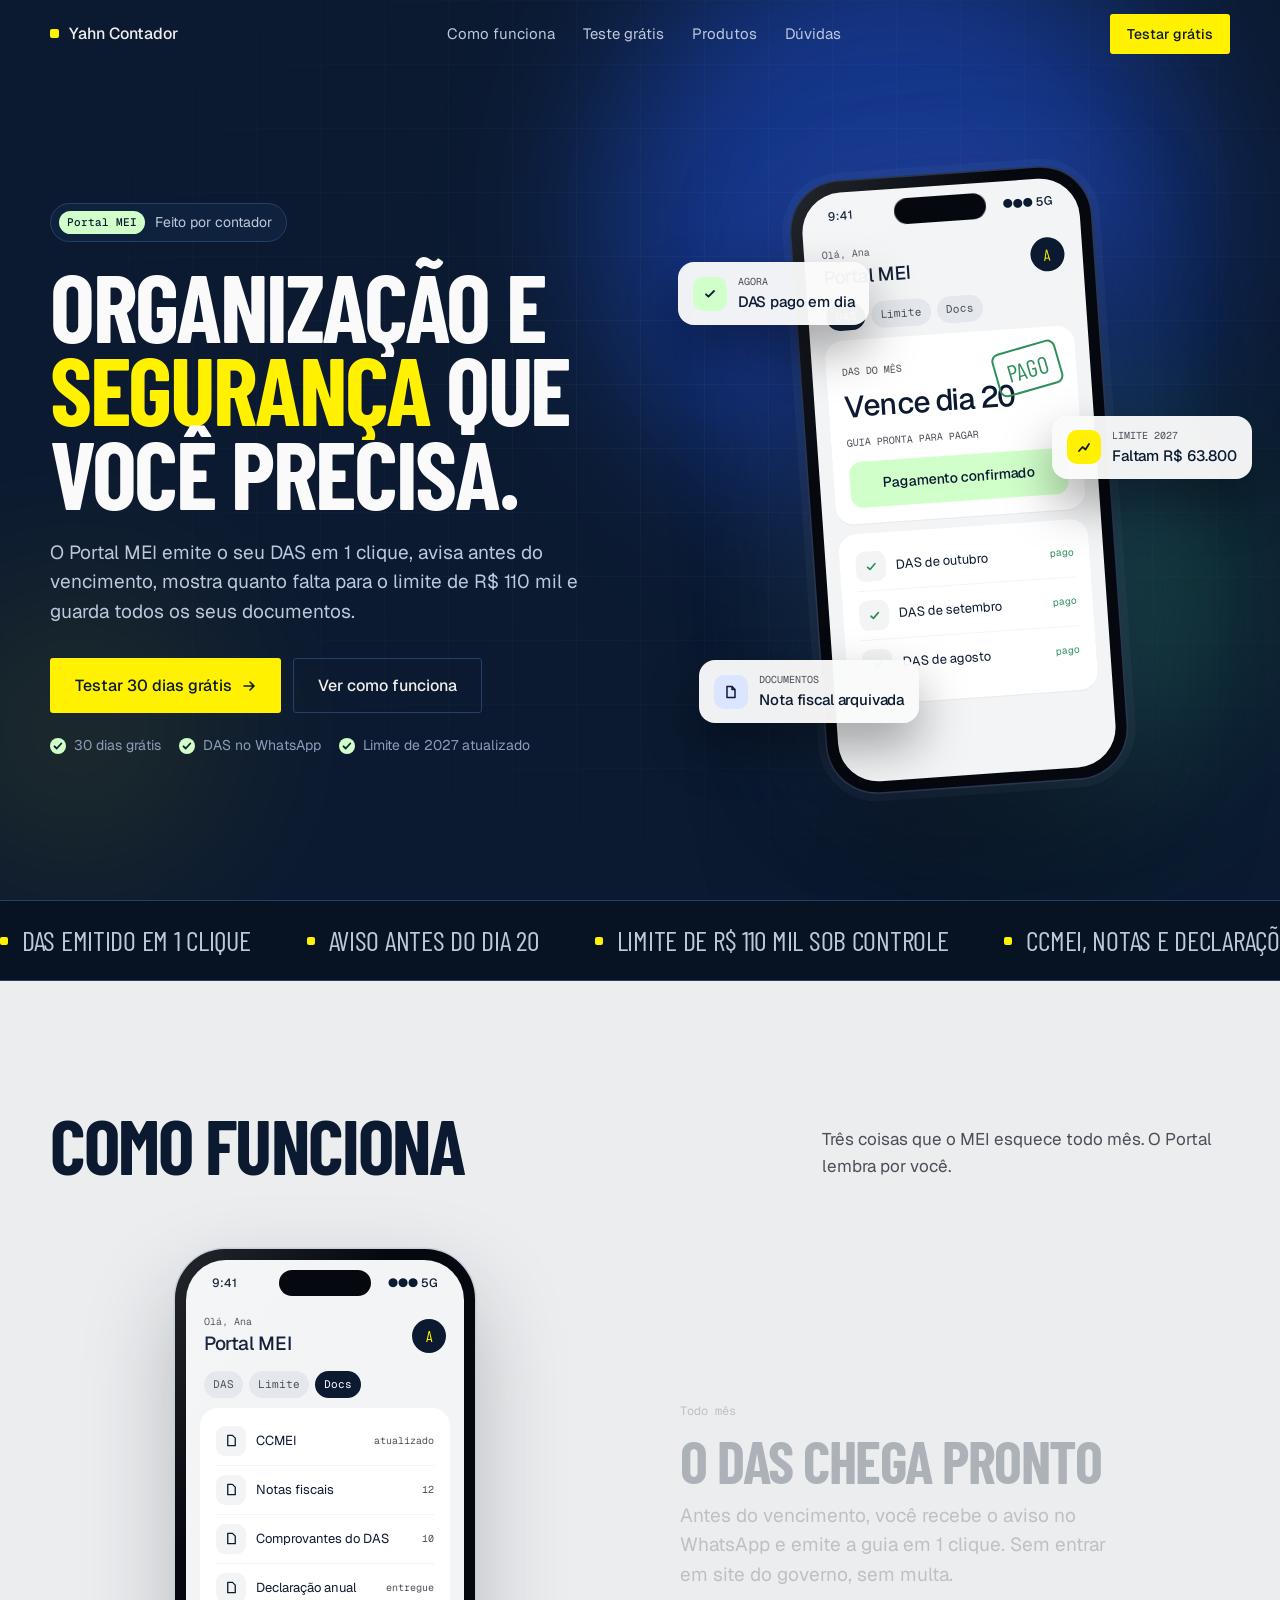
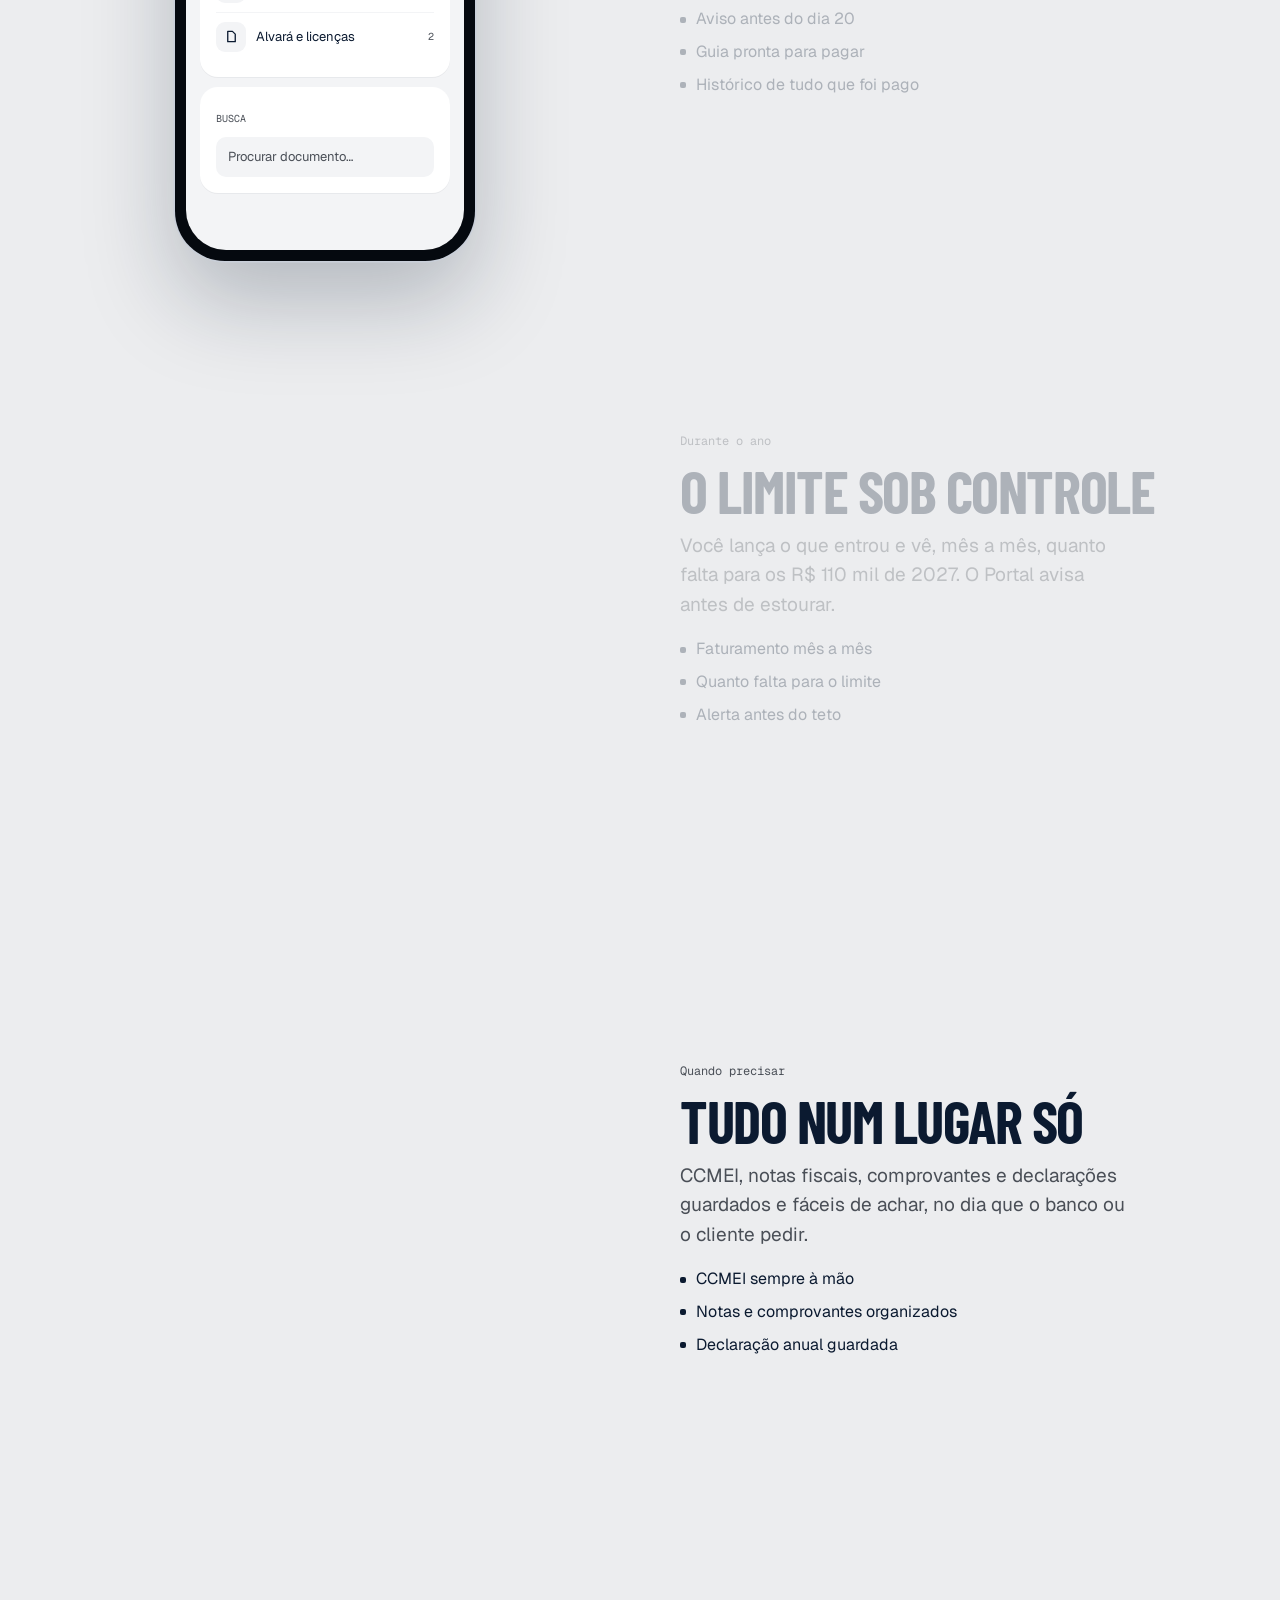
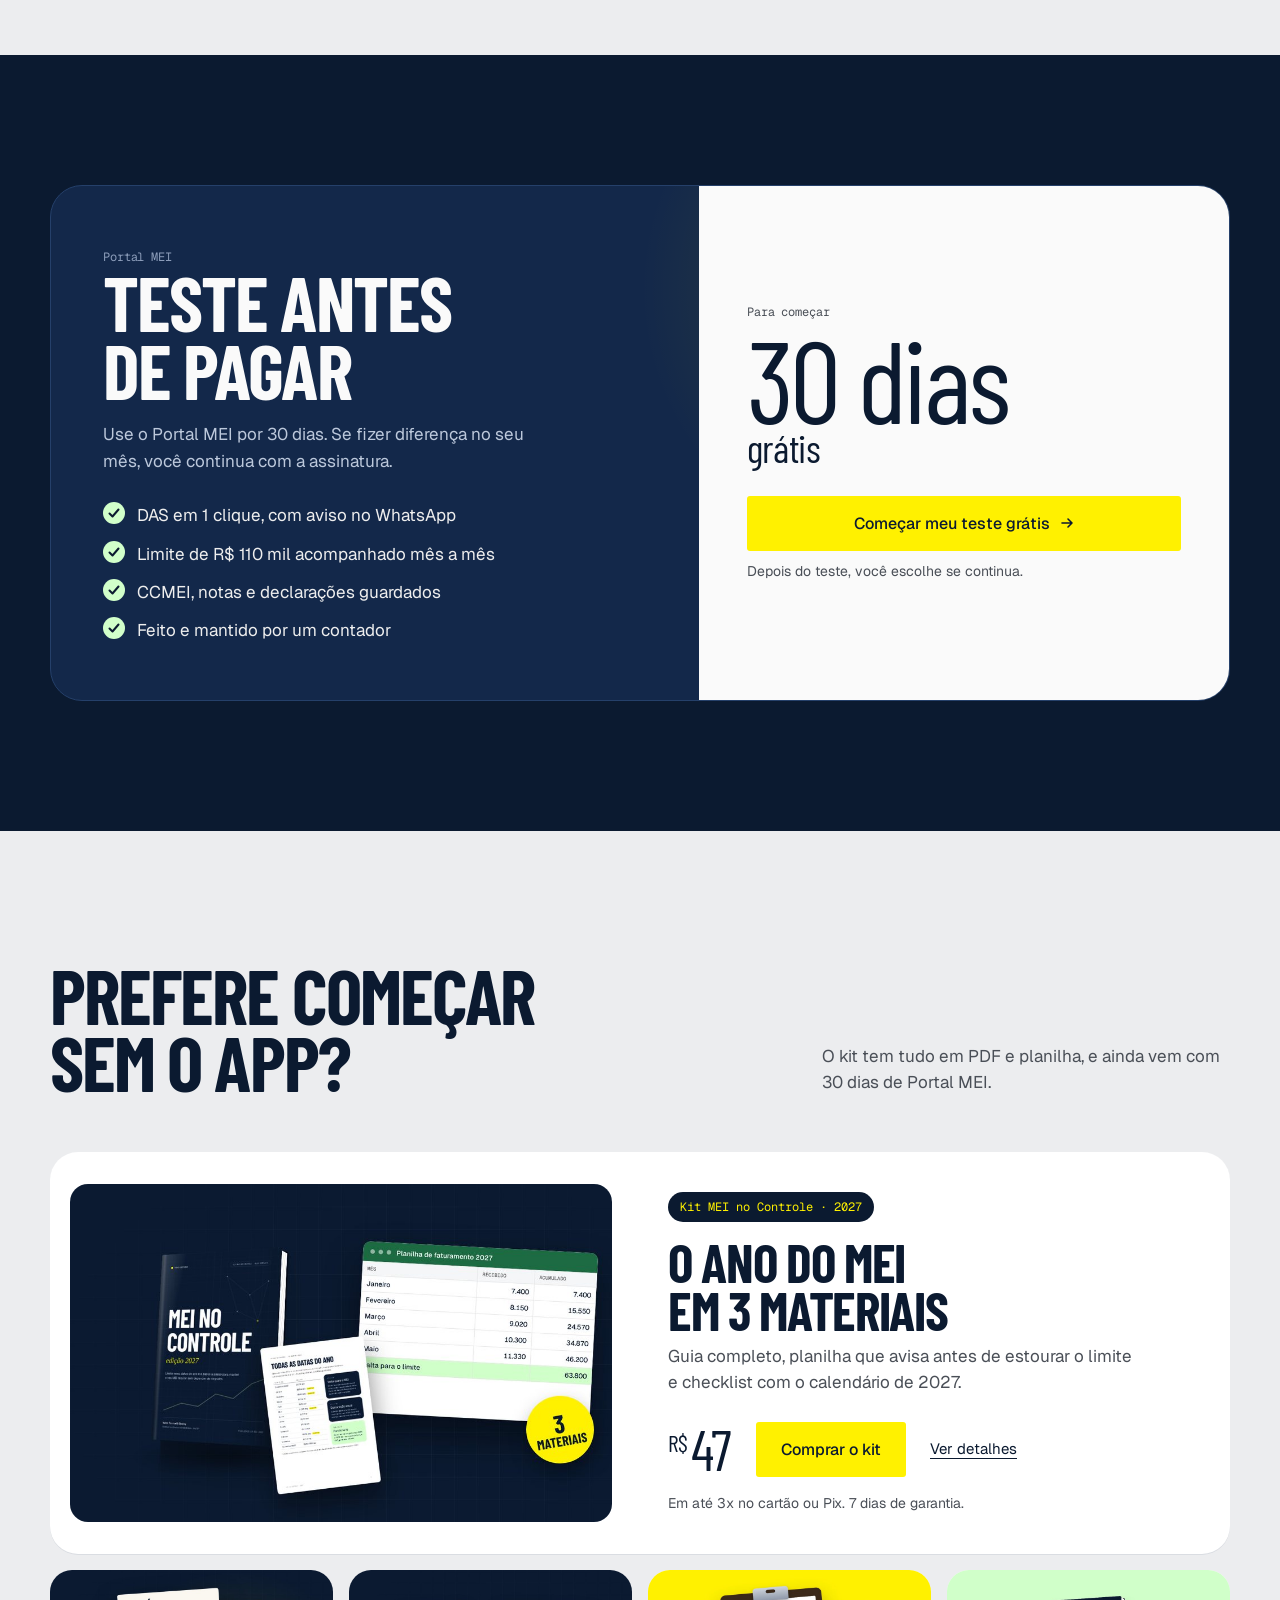
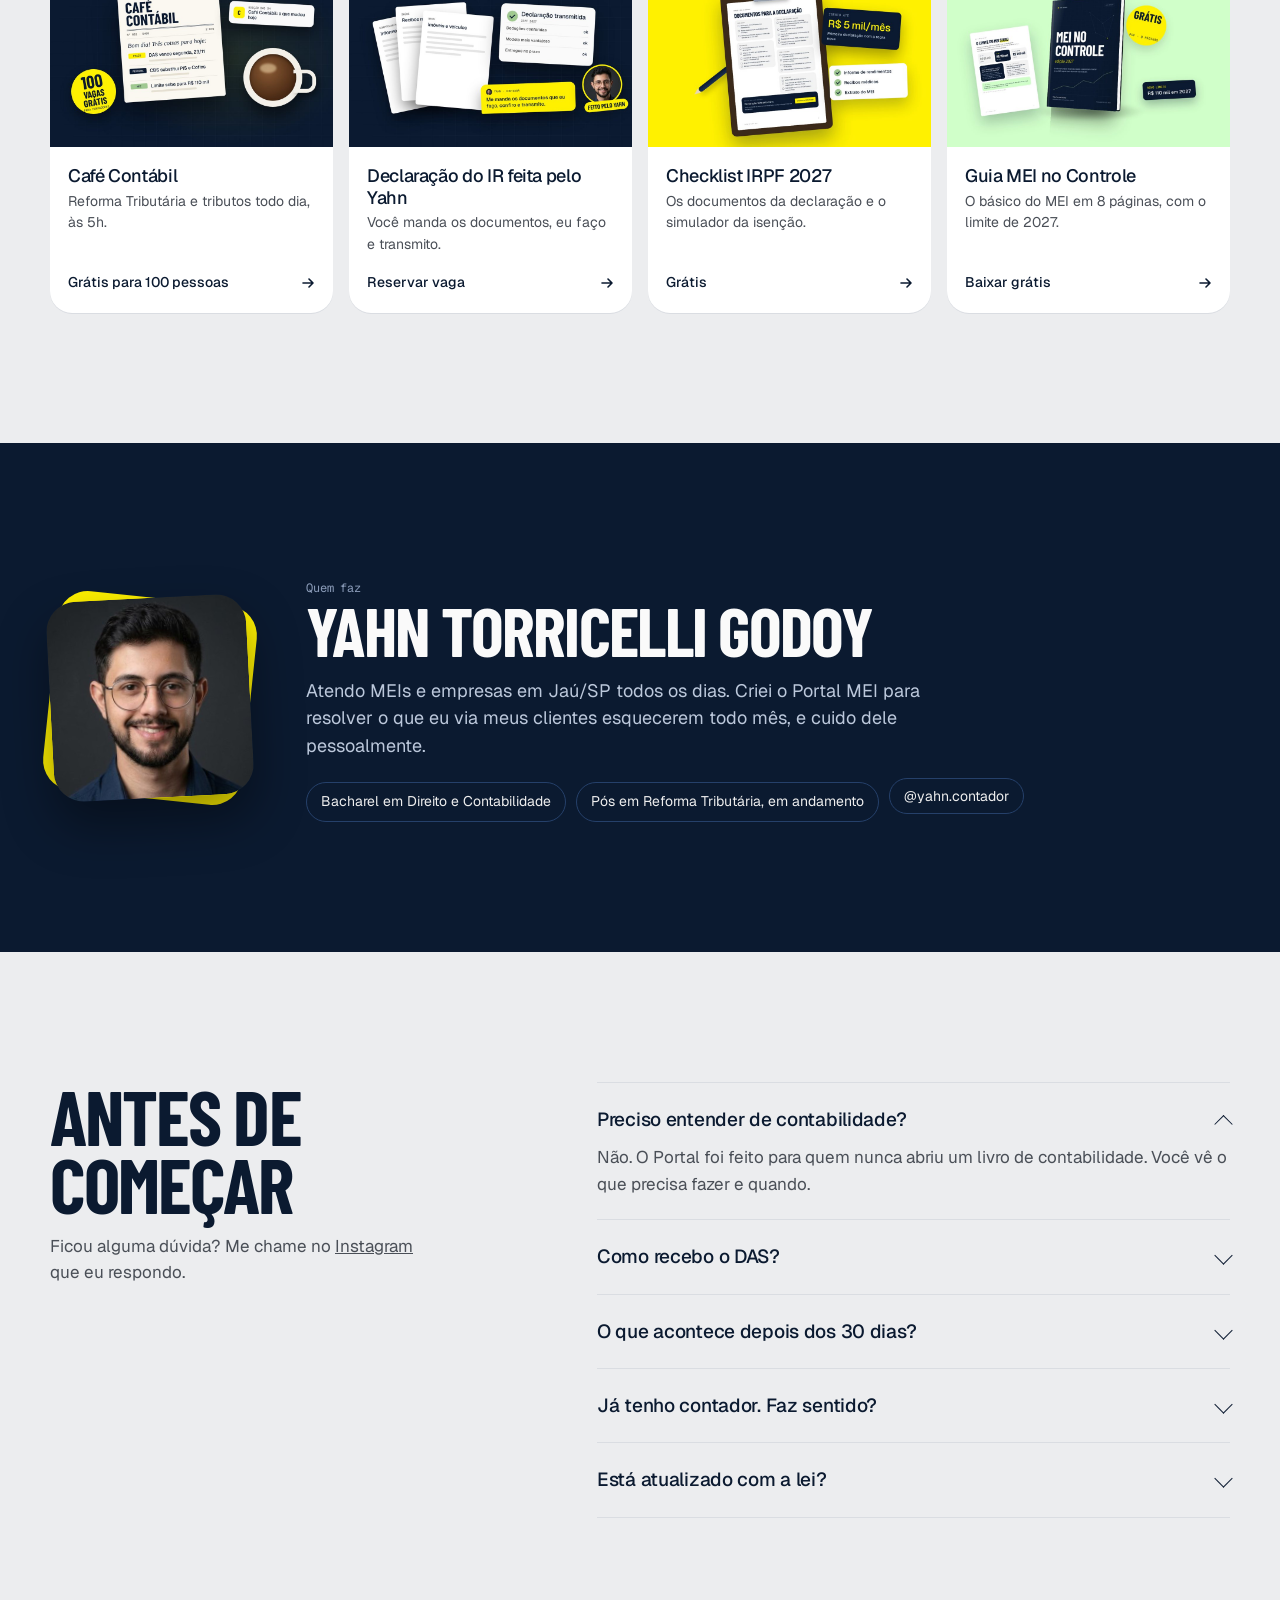
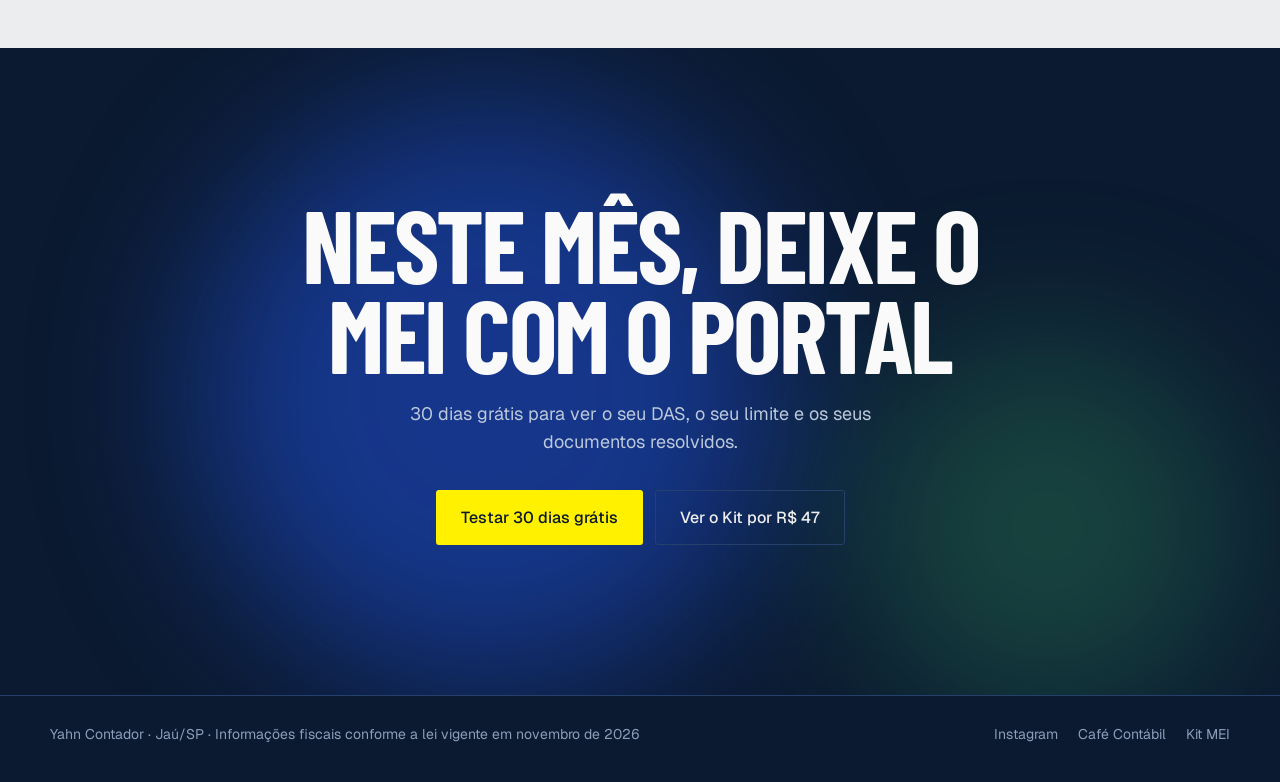
<file: index.html>
<!DOCTYPE html>
<html lang="pt-BR">
<head>
<meta charset="utf-8">
<meta name="viewport" content="width=device-width, initial-scale=1">
<title>Portal MEI · organização e segurança para o seu MEI · Yahn Contador</title>
<meta name="description" content="O Portal MEI emite o DAS, acompanha o limite de R$ 110 mil e guarda os documentos do seu MEI. Feito por contador. Teste 30 dias grátis.">
<meta name="theme-color" content="#0B1A30">
<link rel="preconnect" href="https://fonts.googleapis.com">
<link rel="preconnect" href="https://fonts.gstatic.com" crossorigin>
<link href="https://fonts.googleapis.com/css2?family=Barlow+Condensed:wght@700&family=Geist:wght@400;500&family=Geist+Mono:wght@400&family=Instrument+Serif:ital@0;1&display=swap" rel="stylesheet">
<style>
:root{
  --canvas:#0B1A30; --deep:#071222; --lift:#13284A; --stroke:#25406A; --muted:#8C9DBA; --stone:#BCC8DB;
  --bone:#EEEEEE; --chalk:#FAFAFA; --light:#ECEDEF; --card:#FFFFFF; --mist:#F3F4F6; --slate:#4A4F57; --line:#DADDE2;
  --act:#FFF100; --mint:#D1FFCA; --green:#A0CA92; --leaf:#2F8F5B; --blue:#4F7BFF;
  --display:"Barlow Condensed","Arial Narrow",Impact,sans-serif;
  --body:"Geist",Inter,system-ui,-apple-system,"Segoe UI",sans-serif;
  --mono:"Geist Mono",ui-monospace,Menlo,monospace;
  --serif:"Instrument Serif",Georgia,serif;
  --ease:cubic-bezier(.2,.7,.2,1);
  --spring:cubic-bezier(.34,1.56,.64,1);
}
*{box-sizing:border-box;margin:0;padding:0}
html{scroll-behavior:smooth}
body{background:var(--canvas);color:var(--bone);font-family:var(--body);font-size:17px;line-height:1.55;-webkit-font-smoothing:antialiased;overflow-x:hidden}
a{color:inherit}
img{max-width:100%;height:auto;display:block}
:focus-visible{outline:2px solid var(--act);outline-offset:3px;border-radius:4px}
.wrap{width:min(1180px,100% - 48px);margin-inline:auto}
.disp{font-family:var(--display);font-weight:700;text-transform:uppercase;line-height:.88;letter-spacing:-.025em;text-wrap:balance}
.serif{font-family:var(--serif);font-style:italic;font-weight:400}
.label{font-family:var(--mono);font-size:12px;letter-spacing:-.01em;color:var(--muted)}
.btn{position:relative;display:inline-flex;align-items:center;justify-content:center;gap:10px;font:500 16px var(--body);text-decoration:none;padding:16px 24px;border-radius:3px;border:1px solid transparent;cursor:pointer;transition:background .2s var(--ease),border-color .2s var(--ease),transform .2s var(--ease);overflow:hidden}
.btn-act{background:var(--act);color:var(--canvas)}
.btn-act:hover{background:#fff766}
.btn-act::after{content:"";position:absolute;inset:0;background:linear-gradient(110deg,transparent 30%,rgba(255,255,255,.65) 50%,transparent 70%);transform:translateX(-120%);animation:shine 4.5s var(--ease) 2.2s infinite}
@keyframes shine{0%,70%{transform:translateX(-120%)}100%{transform:translateX(120%)}}
.btn-line{border-color:var(--stroke);color:var(--bone)}
.btn-line:hover{border-color:var(--bone)}
.btn-dark{background:var(--canvas);color:var(--chalk)}
.btn-dark:hover{background:var(--lift)}
.btn .arr{display:inline-block;width:14px;height:14px;transition:transform .25s var(--ease)}
.btn:hover .arr{transform:translateX(3px)}
.link{font-size:15px;text-underline-offset:4px;text-decoration-thickness:1px}

/* topo */
.nav{position:fixed;inset:0 0 auto;z-index:50;transition:background .3s var(--ease),border-color .3s var(--ease);border-bottom:1px solid transparent}
.nav.on{background:rgba(11,26,48,.82);backdrop-filter:saturate(1.4) blur(14px);border-color:rgba(37,64,106,.6)}
.nav .wrap{display:flex;align-items:center;justify-content:space-between;height:68px;gap:20px}
.brand{display:flex;align-items:center;gap:10px;text-decoration:none;font-weight:500;font-size:16px}
.brand i{width:9px;height:9px;border-radius:2px;background:var(--act)}
.nav nav{display:flex;gap:28px;font-size:15px;color:var(--stone)}
.nav nav a{text-decoration:none;transition:color .2s}
.nav nav a:hover{color:var(--chalk)}
.nav .btn{padding:10px 16px;font-size:14px}
.nav .btn::after{display:none}

/* herói */
.hero{position:relative;min-height:100svh;display:flex;flex-direction:column;justify-content:center;padding:120px 0 60px;overflow:hidden;isolation:isolate}
.aura{position:absolute;inset:-20%;z-index:-2;pointer-events:none}
.aura i{position:absolute;border-radius:50%;filter:blur(80px);opacity:.55}
.aura i:nth-child(1){width:46vw;height:46vw;left:48%;top:8%;background:#1F4FD6;animation:drift 18s ease-in-out infinite alternate}
.aura i:nth-child(2){width:30vw;height:30vw;left:62%;top:46%;background:#2F8F5B;opacity:.35;animation:drift 22s ease-in-out -6s infinite alternate-reverse}
.aura i:nth-child(3){width:24vw;height:24vw;left:10%;top:60%;background:#FFF100;opacity:.07;animation:drift 26s ease-in-out -3s infinite alternate}
@keyframes drift{to{transform:translate(-8vw,6vh) scale(1.15)}}
.hero::before{content:"";position:absolute;inset:0;z-index:-1;pointer-events:none;background-image:linear-gradient(rgba(140,157,186,.07) 1px,transparent 1px),linear-gradient(90deg,rgba(140,157,186,.07) 1px,transparent 1px);background-size:64px 64px;-webkit-mask-image:radial-gradient(70% 70% at 60% 40%,#000,transparent);mask-image:radial-gradient(70% 70% at 60% 40%,#000,transparent)}
.hero-grid{display:grid;grid-template-columns:1.05fr .95fr;gap:40px;align-items:center}
.eyebrow{display:inline-flex;align-items:center;gap:10px;font-size:14px;color:var(--stone);border:1px solid var(--stroke);border-radius:999px;padding:7px 14px 7px 8px;background:rgba(19,40,74,.5)}
.eyebrow b{white-space:nowrap;font-weight:500;font-family:var(--mono);font-size:11px;background:var(--mint);color:var(--canvas);border-radius:999px;padding:3px 8px}
.hero h1{font-size:clamp(60px,7.4vw,120px);color:var(--chalk);margin-top:22px}
.hero h1 .w{display:inline-block;overflow:hidden;vertical-align:top;padding:.16em .02em .1em;margin:-.16em -.02em -.1em}
.hero-grid>*{min-width:0}
.hero h1 .w>span{display:inline-block}
.hero h1 em{font-style:normal;color:var(--act)}
.hero .lead{font-size:19px;color:var(--stone);max-width:29em;margin:24px 0 32px}
.ctas{display:flex;gap:12px;flex-wrap:wrap;align-items:center}
.small{display:flex;gap:18px;flex-wrap:wrap;margin-top:22px;font-size:14px;color:var(--muted)}
.small span{display:inline-flex;align-items:center;gap:8px}
.small span::before{content:"";width:16px;height:16px;border-radius:50%;background:var(--mint) url("data:image/svg+xml,%3Csvg xmlns='http://www.w3.org/2000/svg' viewBox='0 0 16 16'%3E%3Cpath d='M4.5 8.3l2.2 2.2 4.6-5' fill='none' stroke='%230B1A30' stroke-width='1.8' stroke-linecap='round' stroke-linejoin='round'/%3E%3C/svg%3E") center/16px no-repeat}

/* celular */
.stage{position:relative;height:640px;display:grid;place-items:center}
.phone{position:relative;width:300px;height:612px;border-radius:50px;background:#05090F;padding:11px;box-shadow:0 0 0 1.5px #2a3550,0 0 0 9px rgba(255,255,255,.03),0 60px 120px rgba(0,0,0,.55),0 0 120px rgba(79,123,255,.25)}
.phone::after{content:"";position:absolute;inset:0;border-radius:50px;pointer-events:none;background:linear-gradient(125deg,rgba(255,255,255,.12),transparent 30%)}
.scr{position:relative;width:100%;height:100%;border-radius:40px;overflow:hidden;background:var(--mist);color:var(--canvas)}
.island{position:absolute;left:50%;top:10px;width:92px;height:26px;border-radius:20px;background:#05090F;transform:translateX(-50%);z-index:6}
.sbar{display:flex;justify-content:space-between;padding:14px 26px 0;font-size:12px;font-weight:500;height:40px}
.app-h{display:flex;justify-content:space-between;align-items:center;padding:14px 18px 8px}
.app-h b{font-size:19px;letter-spacing:-.02em;font-weight:500}
.app-h small{display:block;font-family:var(--mono);font-size:10px;color:var(--slate)}
.av{width:34px;height:34px;border-radius:50%;background:var(--canvas);color:var(--act);display:grid;place-items:center;font-family:var(--display);font-size:16px}
.tabs{display:flex;gap:6px;padding:4px 18px 10px}
.tabs span{font-size:11px;font-family:var(--mono);padding:5px 9px;border-radius:999px;background:#e4e7ec;color:var(--slate);transition:background .3s,color .3s}
.tabs span.on{background:var(--canvas);color:var(--chalk)}
.views{position:relative;height:430px}
.view{position:absolute;inset:0;padding:0 14px;display:grid;gap:10px;align-content:start;opacity:0;transform:translateX(24px);transition:opacity .5s var(--ease),transform .5s var(--ease);pointer-events:none}
.view.on{opacity:1;transform:none}
.view.out{opacity:0;transform:translateX(-24px)}
.box{background:#fff;border-radius:18px;padding:16px;box-shadow:0 1px 0 rgba(11,26,48,.05)}
.box .k{font-family:var(--mono);font-size:10px;color:var(--slate);text-transform:uppercase}
.box .v{font-size:30px;letter-spacing:-.03em;font-weight:500;margin-top:2px;font-variant-numeric:tabular-nums}
.pay{margin-top:12px;display:flex;align-items:center;justify-content:center;gap:8px;background:var(--act);border-radius:12px;padding:12px;font-size:14px;font-weight:500;position:relative;overflow:hidden}
.pay.done{background:var(--mint)}
.row{display:flex;align-items:center;gap:10px;padding:9px 0;font-size:13px;border-top:1px solid var(--mist)}
.row:first-child{border:0;padding-top:2px}
.row i{width:30px;height:30px;border-radius:9px;background:var(--mist);flex:none;display:grid;place-items:center}
.row i svg{width:15px;height:15px}
.row span{margin-left:auto;font-family:var(--mono);font-size:10px;color:var(--slate)}
.row span.ok{color:var(--leaf)}
.meter{height:12px;border-radius:6px;background:#e4e7ec;overflow:hidden;margin-top:12px}
.meter i{display:block;height:100%;width:0;border-radius:6px;background:linear-gradient(90deg,var(--canvas),#1F4FD6);transition:width 1.4s var(--ease)}
.bars{display:flex;align-items:flex-end;gap:6px;height:90px;margin-top:8px}
.bars i{flex:1;border-radius:5px 5px 2px 2px;background:#cdd6ea;height:0;transition:height .9s var(--ease)}
.bars i.hi{background:var(--canvas)}
.months{display:flex;gap:6px;margin-top:6px}
.months span{flex:1;text-align:center;font-family:var(--mono);font-size:9px;color:var(--slate)}
.warn{display:flex;gap:10px;align-items:center;background:#FFF9C2;border-radius:14px;padding:12px 14px;font-size:13px}
.warn b{font-weight:500}
.notif{position:absolute;left:10px;right:10px;top:46px;z-index:5;background:rgba(255,255,255,.92);backdrop-filter:blur(10px);border-radius:18px;padding:11px 12px;display:flex;gap:10px;align-items:center;box-shadow:0 14px 30px rgba(11,26,48,.18);transform:translateY(-220%);opacity:0;transition:transform .6s var(--spring),opacity .3s}
.notif.on{transform:none;opacity:1}
.notif .ic{width:36px;height:36px;border-radius:10px;background:var(--canvas);color:var(--act);display:grid;place-items:center;font-family:var(--display);font-size:16px;flex:none}
.notif small{display:flex;justify-content:space-between;font-size:10px;font-family:var(--mono);color:var(--slate);text-transform:uppercase}
.notif p{font-size:13px;line-height:1.3;font-weight:500}
.stamp{position:absolute;right:16px;top:18px;font-family:var(--display);font-size:24px;color:var(--leaf);border:2.5px solid var(--leaf);border-radius:8px;padding:2px 10px;transform:rotate(-12deg) scale(2);opacity:0;transition:opacity .3s,transform .45s var(--spring)}
.stamp.on{opacity:1;transform:rotate(-12deg) scale(1)}

/* chips em volta */
.float{position:absolute;z-index:3;background:rgba(250,250,250,.96);color:var(--canvas);border-radius:16px;padding:12px 15px;box-shadow:0 24px 50px rgba(0,0,0,.35);display:flex;align-items:center;gap:11px;animation:bob 6s ease-in-out infinite}
.float .d{width:34px;height:34px;border-radius:10px;display:grid;place-items:center;flex:none}
.float small{display:block;font-family:var(--mono);font-size:10px;color:var(--slate);text-transform:uppercase}
.float b{display:block;font-weight:500;font-size:15px;letter-spacing:-.01em;white-space:nowrap}
.f1{left:-2%;top:16%}.f1 .d{background:var(--mint)}
.f2{right:-4%;top:40%;animation-delay:-2s}.f2 .d{background:var(--act)}
.f3{left:2%;bottom:12%;animation-delay:-4s}.f3 .d{background:#DCE5FF}
@keyframes bob{50%{transform:translateY(-10px)}}

/* faixa */
.strip{border-block:1px solid var(--stroke);background:var(--deep);overflow:hidden}
.strip .track{display:flex;gap:56px;width:max-content;padding:18px 0;animation:roll 40s linear infinite}
.strip span{display:inline-flex;align-items:center;gap:14px;font-family:var(--display);font-size:28px;text-transform:uppercase;color:var(--stone);white-space:nowrap;letter-spacing:-.01em}
.strip span i{width:8px;height:8px;border-radius:2px;background:var(--act)}
@keyframes roll{to{transform:translateX(-50%)}}

/* seções */
.band{padding:130px 0}
.light{background:var(--light);color:var(--canvas)}
.head{display:flex;justify-content:space-between;align-items:end;gap:40px;margin-bottom:56px}
.head h2{font-size:clamp(50px,6vw,88px)}
.head p{max-width:24em;color:var(--slate)}
.dark .head p{color:var(--stone)}
.reveal{opacity:0;transform:translateY(28px);transition:opacity .8s var(--ease),transform .8s var(--ease)}
.reveal.in{opacity:1;transform:none}

/* como funciona: celular fixo */
.how{display:grid;grid-template-columns:1fr 1fr;gap:80px}
.how .pin{position:sticky;top:110px;height:640px;display:grid;place-items:center}
.how .phone{box-shadow:0 0 0 1.5px #c9cfd9,0 40px 90px rgba(11,26,48,.25)}
.steps{display:grid;gap:0}
.step{min-height:70vh;display:flex;flex-direction:column;justify-content:center;padding:40px 0;opacity:.28;transition:opacity .5s var(--ease)}
.step.on{opacity:1}
.step .n{font-family:var(--mono);font-size:12px;color:var(--slate)}
.step h3{font-size:clamp(44px,4.6vw,68px);margin:14px 0 14px}
.step p{font-size:19px;color:var(--slate);max-width:24em}
.step ul{list-style:none;margin-top:18px;display:grid;gap:8px}
.step li{display:flex;gap:10px;align-items:center;font-size:16px}
.step li::before{content:"";width:6px;height:6px;border-radius:2px;background:var(--canvas)}
.step .mini{display:none}

/* oferta */
.plan{position:relative;display:grid;grid-template-columns:1.1fr .9fr;gap:0;border-radius:32px;overflow:hidden;background:var(--lift);border:1px solid var(--stroke)}
.plan::before{content:"";position:absolute;inset:-40% -10% auto auto;width:60%;height:120%;background:radial-gradient(closest-side,rgba(255,241,0,.18),transparent);pointer-events:none}
.plan .l{padding:56px 52px;position:relative}
.plan h2{font-size:clamp(54px,6vw,92px);color:var(--chalk)}
.plan .l p{color:var(--stone);margin:18px 0 28px;max-width:26em}
.ticks{list-style:none;display:grid;gap:12px}
.ticks li{display:grid;grid-template-columns:22px 1fr;gap:12px;align-items:start}
.ticks li::before{content:"";width:22px;height:22px;border-radius:50%;background:var(--mint) url("data:image/svg+xml,%3Csvg xmlns='http://www.w3.org/2000/svg' viewBox='0 0 22 22'%3E%3Cpath d='M6.5 11.5l3 3 6-7' fill='none' stroke='%230B1A30' stroke-width='2' stroke-linecap='round' stroke-linejoin='round'/%3E%3C/svg%3E") center/22px no-repeat}
.plan .r{position:relative;background:var(--chalk);color:var(--canvas);padding:56px 48px;display:flex;flex-direction:column;justify-content:center;gap:10px}
.plan .r .label{color:var(--slate)}
.big{font-family:var(--display);font-size:clamp(84px,9vw,140px);line-height:.82;letter-spacing:-.03em}
.big small{display:block;font-size:.34em;letter-spacing:-.01em;margin-top:6px}
.plan .r .btn{margin-top:22px}
.plan .r .note{font-size:14px;color:var(--slate)}

/* kit e vitrine */
.kit{display:grid;grid-template-columns:1fr 1fr;align-items:center;gap:56px;background:var(--card);border-radius:28px;padding:20px;box-shadow:0 1px 0 var(--line)}
.kit .im{border-radius:18px;overflow:hidden}
.kit .tx{padding:20px 24px 20px 0}
.chip{display:inline-flex;align-items:center;font-family:var(--mono);font-size:12px;background:var(--canvas);color:var(--act);border-radius:999px;padding:6px 12px}
.kit h3{font-size:clamp(42px,4.2vw,62px);margin:16px 0 10px}
.kit p{color:var(--slate);max-width:28em}
.kit .buy{display:flex;align-items:center;gap:24px;margin-top:26px;flex-wrap:wrap}
.kit .pr{font-family:var(--display);font-size:56px;line-height:.85}
.kit .pr small{font-size:.42em;vertical-align:.8em;margin-right:3px}
.kit .g{font-size:14px;color:var(--slate);margin-top:16px}

.more{display:grid;grid-template-columns:repeat(4,1fr);gap:16px;margin-top:16px}
.mc{background:var(--card);border-radius:22px;overflow:hidden;text-decoration:none;display:flex;flex-direction:column;box-shadow:0 1px 0 var(--line);transition:transform .35s var(--ease),box-shadow .35s var(--ease)}
.mc:hover{transform:translateY(-5px);box-shadow:0 1px 0 var(--line),0 24px 48px rgba(11,26,48,.12)}
.mc .im{aspect-ratio:16/10;overflow:hidden}
.mc .im img{width:100%;height:100%;object-fit:cover;transition:transform .6s var(--ease)}
.mc:hover .im img{transform:scale(1.04)}
.mc .tx{padding:18px 18px 20px;display:flex;flex-direction:column;gap:4px;flex:1}
.mc h4{font-weight:500;font-size:18px;letter-spacing:-.02em;line-height:1.2}
.mc p{font-size:14px;color:var(--slate)}
.mc .go{margin-top:auto;padding-top:12px;display:flex;justify-content:space-between;align-items:center;font-size:14px;font-weight:500}
.mc .go svg{transition:transform .25s var(--ease)}
.mc:hover .go svg{transform:translateX(4px)}

/* quem faz */
.who{display:grid;grid-template-columns:auto 1fr;gap:56px;align-items:center}
.ph{width:200px;height:200px;position:relative}
.ph::before{content:"";position:absolute;inset:0;border-radius:30px;background:var(--act);transform:rotate(6deg)}
.ph img{position:relative;width:100%;height:100%;object-fit:cover;border-radius:30px;transform:rotate(-3deg);box-shadow:0 24px 50px rgba(0,0,0,.4)}
.who h2{font-size:clamp(46px,5.4vw,80px);color:var(--chalk)}
.who p{color:var(--stone);max-width:36em;margin-top:16px;font-size:18px}
.who .creds{display:flex;gap:10px;flex-wrap:wrap;margin-top:22px}
.who .creds span{font-size:14px;border:1px solid var(--stroke);border-radius:999px;padding:8px 14px;color:var(--bone)}

/* dúvidas */
.faq{display:grid;grid-template-columns:1fr 1.3fr;gap:60px}
.faq h2{font-size:clamp(50px,6vw,88px)}
.faq .side p{color:var(--slate);margin-top:16px;max-width:22em}
details{border-top:1px solid var(--line);padding:22px 0}
details:last-child{border-bottom:1px solid var(--line)}
summary{cursor:pointer;list-style:none;display:flex;justify-content:space-between;gap:20px;font-weight:500;font-size:19px;letter-spacing:-.015em}
summary::-webkit-details-marker{display:none}
summary::after{content:"";width:12px;height:12px;flex:none;margin-top:7px;border-right:1.5px solid currentColor;border-bottom:1.5px solid currentColor;transform:rotate(45deg);transition:transform .25s var(--ease)}
details[open] summary::after{transform:rotate(-135deg) translate(-4px,-4px)}
details p{color:var(--slate);margin-top:10px;max-width:40em}

/* final */
.end{position:relative;text-align:center;padding:150px 0;overflow:hidden;isolation:isolate}
.end .aura i:nth-child(1){left:25%;top:20%}
.end h2{font-size:clamp(60px,8vw,128px);color:var(--chalk);max-width:10em;margin:0 auto}
.end p{color:var(--stone);margin:22px auto 34px;max-width:30em;font-size:18px}
.end .ctas{justify-content:center}

footer{border-top:1px solid var(--stroke);padding:28px 0 36px;font-size:14px;color:var(--muted)}
footer .wrap{display:flex;justify-content:space-between;gap:16px;flex-wrap:wrap}
footer nav{display:flex;gap:20px}
footer a{text-decoration:none}
footer a:hover{color:var(--chalk)}

/* barra fixa no celular */
.mbar{display:none}

/* entrada do topo */
.js .hero h1 .w>span{transform:translateY(105%)}
.js .hero .fade{opacity:0;transform:translateY(14px)}
.js .stage .phone{opacity:0;transform:translateY(40px) rotate(-4deg)}
.js .stage .float{opacity:0}
.ready .hero h1 .w>span{transform:none;transition:transform .9s var(--ease) calc(var(--i)*70ms)}
.ready .hero .fade{opacity:1;transform:none;transition:opacity .8s var(--ease) .45s,transform .8s var(--ease) .45s}
.ready .stage .phone{opacity:1;transform:rotate(-4deg);transition:opacity 1s var(--ease) .3s,transform 1.2s var(--spring) .3s}
.ready .stage .float{opacity:1;transition:opacity .6s var(--ease) calc(1s + var(--d,0s))}

@media (max-width:1020px){
  .hero-grid,.plan,.kit,.faq{grid-template-columns:1fr}
  .stage{height:600px}
  .how{grid-template-columns:1fr;gap:0}
  .how .pin{display:none}
  .step{min-height:auto;opacity:1;padding:28px 0}
  .step .mini{display:block;margin-top:24px}
  .more{grid-template-columns:1fr 1fr}
  .kit .tx{padding:8px 16px 20px}
}
@media (max-width:640px){
  .wrap{width:calc(100% - 36px)}
  .nav nav{display:none}
  .nav .btn{display:none}
  .hero{min-height:auto;padding:104px 0 40px}
  .hero .lead{font-size:17px}
  .hero h1{font-size:clamp(40px,13vw,60px)}
  .ctas{flex-direction:column;align-items:stretch}
  .stage{height:560px;margin-top:20px}
  .phone{transform-origin:center top}
  .ready .stage .phone{transform:scale(.88) rotate(-3deg)}
  .f1{left:-8px;top:6%}.f2{right:-8px;top:46%}.f3{left:-6px;bottom:6%}
  .float{padding:9px 11px;gap:9px}.float .d{width:28px;height:28px}.float b{font-size:13px}
  .strip span{font-size:22px}
  .band{padding:84px 0}
  .head{flex-direction:column;align-items:flex-start;gap:12px;margin-bottom:36px}
  .plan .l,.plan .r{padding:34px 24px}
  .more{grid-template-columns:1fr}
  .who{grid-template-columns:1fr;gap:30px}.ph{width:140px;height:140px}
  .end{padding:100px 0 120px}
  .mbar{display:flex;position:fixed;left:12px;right:12px;bottom:12px;z-index:60;gap:10px;align-items:center;justify-content:space-between;background:rgba(11,26,48,.92);backdrop-filter:blur(12px);border:1px solid var(--stroke);border-radius:16px;padding:10px 10px 10px 16px;transform:translateY(140%);transition:transform .45s var(--spring)}
  .mbar.on{transform:none}
  .mbar small{display:block;font-family:var(--mono);font-size:10px;color:var(--muted)}
  .mbar b{font-weight:500;font-size:15px;color:var(--chalk)}
  .mbar .btn{padding:12px 16px;font-size:14px}
  footer{padding-bottom:100px}
}
@media (prefers-reduced-motion:reduce){
  *,*::before,*::after{animation:none!important;transition:none!important;scroll-behavior:auto!important}
  .reveal{opacity:1;transform:none}
}
</style>
</head>
<body>
<script>document.documentElement.classList.add('js')</script>

<header class="nav" id="nav"><div class="wrap">
  <a class="brand" href="#topo"><i></i>Yahn Contador</a>
  <nav aria-label="Seções"><a href="#como">Como funciona</a><a href="#plano">Teste grátis</a><a href="#produtos">Produtos</a><a href="#duvidas">Dúvidas</a></nav>
  <a class="btn btn-act" href="https://portal-mei.app">Testar grátis</a>
</div></header>

<main id="topo">
  <section class="hero">
    <div class="aura" aria-hidden="true"><i></i><i></i><i></i></div>
    <div class="wrap hero-grid">
      <div>
        <span class="eyebrow fade"><b>Portal MEI</b>Feito por contador</span>
        <h1 class="disp" id="h1">Organização e <em>segurança</em> que você precisa.</h1>
        <p class="lead fade">O Portal MEI emite o seu DAS em 1 clique, avisa antes do vencimento, mostra quanto falta para o limite de R$ 110 mil e guarda todos os seus documentos.</p>
        <div class="ctas fade">
          <a class="btn btn-act" href="https://portal-mei.app">Testar 30 dias grátis <svg class="arr" viewBox="0 0 14 14" fill="none"><path d="M2 7h10M8 3l4 4-4 4" stroke="currentColor" stroke-width="1.6" stroke-linecap="round" stroke-linejoin="round"/></svg></a>
          <a class="btn btn-line" href="#como">Ver como funciona</a>
        </div>
        <div class="small fade"><span>30 dias grátis</span><span>DAS no WhatsApp</span><span>Limite de 2027 atualizado</span></div>
      </div>

      <div class="stage" aria-label="Demonstração do Portal MEI com dados de exemplo">
        <div class="phone" id="hero-phone"></div>
        <div class="float f1" style="--d:0s"><span class="d"><svg width="16" height="16" viewBox="0 0 16 16" fill="none"><path d="M4 8.3l2.4 2.4L12 5" stroke="#0B1A30" stroke-width="1.8" stroke-linecap="round" stroke-linejoin="round"/></svg></span><div><small>Agora</small><b>DAS pago em dia</b></div></div>
        <div class="float f2" style="--d:.2s"><span class="d"><svg width="16" height="16" viewBox="0 0 16 16" fill="none"><path d="M3 12l3.5-4 3 2.5L13 5" stroke="#0B1A30" stroke-width="1.8" stroke-linecap="round" stroke-linejoin="round"/></svg></span><div><small>Limite 2027</small><b>Faltam R$ 63.800</b></div></div>
        <div class="float f3" style="--d:.4s"><span class="d"><svg width="16" height="16" viewBox="0 0 16 16" fill="none"><path d="M4 2.5h5l3 3v8H4z" stroke="#0B1A30" stroke-width="1.5" stroke-linejoin="round"/><path d="M9 2.5v3h3" stroke="#0B1A30" stroke-width="1.5" stroke-linejoin="round"/></svg></span><div><small>Documentos</small><b>Nota fiscal arquivada</b></div></div>
      </div>
    </div>
  </section>

  <div class="strip" aria-hidden="true"><div class="track" id="track">
    <span><i></i>DAS emitido em 1 clique</span><span><i></i>Aviso antes do dia 20</span><span><i></i>Limite de R$ 110 mil sob controle</span><span><i></i>CCMEI, notas e declarações num lugar só</span><span><i></i>Feito por contador</span>
  </div></div>

  <section id="como" class="band light">
    <div class="wrap">
      <div class="head reveal"><h2 class="disp">Como funciona</h2><p>Três coisas que o MEI esquece todo mês. O Portal lembra por você.</p></div>
      <div class="how">
        <div class="pin"><div class="phone" id="how-phone"></div></div>
        <div class="steps">
          <article class="step" data-v="0">
            <span class="n">Todo mês</span>
            <h3 class="disp">O DAS chega pronto</h3>
            <p>Antes do vencimento, você recebe o aviso no WhatsApp e emite a guia em 1 clique. Sem entrar em site do governo, sem multa.</p>
            <ul><li>Aviso antes do dia 20</li><li>Guia pronta para pagar</li><li>Histórico de tudo que foi pago</li></ul>
            <div class="mini" data-mini="0"></div>
          </article>
          <article class="step" data-v="1">
            <span class="n">Durante o ano</span>
            <h3 class="disp">O limite sob controle</h3>
            <p>Você lança o que entrou e vê, mês a mês, quanto falta para os R$ 110 mil de 2027. O Portal avisa antes de estourar.</p>
            <ul><li>Faturamento mês a mês</li><li>Quanto falta para o limite</li><li>Alerta antes do teto</li></ul>
            <div class="mini" data-mini="1"></div>
          </article>
          <article class="step" data-v="2">
            <span class="n">Quando precisar</span>
            <h3 class="disp">Tudo num lugar só</h3>
            <p>CCMEI, notas fiscais, comprovantes e declarações guardados e fáceis de achar, no dia que o banco ou o cliente pedir.</p>
            <ul><li>CCMEI sempre à mão</li><li>Notas e comprovantes organizados</li><li>Declaração anual guardada</li></ul>
            <div class="mini" data-mini="2"></div>
          </article>
        </div>
      </div>
    </div>
  </section>

  <section id="plano" class="band">
    <div class="wrap">
      <div class="plan reveal">
        <div class="l">
          <span class="label">Portal MEI</span>
          <h2 class="disp">Teste antes de pagar</h2>
          <p>Use o Portal MEI por 30 dias. Se fizer diferença no seu mês, você continua com a assinatura.</p>
          <ul class="ticks" style="color:var(--bone)">
            <li>DAS em 1 clique, com aviso no WhatsApp</li>
            <li>Limite de R$ 110 mil acompanhado mês a mês</li>
            <li>CCMEI, notas e declarações guardados</li>
            <li>Feito e mantido por um contador</li>
          </ul>
        </div>
        <div class="r">
          <span class="label">Para começar</span>
          <div class="big">30 dias<small>grátis</small></div>
          <a class="btn btn-act" href="https://portal-mei.app">Começar meu teste grátis <svg class="arr" viewBox="0 0 14 14" fill="none"><path d="M2 7h10M8 3l4 4-4 4" stroke="currentColor" stroke-width="1.6" stroke-linecap="round" stroke-linejoin="round"/></svg></a>
          <span class="note">Depois do teste, você escolhe se continua.</span>
        </div>
      </div>
    </div>
  </section>

  <section id="produtos" class="band light">
    <div class="wrap">
      <div class="head reveal"><h2 class="disp">Prefere começar sem o app?</h2><p>O kit tem tudo em PDF e planilha, e ainda vem com 30 dias de Portal MEI.</p></div>
      <article class="kit reveal">
        <div class="im"><img src="img/kit-mei-no-controle.jpg" alt="Kit MEI no Controle: guia, planilha e checklist" width="960" height="600" loading="lazy"></div>
        <div class="tx">
          <span class="chip">Kit MEI no Controle · 2027</span>
          <h3 class="disp">O ano do MEI em 3 materiais</h3>
          <p>Guia completo, planilha que avisa antes de estourar o limite e checklist com o calendário de 2027.</p>
          <div class="buy">
            <span class="pr"><small>R$</small>47</span>
            <a class="btn btn-act" href="https://pay.kiwify.com.br/7QfvuAv">Comprar o kit</a>
            <a class="link" href="https://ytorricelli-lab.github.io/hub-yahn-contador/kit/">Ver detalhes</a>
          </div>
          <p class="g">Em até 3x no cartão ou Pix. 7 dias de garantia.</p>
        </div>
      </article>
      <div class="more">
        <a class="mc reveal" href="https://ytorricelli-lab.github.io/hub-yahn-contador/cafe/"><div class="im"><img src="img/cafe-contabil.jpg" alt="Café Contábil" loading="lazy" width="960" height="600"></div><div class="tx"><h4>Café Contábil</h4><p>Reforma Tributária e tributos todo dia, às 5h.</p><span class="go">Grátis para 100 pessoas <svg width="14" height="14" viewBox="0 0 14 14" fill="none"><path d="M2 7h10M8 3l4 4-4 4" stroke="currentColor" stroke-width="1.6" stroke-linecap="round" stroke-linejoin="round"/></svg></span></div></a>
        <a class="mc reveal" href="https://wa.me/5514991696399?text=Ol%C3%A1%2C%20Yahn%21%20Vim%20pelo%20site%20e%20quero%20reservar%20minha%20vaga%20para%20a%20declara%C3%A7%C3%A3o%20do%20IR%202027.%0A%0ANome%3A%0ACidade%3A%0ATenho%20renda%20de%3A%20%28sal%C3%A1rio%2C%20MEI%2C%20aluguel%2C%20investimentos...%29"><div class="im"><img src="img/declaracao-feita-pelo-yahn.jpg" alt="Declaração do IR feita pelo Yahn" loading="lazy" width="960" height="600"></div><div class="tx"><h4>Declaração do IR feita pelo Yahn</h4><p>Você manda os documentos, eu faço e transmito.</p><span class="go">Reservar vaga <svg width="14" height="14" viewBox="0 0 14 14" fill="none"><path d="M2 7h10M8 3l4 4-4 4" stroke="currentColor" stroke-width="1.6" stroke-linecap="round" stroke-linejoin="round"/></svg></span></div></a>
        <a class="mc reveal" href="https://ytorricelli-lab.github.io/hub-yahn-contador/irpf/"><div class="im"><img src="img/checklist-irpf-2027.jpg" alt="Checklist IRPF 2027" loading="lazy" width="960" height="600"></div><div class="tx"><h4>Checklist IRPF 2027</h4><p>Os documentos da declaração e o simulador da isenção.</p><span class="go">Grátis <svg width="14" height="14" viewBox="0 0 14 14" fill="none"><path d="M2 7h10M8 3l4 4-4 4" stroke="currentColor" stroke-width="1.6" stroke-linecap="round" stroke-linejoin="round"/></svg></span></div></a>
        <a class="mc reveal" href="https://ytorricelli-lab.github.io/hub-yahn-contador/MEI-no-Controle-2027.pdf"><div class="im"><img src="img/mei-no-controle-gratis.jpg" alt="Guia MEI no Controle 2027" loading="lazy" width="960" height="600"></div><div class="tx"><h4>Guia MEI no Controle</h4><p>O básico do MEI em 8 páginas, com o limite de 2027.</p><span class="go">Baixar grátis <svg width="14" height="14" viewBox="0 0 14 14" fill="none"><path d="M2 7h10M8 3l4 4-4 4" stroke="currentColor" stroke-width="1.6" stroke-linecap="round" stroke-linejoin="round"/></svg></span></div></a>
      </div>
    </div>
  </section>

  <section id="sobre" class="band">
    <div class="wrap who reveal">
      <div class="ph"><img src="img/yahn.jpg" alt="Yahn Torricelli Godoy" width="400" height="400" loading="lazy"></div>
      <div>
        <span class="label">Quem faz</span>
        <h2 class="disp">Yahn Torricelli Godoy</h2>
        <p>Atendo MEIs e empresas em Jaú/SP todos os dias. Criei o Portal MEI para resolver o que eu via meus clientes esquecerem todo mês, e cuido dele pessoalmente.</p>
        <div class="creds"><span>Bacharel em Direito e Contabilidade</span><span>Pós em Reforma Tributária, em andamento</span><a href="https://instagram.com/yahn.contador" style="text-decoration:none"><span>@yahn.contador</span></a></div>
      </div>
    </div>
  </section>

  <section id="duvidas" class="band light">
    <div class="wrap faq">
      <div class="side reveal"><h2 class="disp">Antes de começar</h2><p>Ficou alguma dúvida? Me chame no <a href="https://instagram.com/yahn.contador">Instagram</a> que eu respondo.</p></div>
      <div class="reveal">
        <details open><summary>Preciso entender de contabilidade?</summary><p>Não. O Portal foi feito para quem nunca abriu um livro de contabilidade. Você vê o que precisa fazer e quando.</p></details>
        <details><summary>Como recebo o DAS?</summary><p>Antes do vencimento, o Portal te avisa pelo WhatsApp e você emite a guia em 1 clique para pagar.</p></details>
        <details><summary>O que acontece depois dos 30 dias?</summary><p>Você escolhe se continua com a assinatura. Os 30 dias servem para você ver o Portal funcionando no seu mês.</p></details>
        <details><summary>Já tenho contador. Faz sentido?</summary><p>Faz. O Portal organiza o seu lado: DAS, limite e documentos. Seu contador continua cuidando do resto.</p></details>
        <details><summary>Está atualizado com a lei?</summary><p>Sim. O Portal já considera a Lei Complementar 238/2026, que leva o limite do MEI para R$ 110 mil em 2027.</p></details>
      </div>
    </div>
  </section>

  <section class="end">
    <div class="aura" aria-hidden="true"><i></i><i></i></div>
    <div class="wrap reveal">
      <h2 class="disp">Neste mês, deixe o MEI com o Portal</h2>
      <p>30 dias grátis para ver o seu DAS, o seu limite e os seus documentos resolvidos.</p>
      <div class="ctas"><a class="btn btn-act" href="https://portal-mei.app">Testar 30 dias grátis</a><a class="btn btn-line" href="#produtos">Ver o Kit por R$ 47</a></div>
    </div>
  </section>
</main>

<footer><div class="wrap">
  <span>Yahn Contador · Jaú/SP · Informações fiscais conforme a lei vigente em novembro de 2026</span>
  <nav><a href="https://instagram.com/yahn.contador">Instagram</a><a href="https://ytorricelli-lab.github.io/hub-yahn-contador/cafe/">Café Contábil</a><a href="https://ytorricelli-lab.github.io/hub-yahn-contador/kit/">Kit MEI</a></nav>
</div></footer>

<div class="mbar" id="mbar"><div><small>Portal MEI</small><b>30 dias grátis</b></div><a class="btn btn-act" href="https://portal-mei.app">Testar grátis</a></div>

<template id="phone-tpl">
  <div class="scr">
    <span class="island"></span>
    <div class="sbar"><span>9:41</span><span>●●● 5G</span></div>
    <div class="notif"><span class="ic">P</span><div style="flex:1"><small><span>Portal MEI</span><span>agora</span></small><p>Seu DAS está pronto. Toque para emitir.</p></div></div>
    <div class="app-h"><div><small>Olá, Ana</small><b>Portal MEI</b></div><span class="av">A</span></div>
    <div class="tabs"><span>DAS</span><span>Limite</span><span>Docs</span></div>
    <div class="views">
      <div class="view">
        <div class="box" style="position:relative"><span class="k">DAS do mês</span><div class="v">Vence dia 20</div><div class="k" style="margin-top:4px">guia pronta para pagar</div><div class="pay">Emitir em 1 clique</div><span class="stamp">PAGO</span></div>
        <div class="box"><div class="row"><i><svg viewBox="0 0 16 16" fill="none"><path d="M4 8.3l2.4 2.4L12 5" stroke="#2F8F5B" stroke-width="1.8" stroke-linecap="round" stroke-linejoin="round"/></svg></i>DAS de outubro<span class="ok">pago</span></div><div class="row"><i><svg viewBox="0 0 16 16" fill="none"><path d="M4 8.3l2.4 2.4L12 5" stroke="#2F8F5B" stroke-width="1.8" stroke-linecap="round" stroke-linejoin="round"/></svg></i>DAS de setembro<span class="ok">pago</span></div><div class="row"><i><svg viewBox="0 0 16 16" fill="none"><path d="M4 8.3l2.4 2.4L12 5" stroke="#2F8F5B" stroke-width="1.8" stroke-linecap="round" stroke-linejoin="round"/></svg></i>DAS de agosto<span class="ok">pago</span></div></div>
      </div>
      <div class="view">
        <div class="box"><span class="k">Faturamento em 2027</span><div class="v"><span data-count="46200">R$ 0</span></div><div class="meter"><i></i></div><div class="k" style="margin-top:8px">42% de R$ 110.000</div></div>
        <div class="box"><span class="k">Mês a mês</span><div class="bars"><i data-h="38"></i><i data-h="44"></i><i data-h="52"></i><i data-h="60"></i><i class="hi" data-h="70"></i><i data-h="0"></i><i data-h="0"></i></div><div class="months"><span>jan</span><span>fev</span><span>mar</span><span>abr</span><span>mai</span><span>jun</span><span>jul</span></div></div>
        <div class="warn"><span>!</span><div><b>Faltam R$ 63.800</b> para o limite do ano</div></div>
      </div>
      <div class="view">
        <div class="box">
          <div class="row"><i><svg viewBox="0 0 16 16" fill="none"><path d="M4 2.5h5l3 3v8H4z" stroke="#0B1A30" stroke-width="1.4" stroke-linejoin="round"/></svg></i>CCMEI<span>atualizado</span></div>
          <div class="row"><i><svg viewBox="0 0 16 16" fill="none"><path d="M4 2.5h5l3 3v8H4z" stroke="#0B1A30" stroke-width="1.4" stroke-linejoin="round"/></svg></i>Notas fiscais<span>12</span></div>
          <div class="row"><i><svg viewBox="0 0 16 16" fill="none"><path d="M4 2.5h5l3 3v8H4z" stroke="#0B1A30" stroke-width="1.4" stroke-linejoin="round"/></svg></i>Comprovantes do DAS<span>10</span></div>
          <div class="row"><i><svg viewBox="0 0 16 16" fill="none"><path d="M4 2.5h5l3 3v8H4z" stroke="#0B1A30" stroke-width="1.4" stroke-linejoin="round"/></svg></i>Declaração anual<span>entregue</span></div>
          <div class="row"><i><svg viewBox="0 0 16 16" fill="none"><path d="M4 2.5h5l3 3v8H4z" stroke="#0B1A30" stroke-width="1.4" stroke-linejoin="round"/></svg></i>Alvará e licenças<span>2</span></div>
        </div>
        <div class="box"><span class="k">Busca</span><div style="margin-top:8px;background:var(--mist);border-radius:10px;padding:10px 12px;font-size:13px;color:var(--slate)">Procurar documento…</div></div>
      </div>
    </div>
  </div>
</template>

<script>
(() => {
  const reduce = matchMedia("(prefers-reduced-motion: reduce)").matches;
  const tpl = document.getElementById("phone-tpl");
  const brl = n => "R$ " + Math.round(n).toLocaleString("pt-BR");

  function build(host){
    host.appendChild(tpl.content.cloneNode(true));
    const views = [...host.querySelectorAll(".view")], tabs = [...host.querySelectorAll(".tabs span")];
    const notif = host.querySelector(".notif"), stamp = host.querySelector(".stamp"), pay = host.querySelector(".pay");
    const count = host.querySelector("[data-count]"), meter = host.querySelector(".meter i"), bars = [...host.querySelectorAll(".bars i")];
    let cur = -1, timers = [];
    const later = (fn, ms) => timers.push(setTimeout(fn, reduce ? 0 : ms));
    function show(i){
      if (i === cur) return;
      timers.forEach(clearTimeout); timers = [];
      views.forEach((v, k) => { v.classList.toggle("on", k === i); v.classList.toggle("out", k !== i && k === cur); });
      tabs.forEach((t, k) => t.classList.toggle("on", k === i));
      cur = i;
      notif.classList.remove("on"); stamp.classList.remove("on"); pay.classList.remove("done"); pay.textContent = "Emitir em 1 clique";
      meter.style.width = "0"; bars.forEach(b => b.style.height = "0"); count.textContent = "R$ 0";
      if (i === 0){
        later(() => notif.classList.add("on"), 300);
        later(() => { notif.classList.remove("on"); pay.classList.add("done"); pay.textContent = "Pagamento confirmado"; }, 1900);
        later(() => stamp.classList.add("on"), 2200);
      }
      if (i === 1){
        later(() => { meter.style.width = "42%"; bars.forEach(b => b.style.height = b.dataset.h + "px"); }, 250);
        const t0 = performance.now(), dur = reduce ? 1 : 1300;
        const tick = t => { const p = Math.min(1, (t - t0) / dur), e = 1 - Math.pow(1 - p, 3); count.textContent = brl(46200 * e); if (p < 1 && cur === 1) requestAnimationFrame(tick); };
        requestAnimationFrame(tick);
      }
    }
    return { show };
  }

  // celular do topo: troca de tela sozinho
  const hero = build(document.getElementById("hero-phone"));
  let hi = 0; hero.show(0);
  if (!reduce) setInterval(() => { hi = (hi + 1) % 3; hero.show(hi); }, 4200);

  // celular fixo do "como funciona": segue a rolagem
  const how = build(document.getElementById("how-phone")); how.show(0);
  const steps = [...document.querySelectorAll(".step")];
  const io = new IntersectionObserver(es => es.forEach(e => {
    if (e.isIntersecting){ steps.forEach(s => s.classList.toggle("on", s === e.target)); how.show(+e.target.dataset.v); }
  }), { rootMargin: "-45% 0px -45% 0px" });
  steps.forEach(s => io.observe(s));
  steps[0].classList.add("on");

  // celulares pequenos dentro de cada passo (telas estreitas)
  document.querySelectorAll(".mini").forEach(m => {
    const ph = document.createElement("div"); ph.className = "phone"; ph.style.cssText = "margin:0 auto;transform:scale(.86);transform-origin:top center;margin-bottom:-80px";
    m.appendChild(ph); const c = build(ph); const k = +m.dataset.mini;
    new IntersectionObserver(es => es.forEach(e => { if (e.isIntersecting) c.show(k); }), { threshold: .4 }).observe(m);
  });

  // faixa infinita
  const tr = document.getElementById("track"); tr.innerHTML += tr.innerHTML;

  // títulos palavra por palavra
  const h1 = document.getElementById("h1");
  let i = 0;
  const wrap = node => {
    [...node.childNodes].forEach(n => {
      if (n.nodeType === 3){
        const frag = document.createDocumentFragment();
        n.textContent.split(/(\s+)/).forEach(part => {
          if (!part.trim()) { frag.appendChild(document.createTextNode(part)); return; }
          const w = document.createElement("span"); w.className = "w";
          const s = document.createElement("span"); s.textContent = part; s.style.setProperty("--i", i++);
          w.appendChild(s); frag.appendChild(w);
        });
        n.replaceWith(frag);
      } else wrap(n);
    });
  };
  wrap(h1);
  requestAnimationFrame(() => requestAnimationFrame(() => document.documentElement.classList.add("ready")));

  // aparecer ao rolar
  const rv = new IntersectionObserver(es => es.forEach(e => { if (e.isIntersecting){ e.target.classList.add("in"); rv.unobserve(e.target); } }), { threshold: .15 });
  document.querySelectorAll(".reveal").forEach((el, k) => { el.style.transitionDelay = (el.classList.contains("mc") ? (k % 4) * 80 : 0) + "ms"; rv.observe(el); });

  // topo e barra do celular
  const nav = document.getElementById("nav"), mbar = document.getElementById("mbar");
  const onScroll = () => { const y = scrollY; nav.classList.toggle("on", y > 20); mbar.classList.toggle("on", y > innerHeight * .8 && y < document.body.scrollHeight - innerHeight * 1.4); };
  addEventListener("scroll", onScroll, { passive: true }); onScroll();
})();
</script>
</body>
</html>
</file>
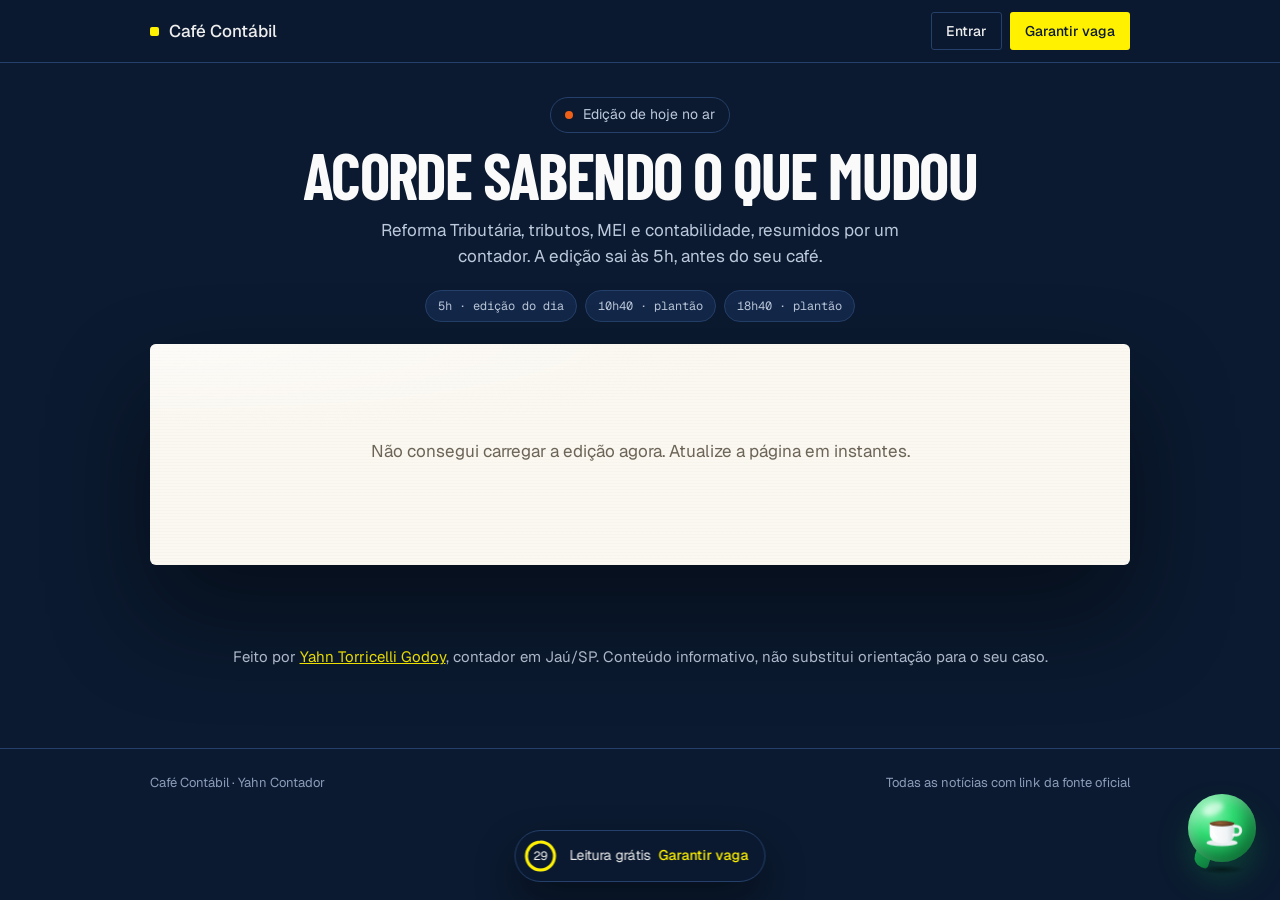
<file: cafe/index.html>
<!DOCTYPE html>
<html lang="pt-BR">
<head>
<meta charset="utf-8">
<meta name="viewport" content="width=device-width, initial-scale=1">
<title>Café Contábil · acorde sabendo o que mudou nos impostos</title>
<meta name="description" content="O jornal diário do Yahn Contador: Reforma Tributária, tributos, MEI e contabilidade. Edição nova todo dia às 5h, com plantão às 10h40 e 18h40. Grátis para os 100 fundadores.">
<meta name="theme-color" content="#0B1A30">
<link rel="preconnect" href="https://fonts.googleapis.com">
<link rel="preconnect" href="https://fonts.gstatic.com" crossorigin>
<link href="https://fonts.googleapis.com/css2?family=Barlow+Condensed:wght@700&family=Geist:wght@400;500&family=Geist+Mono:wght@400&family=Instrument+Serif:ital@0;1&display=swap" rel="stylesheet">
<style>
:root{
  --canvas:#0B1A30; --lift:#13284A; --stroke:#25406A; --muted:#8C9DBA; --stone:#BCC8DB; --bone:#EEEEEE; --chalk:#FAFAFA;
  --paper:#FBF8F1; --paper2:#F2ECDF; --ink:#0B1A30; --rule:#D9D2C3; --sepia:#6B6457; --slate:#4A4F57;
  --act:#FFF100; --mint:#D1FFCA; --green:#A0CA92; --orange:#EE6018;
  --display:"Barlow Condensed","Arial Narrow",Impact,sans-serif;
  --body:"Geist",Inter,system-ui,-apple-system,"Segoe UI",sans-serif;
  --mono:"Geist Mono",ui-monospace,Menlo,monospace;
  --serif:"Instrument Serif",Georgia,serif;
  --ease:cubic-bezier(.2,.7,.2,1); --spring:cubic-bezier(.34,1.56,.64,1);
}
*{box-sizing:border-box;margin:0;padding:0}
html{scroll-behavior:smooth}
body{background:var(--canvas);color:var(--bone);font-family:var(--body);font-size:17px;line-height:1.55;-webkit-font-smoothing:antialiased}
a{color:inherit}
img{max-width:100%;height:auto;display:block}
:focus-visible{outline:2px solid var(--act);outline-offset:3px;border-radius:4px}
.wrap{width:min(980px,100% - 40px);margin-inline:auto}
.disp{font-family:var(--display);font-weight:700;text-transform:uppercase;line-height:.88;letter-spacing:-.025em}
.mono{font-family:var(--mono);font-size:12px;letter-spacing:-.01em}
.btn{display:inline-flex;align-items:center;justify-content:center;gap:10px;font:500 16px var(--body);text-decoration:none;padding:15px 22px;border-radius:3px;border:1px solid transparent;cursor:pointer;transition:background .2s var(--ease),border-color .2s var(--ease)}
.btn-act{background:var(--act);color:var(--ink)}
.btn-act:hover{background:#fff766}
.btn-line{border-color:var(--stroke);color:var(--bone);background:transparent}
.btn-line:hover{border-color:var(--bone)}

/* topo */
.top{position:sticky;top:0;z-index:30;background:rgba(11,26,48,.88);backdrop-filter:blur(12px);border-bottom:1px solid var(--stroke)}
.top .wrap{display:flex;align-items:center;justify-content:space-between;height:62px;gap:14px}
.brand{display:flex;align-items:center;gap:10px;text-decoration:none;font-weight:500}
.brand i{width:9px;height:9px;border-radius:2px;background:var(--act)}
.top .acts{display:flex;gap:8px;align-items:center}
.top .btn{padding:9px 14px;font-size:14px}
.who-in{font-size:14px;color:var(--stone)}

/* chamada */
.intro{padding:34px 0 22px;text-align:center}
.intro .live{display:inline-flex;align-items:center;gap:10px;color:var(--stone);font-size:14px;border:1px solid var(--stroke);border-radius:999px;padding:6px 14px}
.intro .live i{width:8px;height:8px;border-radius:50%;background:var(--orange);animation:pulse 2s infinite}
@keyframes pulse{0%{box-shadow:0 0 0 0 rgba(238,96,24,.6)}70%{box-shadow:0 0 0 9px rgba(238,96,24,0)}100%{box-shadow:0 0 0 0 rgba(238,96,24,0)}}
.intro h1{font-size:clamp(40px,5vw,64px);color:var(--chalk);margin-top:14px}
.intro p{color:var(--stone);max-width:34em;margin:14px auto 0}
.times{display:flex;justify-content:center;gap:8px;margin-top:20px;flex-wrap:wrap}
.times span{font-family:var(--mono);font-size:12px;border-radius:999px;padding:6px 12px;background:var(--lift);color:var(--stone);border:1px solid var(--stroke)}
.times span.on{background:var(--act);color:var(--ink);border-color:var(--act)}

/* jornal */
.paper{position:relative;background:var(--paper);color:var(--ink);border-radius:6px;padding:34px 54px 40px;box-shadow:0 50px 100px rgba(0,0,0,.45);margin-bottom:70px;transition:filter .6s var(--ease)}
.paper>*{position:relative;z-index:1}
.paper::before{content:"";position:absolute;inset:0;z-index:0;border-radius:inherit;pointer-events:none;background:radial-gradient(120% 80% at 0 0,rgba(255,255,255,.5),transparent 50%),repeating-linear-gradient(0deg,rgba(107,100,87,.025) 0 1px,transparent 1px 3px)}
.mast{text-align:center;border-bottom:4px double var(--ink);padding-bottom:16px}
.mast .disp{font-size:clamp(48px,6vw,76px);line-height:.85;letter-spacing:-.02em}
.mast .tag{font-family:var(--serif);font-style:italic;font-size:20px;color:var(--sepia);margin-top:8px}
.meta{display:flex;justify-content:space-between;flex-wrap:wrap;gap:6px 16px;font-family:var(--mono);font-size:11px;text-transform:uppercase;color:var(--sepia);padding:10px 0;border-bottom:1px solid var(--rule)}
.lead{display:grid;grid-template-columns:1.25fr .75fr;gap:34px;padding:28px 0 8px;border-bottom:1px solid var(--rule)}
.lead h2{font-family:var(--serif);font-weight:400;font-size:clamp(34px,4.4vw,54px);line-height:1.02;letter-spacing:-.01em}
.lead .open{font-size:17px;color:#2b3340;line-height:1.55}
.lead .sig{display:flex;align-items:center;gap:10px;margin-top:16px;font-size:13px;color:var(--sepia)}
.lead .sig img{width:36px;height:36px;border-radius:50%;object-fit:cover}

.plant{margin:22px 0 4px;border:1.5px solid var(--ink);border-radius:10px;overflow:hidden}
.plant h3{display:flex;align-items:center;gap:10px;background:var(--ink);color:var(--chalk);font-family:var(--mono);font-size:12px;font-weight:400;text-transform:uppercase;padding:9px 14px}
.plant h3 i{width:7px;height:7px;border-radius:50%;background:var(--orange)}
.plant article{padding:14px 16px;border-top:1px solid var(--rule)}
.plant article:first-of-type{border-top:0}

.items{display:grid;grid-template-columns:repeat(3,1fr);gap:0}
.items article{padding:22px 22px 24px 0;border-right:1px solid var(--rule);margin-right:22px}
.items article:last-child{border-right:0;margin-right:0;padding-right:0}
.it-tag{display:inline-block;font-family:var(--mono);font-size:10px;text-transform:uppercase;border-radius:4px;padding:3px 7px;background:var(--ink);color:var(--chalk)}
.it-tag.Prazo{background:var(--act);color:var(--ink)}
.it-tag.MEI{background:var(--green);color:var(--ink)}
.it-tag.IR{background:#DCE5FF;color:var(--ink)}
.items h4,.plant h4{font-weight:500;font-size:19px;letter-spacing:-.02em;line-height:1.22;margin:10px 0 8px}
.items p,.plant p{font-size:15px;color:#2b3340;line-height:1.55}
.src{display:inline-flex;gap:6px;margin-top:10px;font-family:var(--mono);font-size:10.5px;text-transform:uppercase;color:var(--sepia);text-decoration:underline;text-underline-offset:3px;text-decoration-color:var(--rule)}
.src:hover{color:var(--ink)}

.below{display:grid;grid-template-columns:1fr 1fr;gap:22px;padding-top:24px;border-top:1px solid var(--rule)}
.box{background:var(--paper2);border-radius:12px;padding:18px 20px}
.box h5{font-family:var(--mono);font-size:11px;font-weight:400;text-transform:uppercase;color:var(--sepia);margin-bottom:10px}
.pz{display:grid;gap:8px}
.pz div{display:grid;grid-template-columns:56px 1fr;gap:12px;font-size:15px;line-height:1.35}
.pz b{font-family:var(--display);font-size:22px;line-height:1}
.box p{font-size:15px;line-height:1.55}
.foot{display:flex;justify-content:space-between;gap:12px;flex-wrap:wrap;font-family:var(--mono);font-size:10.5px;text-transform:uppercase;color:var(--sepia);margin-top:26px;padding-top:12px;border-top:1px solid var(--rule)}

.empty{text-align:center;padding:60px 0;color:var(--sepia)}

/* arquivo */
.arch{margin-bottom:80px}
.arch h3{font-size:clamp(36px,5vw,56px);color:var(--chalk);margin-bottom:18px}
.arch ul{list-style:none;display:grid;gap:10px}
.arch li button{width:100%;text-align:left;display:grid;grid-template-columns:130px 1fr auto;gap:16px;align-items:center;background:var(--lift);border:1px solid var(--stroke);border-radius:14px;padding:16px 18px;color:var(--bone);font:inherit;cursor:pointer;transition:border-color .2s}
.arch li button:hover{border-color:var(--stone)}
.arch li .mono{color:var(--muted)}

/* cronômetro */
.timer{position:fixed;left:50%;bottom:18px;z-index:40;transform:translate(-50%,140%);display:flex;align-items:center;gap:12px;background:rgba(11,26,48,.94);backdrop-filter:blur(10px);border:1px solid var(--stroke);border-radius:999px;padding:8px 16px 8px 8px;color:var(--bone);font-size:14px;box-shadow:0 20px 40px rgba(0,0,0,.4);transition:transform .5s var(--spring);white-space:nowrap}
.timer.on{transform:translate(-50%,0)}
.ring{position:relative;width:34px;height:34px}
.ring svg{width:34px;height:34px;transform:rotate(-90deg)}
.ring circle{fill:none;stroke-width:3}
.ring .bg{stroke:var(--stroke)}.ring .fg{stroke:var(--act);stroke-linecap:round;transition:stroke-dashoffset 1s linear}
.ring b{position:absolute;inset:0;display:grid;place-items:center;font-family:var(--mono);font-size:12px;font-weight:400}
.timer a{color:var(--act);text-decoration:none;font-weight:500;margin-left:4px}

/* portão */
body.gated .paper,body.gated .arch{filter:blur(7px) saturate(.8);pointer-events:none;user-select:none}
.gate{position:fixed;inset:0;z-index:60;display:none;place-items:center;padding:16px;background:rgba(5,12,24,.55);backdrop-filter:blur(2px)}
body.gated .gate{display:grid}
.card{width:min(480px,100%);max-height:calc(100svh - 32px);overflow:auto;background:var(--chalk);color:var(--ink);border-radius:24px;padding:28px 26px 24px;box-shadow:0 50px 100px rgba(0,0,0,.5);animation:pop .5s var(--spring)}
@keyframes pop{from{opacity:0;transform:translateY(20px) scale(.97)}}
.card .k{font-family:var(--mono);font-size:12px;color:var(--slate)}
.card h3{font-size:42px;margin:8px 0 8px}
.card>p{color:var(--slate);font-size:15px;margin-bottom:16px}
.seats{background:var(--ink);color:var(--chalk);border-radius:14px;padding:14px 16px;margin-bottom:16px}
.seats .row{display:flex;justify-content:space-between;align-items:baseline;gap:10px}
.seats b{font-weight:500;font-size:18px}
.seats .mono{color:var(--muted)}
.seats .bar{height:8px;border-radius:4px;background:var(--lift);margin-top:10px;overflow:hidden}
.seats .bar i{display:block;height:100%;width:1%;background:var(--act);border-radius:4px;transition:width .8s var(--ease)}
.tabs{display:grid;grid-template-columns:1fr 1fr;background:#E9EAEE;border-radius:12px;padding:4px;margin-bottom:16px}
.tabs[hidden]{display:none}
.tabs button{font:500 14px var(--body);border:0;background:transparent;border-radius:9px;padding:10px;cursor:pointer;color:var(--slate)}
.tabs button.on{background:#fff;color:var(--ink);box-shadow:0 1px 3px rgba(0,0,0,.08)}
form{display:grid;gap:12px}
form[hidden]{display:none}
label{display:grid;gap:6px;font-size:14px;font-weight:500}
input[type=text],input[type=email],input[type=tel]{font:400 17px var(--body);color:var(--ink);background:#fff;border:1px solid #cfd5de;border-radius:10px;padding:12px 14px;width:100%}
input:focus{outline:2px solid var(--ink);outline-offset:1px;border-color:var(--ink)}
.two{display:grid;grid-template-columns:1fr 1fr;gap:10px}
.chips{display:flex;flex-wrap:wrap;gap:6px}
.chips label{display:block;cursor:pointer}
.chips input{position:absolute;opacity:0;pointer-events:none}
.chips span{display:block;font-size:13px;font-weight:400;padding:7px 11px;border:1px solid #cfd5de;border-radius:999px;background:#fff}
.chips input:checked+span{background:var(--ink);color:var(--chalk);border-color:var(--ink)}
.chips input:focus-visible+span{outline:2px solid var(--ink);outline-offset:2px}
label.ok{display:flex;gap:10px;align-items:flex-start;font-weight:400;font-size:12.5px;color:var(--slate);line-height:1.4;cursor:pointer}
label.ok input{margin-top:2px;width:17px;height:17px;accent-color:var(--ink);flex:none}
form .btn{width:100%;font-size:17px}
.err{font-size:14px;color:#b42318}
.err:empty{display:none}
.hint{font-size:13px;color:var(--slate);text-align:center}
.hint button{border:0;background:none;font:inherit;color:var(--ink);text-decoration:underline;cursor:pointer}

/* fim */
.after{padding:10px 0 80px;color:var(--stone);text-align:center;font-size:15px}
.after a{color:var(--act)}
footer{border-top:1px solid var(--stroke);padding:24px 0 90px;font-size:13px;color:var(--muted)}
footer .wrap{display:flex;justify-content:space-between;gap:12px;flex-wrap:wrap}


/* botão do WhatsApp: xícara 3D flutuante */
.wa{position:fixed;right:24px;bottom:26px;z-index:45;display:flex;align-items:center;gap:12px;text-decoration:none;-webkit-tap-highlight-color:transparent}
.wa .stage{display:block;position:relative;width:68px;height:80px;perspective:420px}
.wa .float{position:absolute;left:0;top:0;width:68px;height:68px;animation:waFloat 3.6s ease-in-out infinite;transform-style:preserve-3d}
.wa .tilt{display:block;position:relative;width:100%;height:100%;transform-style:preserve-3d;will-change:transform;backface-visibility:hidden;transition:transform .25s var(--ease)}
.wa .orb{position:absolute;inset:0;border-radius:50%;background:radial-gradient(circle at 32% 26%,#8BF7B4 0%,#2FDB72 34%,#1DB45A 62%,#0E7A3D 100%);box-shadow:inset -7px -9px 16px rgba(0,40,15,.35),inset 5px 6px 12px rgba(255,255,255,.35),0 18px 30px rgba(14,122,61,.35)}
.wa .orb::before{content:"";position:absolute;left:14px;top:9px;width:22px;height:12px;border-radius:50%;background:rgba(255,255,255,.55);filter:blur(2px);transform:rotate(-22deg)}
.wa .orb::after{content:"";position:absolute;left:6px;bottom:-5px;width:16px;height:16px;border-radius:3px 3px 3px 10px;background:linear-gradient(135deg,#1DB45A,#0E7A3D);transform:rotate(18deg);z-index:-1}
.wa .cup{display:block;position:absolute;inset:0;transform:translateZ(14px)}
.wa .cup svg{width:68px;height:68px;overflow:visible}
.wa .steam path{fill:none;stroke:#fff;stroke-width:2.4;stroke-linecap:round;stroke-dasharray:14;stroke-dashoffset:14;opacity:0;filter:blur(.3px);animation:waSteam 2.6s ease-in-out infinite}
.wa .steam path:nth-child(2){animation-delay:.85s}
.wa .steam path:nth-child(3){animation-delay:1.7s}
.wa .shadow{position:absolute;left:50%;bottom:0;width:46px;height:9px;margin-left:-23px;border-radius:50%;background:radial-gradient(closest-side,rgba(0,0,0,.45),transparent);animation:waShadow 3.6s ease-in-out infinite}
.wa .ring{position:absolute;left:0;top:0;width:68px;height:68px;border-radius:50%;border:2px solid #2FDB72;opacity:0;animation:waRing 4.5s var(--ease) infinite 1.5s}
.wa .tip{background:var(--chalk);color:var(--ink);font-size:13.5px;font-weight:500;padding:8px 12px;border-radius:999px;box-shadow:0 10px 24px rgba(0,0,0,.28);white-space:nowrap;opacity:0;transform:translateX(10px) scale(.96);transition:opacity .3s var(--ease),transform .3s var(--ease);pointer-events:none;margin-bottom:12px}
.wa:hover .tip,.wa:focus-visible .tip,.wa.hi .tip{opacity:1;transform:none}
.wa:active .tilt{transform:scale(.92)!important}
@keyframes waFloat{0%,100%{transform:translateY(0) rotate(-3deg)}50%{transform:translateY(-9px) rotate(3deg)}}
@keyframes waShadow{0%,100%{transform:scale(1);opacity:.9}50%{transform:scale(.72);opacity:.5}}
@keyframes waSteam{0%{opacity:0;stroke-dashoffset:14;transform:translateY(3px)}25%{opacity:1}70%{opacity:.85;stroke-dashoffset:0}100%{opacity:0;stroke-dashoffset:-14;transform:translateY(-8px)}}
@keyframes waRing{0%{opacity:.7;transform:scale(1)}60%,100%{opacity:0;transform:scale(1.55)}}
@media (max-width:480px){.wa{right:10px;bottom:78px}.wa .tip{display:none}.wa .stage{transform:scale(.68);transform-origin:100% 100%}}
@media (prefers-reduced-motion:reduce){.wa .float,.wa .shadow,.wa .ring,.wa .steam path{animation:none}.wa .steam path{opacity:.8;stroke-dashoffset:0}}


/* lembrete do Portal MEI no fim da edição */
.promo{display:grid;grid-template-columns:auto 1fr auto;gap:20px;align-items:center;margin-top:24px;background:var(--ink);color:var(--chalk);border-radius:14px;padding:18px 20px;position:relative;overflow:hidden}
.promo::after{content:"";position:absolute;right:-40px;top:-60px;width:200px;height:200px;border-radius:50%;background:radial-gradient(closest-side,rgba(47,219,114,.22),transparent);pointer-events:none}
.promo .ic{width:46px;height:46px;border-radius:12px;background:var(--act);color:var(--ink);display:grid;place-items:center;font-family:var(--display);font-size:24px}
.promo small{display:block;font-family:var(--mono);font-size:10.5px;text-transform:uppercase;color:var(--muted)}
.promo b{display:block;font-weight:500;font-size:17px;letter-spacing:-.01em;line-height:1.3;margin-top:2px}
.promo span.alt{display:block;font-size:13px;color:var(--stone);margin-top:4px}
.promo span.alt a{color:var(--act)}
.promo .btn{padding:12px 16px;font-size:14px;white-space:nowrap;position:relative;z-index:1}
@media (max-width:640px){.promo{grid-template-columns:auto 1fr}.promo .btn{grid-column:1/-1;width:100%}}

@media (max-width:820px){
  .paper{padding:30px 22px 28px}
  .lead{grid-template-columns:1fr;gap:16px}
  .items{grid-template-columns:1fr}
  .items article{border-right:0;margin-right:0;padding:20px 0;border-bottom:1px solid var(--rule)}
  .items article:last-child{border-bottom:0}
  .below{grid-template-columns:1fr}
  .arch li button{grid-template-columns:1fr;gap:4px}
}
@media (max-width:480px){
  .wrap{width:calc(100% - 24px)}
  .top .btn-line{display:none}
  .intro{padding:22px 0 16px}
  .intro h1{font-size:40px;margin-top:12px}
  .intro p{display:none}
  .times{margin-top:12px}
  .times span{font-size:11px;padding:5px 9px}
  .mast .disp{font-size:52px}
  .mast .tag{font-size:16px}
  .two{grid-template-columns:1fr}
  .card{padding:24px 20px 20px}.card h3{font-size:36px}
}
@media (prefers-reduced-motion:reduce){*{animation:none!important;transition:none!important;scroll-behavior:auto!important}}
</style>
</head>
<body>

<header class="top"><div class="wrap">
  <a class="brand" href="https://ytorricelli-lab.github.io/hub-yahn-contador/"><i></i>Café Contábil</a>
  <div class="acts" id="acts">
    <button class="btn btn-line" type="button" data-open="login">Entrar</button>
    <button class="btn btn-act" type="button" data-open="join">Garantir vaga</button>
  </div>
</div></header>

<main>
  <section class="intro wrap">
    <span class="live"><i></i>Edição de hoje no ar</span>
    <h1 class="disp">Acorde sabendo o que mudou</h1>
    <p>Reforma Tributária, tributos, MEI e contabilidade, resumidos por um contador. A edição sai às 5h, antes do seu café.</p>
    <div class="times" id="times"><span data-h="5">5h · edição do dia</span><span data-h="10">10h40 · plantão</span><span data-h="18">18h40 · plantão</span></div>
  </section>

  <div class="wrap">
    <article class="paper" id="paper"><div class="empty">Carregando a edição de hoje…</div></article>
    <section class="arch" id="arch" hidden></section>
  </div>

  <p class="after wrap">Feito por <a href="https://instagram.com/yahn.contador">Yahn Torricelli Godoy</a>, contador em Jaú/SP. Conteúdo informativo, não substitui orientação para o seu caso.</p>
</main>

<footer><div class="wrap"><span>Café Contábil · Yahn Contador</span><span>Todas as notícias com link da fonte oficial</span></div></footer>

<div class="timer" id="timer" aria-live="polite"><span class="ring"><svg viewBox="0 0 34 34"><circle class="bg" cx="17" cy="17" r="14"/><circle class="fg" id="ringfg" cx="17" cy="17" r="14" stroke-dasharray="87.96" stroke-dashoffset="0"/></svg><b id="secs">30</b></span><span>Leitura grátis <a href="#" data-open="join">Garantir vaga</a></span></div>

<a class="wa" id="wa" href="https://wa.me/5514991696399?text=Ol%C3%A1%2C%20Yahn%21%20Vim%20pelo%20Caf%C3%A9%20Cont%C3%A1bil%20e%20queria%20tirar%20uma%20d%C3%BAvida." target="_blank" rel="noopener" aria-label="Falar com o Yahn no WhatsApp">
  <span class="tip">Fale comigo</span>
  <span class="stage">
    <span class="ring"></span>
    <span class="float"><span class="tilt" id="waTilt">
      <span class="orb"></span>
      <span class="cup"><svg viewBox="0 0 68 68" aria-hidden="true">
        <defs>
          <linearGradient id="waCup" x1="0" x2="1"><stop offset="0" stop-color="#ffffff"/><stop offset=".7" stop-color="#f1f4f6"/><stop offset="1" stop-color="#cfd8dd"/></linearGradient>
          <radialGradient id="waCof" cx=".4" cy=".4" r=".7"><stop offset="0" stop-color="#9a6337"/><stop offset="1" stop-color="#4a2a14"/></radialGradient>
        </defs>
        <g class="steam"><path d="M28 24c-2.4-2.6 2.4-4.2 0-7"/><path d="M34.5 23c-2.4-2.6 2.4-4.2 0-7"/><path d="M41 24c-2.4-2.6 2.4-4.2 0-7"/></g>
        <ellipse cx="34" cy="48.5" rx="15" ry="3.2" fill="#e9eef1"/>
        <path d="M22 30h24v9.5c0 6.6-5.4 9.5-12 9.5s-12-2.9-12-9.5z" fill="url(#waCup)"/>
        <path d="M46 32.5h1.8a4.2 4.2 0 0 1 0 8.4H45" fill="none" stroke="#f1f4f6" stroke-width="2.8" stroke-linecap="round"/>
        <ellipse cx="34" cy="30" rx="12" ry="2.6" fill="url(#waCof)"/>
        <path d="M24.5 33.5c.3 4 1.4 8 4.5 10.5" stroke="#fff" stroke-width="1.6" stroke-linecap="round" fill="none" opacity=".8"/>
      </svg></span>
    </span></span>
    <span class="shadow"></span>
  </span>
</a>
<div class="gate" id="gate" role="dialog" aria-modal="true" aria-labelledby="g-t">
  <div class="card">
    <span class="k">Café Contábil · vagas de fundador</span>
    <h3 class="disp" id="g-t">Continue lendo de graça</h3>
    <p id="g-p">Os 100 primeiros assinantes leem todas as edições, para sempre, sem pagar nada.</p>
    <div class="seats"><div class="row"><b id="s-txt">Restam 100 de 100 vagas</b><span class="mono">grátis para sempre</span></div><div class="bar"><i id="s-bar"></i></div></div>
    <div class="tabs" role="tablist"><button type="button" role="tab" class="on" data-tab="join">Quero minha vaga</button><button type="button" role="tab" data-tab="login">Já sou inscrito</button></div>

    <form id="f-join" novalidate>
      <label>Nome<input type="text" name="nome" autocomplete="name" required maxlength="120"></label>
      <div class="two">
        <label>E-mail<input type="email" name="email" autocomplete="email" required maxlength="160"></label>
        <label>WhatsApp<input type="tel" name="whatsapp" autocomplete="tel" inputmode="tel" placeholder="(14) 99999-9999" required maxlength="20"></label>
      </div>
      <div class="chips" role="radiogroup" aria-label="Você é">
        <label><input type="radio" name="perfil" value="mei" checked><span>MEI</span></label>
        <label><input type="radio" name="perfil" value="simples"><span>Simples</span></label>
        <label><input type="radio" name="perfil" value="empresa"><span>Presumido ou Real</span></label>
        <label><input type="radio" name="perfil" value="autonomo"><span>Autônomo</span></label>
        <label><input type="radio" name="perfil" value="contador"><span>Contador</span></label>
        <label><input type="radio" name="perfil" value="outro"><span>Outro</span></label>
      </div>
      <label class="ok"><input type="checkbox" name="ok" required>Aceito receber o Café Contábil e avisos do Yahn Contador. Posso cancelar quando quiser.</label>
      <p class="err" role="alert"></p>
      <button class="btn btn-act" type="submit" id="j-btn">Garantir minha vaga e continuar lendo</button>
      <p class="hint">Já se inscreveu? <button type="button" data-tab="login">Entrar com e-mail ou WhatsApp</button></p>
    </form>

    <form id="f-login" novalidate hidden>
      <label>E-mail ou WhatsApp<input type="text" name="ident" autocomplete="username" required maxlength="160" placeholder="voce@email.com ou (14) 99999-9999"></label>
      <p class="err" role="alert"></p>
      <button class="btn btn-act" type="submit">Entrar e continuar lendo</button>
      <p class="hint">Ainda não tem vaga? <button type="button" data-tab="join">Garantir a minha</button></p>
    </form>
  </div>
</div>

<script>
(() => {
  const SB = "https://vpmxaxnloaoqaxdmmoid.supabase.co", KEY = "sb_publishable_RhlWZVrxRY2WzayVLIiQFg_O92cxIBR";
  const H = { apikey: KEY, "Content-Type": "application/json" };
  const rpc = (fn, body = {}) => fetch(`${SB}/rest/v1/rpc/${fn}`, { method: "POST", headers: H, body: JSON.stringify(body) }).then(r => { if (!r.ok) throw r.status; return r.json(); });
  const $ = s => document.querySelector(s);
  const esc = s => String(s ?? "").replace(/[&<>"']/g, c => ({ "&":"&amp;","<":"&lt;",">":"&gt;",'"':"&quot;","'":"&#39;" }[c]));
  const safeUrl = u => /^https:\/\//.test(u || "") ? u : null;
  const FREE = 30;
  const store = { get(){ try { return localStorage.getItem("cafe_id"); } catch(_) { return null; } }, set(v){ try { localStorage.setItem("cafe_id", v); } catch(_) {} }, del(){ try { localStorage.removeItem("cafe_id"); } catch(_) {} } };
  let member = false, gateTimer = null;

  const fmtDia = iso => new Date(iso).toLocaleDateString("pt-BR", { weekday: "long", day: "numeric", month: "long", year: "numeric", timeZone: "America/Sao_Paulo" });
  const fmtHora = iso => { const [h, m] = new Date(iso).toLocaleTimeString("pt-BR", { hour: "2-digit", minute: "2-digit", hour12: false, timeZone: "America/Sao_Paulo" }).split(":"); return `${+h}h${m === "00" ? "" : m}`; };
  const item = it => `<article><span class="it-tag ${esc(it.tag)}">${esc(it.tag)}</span><h4>${esc(it.titulo)}</h4><p>${esc(it.texto)}</p>${safeUrl(it.url) ? `<a class="src" href="${esc(it.url)}" target="_blank" rel="noopener">Fonte: ${esc(it.fonte)}</a>` : (it.fonte ? `<span class="src">Fonte: ${esc(it.fonte)}</span>` : "")}</article>`;

  const PROMOS = [
    "O DAS do mês resolvido em 1 clique, com aviso no WhatsApp antes do vencimento.",
    "Quanto falta para o limite de R$ 110 mil de 2027? O Portal MEI mostra mês a mês.",
    "CCMEI, notas e comprovantes do DAS guardados num lugar só, prontos quando pedirem."
  ];
  const promo = iso => {
    const d = new Date(iso), k = Math.floor(d.getTime() / 864e5) % PROMOS.length;
    return `<aside class="promo" aria-label="Portal MEI"><span class="ic">P</span><div><small>Portal MEI · do mesmo autor</small><b>${PROMOS[k]}</b><span class="alt">Teste 30 dias grátis. Prefere sem app? <a href="https://ytorricelli-lab.github.io/hub-yahn-contador/kit/">Kit MEI por R$ 47</a></span></div><a class="btn btn-act" href="https://portal-mei.app" target="_blank" rel="noopener">Testar grátis</a></aside>`;
  };
  function nextSlot(){
    const now = new Date(new Date().toLocaleString("en-US", { timeZone: "America/Sao_Paulo" }));
    const m = now.getHours() * 60 + now.getMinutes();
    const slots = [[300, "5h", "5"], [640, "10h40", "10"], [1120, "18h40", "18"]];
    const s = slots.find(([t]) => t > m);
    document.querySelectorAll("#times span").forEach(el => el.classList.toggle("on", el.dataset.h === (s ? s[2] : "5")));
    return s ? `hoje às ${s[1]}` : "amanhã às 5h";
  }

  function renderEdition(ed, plantoes){
    if (!ed) { $("#paper").innerHTML = `<div class="empty">A primeira edição sai às 5h. Volte amanhã cedo.</div>`; return; }
    const pl = (plantoes || []).flatMap(p => (p.itens || []).map(it => ({ ...it, hora: fmtHora(p.publicada_em) })));
    $("#paper").innerHTML = `
      <header class="mast"><div class="disp">Café Contábil</div><div class="tag">o que mudou nos impostos, antes do seu café</div></header>
      <div class="meta"><span>${esc(fmtDia(ed.publicada_em))}</span><span>Edição das ${esc(fmtHora(ed.publicada_em))} · 2 min de leitura</span></div>
      ${pl.length ? `<section class="plant"><h3><i></i>Plantão · atualizado às ${esc(pl[0].hora)}</h3>${pl.map(item).join("")}</section>` : ""}
      <div class="lead"><h2>${esc(ed.titulo)}</h2><div><p class="open">${esc(ed.abertura)}</p><div class="sig"><img src="../img/yahn.jpg" alt="" width="36" height="36">Yahn Torricelli Godoy · contador</div></div></div>
      <div class="items">${(ed.itens || []).map(item).join("")}</div>
      <div class="below">
        ${(ed.prazos || []).length ? `<div class="box"><h5>Prazos</h5><div class="pz">${ed.prazos.map(p => `<div><b>${esc(p.data)}</b><span>${esc(p.texto)}</span></div>`).join("")}</div></div>` : ""}
        ${ed.dica ? `<div class="box"><h5>Dica de 1 minuto</h5><p>${esc(ed.dica)}</p></div>` : ""}
      </div>
      ${promo(ed.publicada_em)}
      <div class="foot"><span>Café Contábil · Yahn Contador · Jaú/SP</span><span>Próxima atualização: ${nextSlot()}</span></div>`;
  }

  function paintSeats(v){
    const used = 100 - v;
    $("#s-bar").style.width = Math.max(1, used) + "%";
    if (v > 0) { $("#s-txt").textContent = `Restam ${v} de 100 vagas`; return; }
    $("#s-txt").textContent = "As 100 vagas foram preenchidas";
    $("#g-t").textContent = "Vagas de fundador esgotadas";
    $("#g-p").textContent = "Entre na lista: quando a assinatura abrir, você é avisado primeiro. Se já é fundador, entre com o seu e-mail ou WhatsApp.";
    $("#j-btn").textContent = "Entrar na lista de espera";
  }

  function setTab(t){ document.querySelectorAll(".tabs button").forEach(b => b.classList.toggle("on", b.dataset.tab === t)); $("#f-join").hidden = t !== "join"; $("#f-login").hidden = t !== "login"; }
  function openGate(tab){
    if (member) return;
    document.body.classList.add("gated"); setTab(tab || "join");
    clearInterval(gateTimer); $("#timer").classList.remove("on");
    setTimeout(() => { const el = document.querySelector(tab === "login" ? "#f-login input" : "#f-join input"); if (el && matchMedia("(min-width:700px)").matches) el.focus({ preventScroll: true }); }, 80);
  }
  // Modo dono: o Yahn abre /cafe/?dono=yahn-cafe uma vez e o aparelho fica liberado, sem ocupar vaga.
  const DONO = "yahn-cafe";
  const owner = { get(){ try { return localStorage.getItem("cafe_dono") === DONO; } catch(_) { return false; } }, set(){ try { localStorage.setItem("cafe_dono", DONO); } catch(_) {} }, del(){ try { localStorage.removeItem("cafe_dono"); } catch(_) {} } };
  const donoParam = new URLSearchParams(location.search).get("dono");
  if (donoParam === DONO) owner.set();
  else if (donoParam === "sair") owner.del();
  const isOwner = donoParam === DONO || (donoParam !== "sair" && owner.get());
  function unlock(asOwner){
    member = true; document.body.classList.remove("gated");
    clearInterval(gateTimer); $("#timer").classList.remove("on");
    $("#acts").innerHTML = `<span class="who-in">${asOwner ? "Modo dono ✓" : "Fundador ✓"}</span><button class="btn btn-line" type="button" id="out">Sair</button>`;
    $("#out").onclick = () => { store.del(); owner.del(); location.replace(location.pathname); };
    if (!asOwner) loadArchive();
  }
  document.addEventListener("click", e => {
    const o = e.target.closest("[data-open]"); if (o) { e.preventDefault(); openGate(o.dataset.open); return; }
    const t = e.target.closest("[data-tab]"); if (t) setTab(t.dataset.tab);
  });
  function watchScroll(){
    const arts = [...document.querySelectorAll(".items article")];
    let target = document.querySelector(".below");
    if (arts.length > 1 && arts[1].getBoundingClientRect().top > arts[0].getBoundingClientRect().top + 10) target = arts[1];
    if (!target) return;
    const check = () => {
      if (member) { removeEventListener("scroll", check); return; }
      const nearEnd = scrollY + innerHeight >= document.documentElement.scrollHeight - 40;
      if (target.getBoundingClientRect().top < innerHeight * .25 || nearEnd) { removeEventListener("scroll", check); openGate("join"); }
    };
    addEventListener("scroll", check, { passive: true });
  }
  function startClock(){
    watchScroll();
    let left = FREE; const fg = $("#ringfg"), C = 87.96;
    $("#timer").classList.add("on");
    gateTimer = setInterval(() => {
      left--; $("#secs").textContent = Math.max(0, left); fg.style.strokeDashoffset = String(C * (1 - left / FREE));
      if (left <= 0) openGate("join");
    }, 1000);
  }

  async function loadArchive(){
    const id = store.get(); if (!id) return;
    try {
      const list = await rpc("cafe_arquivo", { p_id: id }); if (!list) return;
      const eds = list.filter(e => e.tipo === "edicao"); if (eds.length < 2) return;
      const a = $("#arch"); a.hidden = false;
      a.innerHTML = `<h3 class="disp">Edições anteriores</h3><ul>${eds.map((e, i) => `<li><button type="button" data-i="${i}"><span class="mono">${esc(fmtDia(e.publicada_em))}</span><span>${esc(e.titulo)}</span><span class="mono">Ler</span></button></li>`).join("")}</ul>`;
      a.querySelectorAll("button[data-i]").forEach(b => b.onclick = () => { renderEdition(eds[+b.dataset.i], []); $("#paper").scrollIntoView({ behavior: "smooth" }); });
    } catch (_) {}
  }

  const tel = document.querySelector("#f-join input[name=whatsapp]");
  tel.addEventListener("input", () => { const n = tel.value.replace(/\D/g, "").slice(0, 11); tel.value = n.length > 6 ? `(${n.slice(0,2)}) ${n.slice(2, n.length-4)}-${n.slice(-4)}` : n.length > 2 ? `(${n.slice(0,2)}) ${n.slice(2)}` : n; });

  $("#f-join").addEventListener("submit", async e => {
    e.preventDefault(); const f = e.target, err = f.querySelector(".err"), go = f.querySelector("button[type=submit]"); err.textContent = "";
    const nome = f.nome.value.trim(), email = f.email.value.trim().toLowerCase(), w = f.whatsapp.value.replace(/\D/g, ""), perfil = (f.querySelector("input[name=perfil]:checked") || {}).value || null;
    if (nome.length < 2) { err.textContent = "Escreva seu nome."; f.nome.focus(); return; }
    if (!/^[^\s@]+@[^\s@]+\.[^\s@]+$/.test(email)) { err.textContent = "Confira o seu e-mail."; f.email.focus(); return; }
    if (w.length < 10) { err.textContent = "Confira o WhatsApp com DDD, por exemplo (14) 99999-9999."; f.whatsapp.focus(); return; }
    if (!f.ok.checked) { err.textContent = "Marque a caixa para eu poder te enviar o Café Contábil."; return; }
    const label = go.textContent; go.disabled = true; go.textContent = "Salvando...";
    try {
      const r = await fetch(`${SB}/rest/v1/cafe_assinantes`, { method: "POST", headers: { ...H, Prefer: "return=minimal" }, body: JSON.stringify({ nome, email, whatsapp: w, perfil, origem: new URLSearchParams(location.search).get("origem") || "pagina-cafe" }) });
      if (r.status === 409) { err.innerHTML = 'Esse e-mail ou WhatsApp já está inscrito. <button type="button" data-tab="login" style="border:0;background:none;font:inherit;text-decoration:underline;cursor:pointer">Entrar</button>'; return; }
      if (!r.ok) throw r.status;
      store.set(email);
      const l = await rpc("cafe_login", { p_id: email });
      if (l.ok && l.fundador) { unlock(); rpc("cafe_vagas").then(paintSeats).catch(() => {}); }
      else { $("#g-t").textContent = `Anotado, ${nome.split(" ")[0]}!`; $("#g-p").textContent = "Você está na lista de espera. Quando a assinatura abrir, você é avisado primeiro."; f.hidden = true; document.querySelector(".tabs").hidden = true; }
    } catch (_) { err.innerHTML = 'Não consegui salvar agora. Tente de novo em instantes ou <a href="https://instagram.com/yahn.contador">me chame no Instagram</a>.'; }
    finally { go.disabled = false; go.textContent = label; }
  });

  $("#f-login").addEventListener("submit", async e => {
    e.preventDefault(); const f = e.target, err = f.querySelector(".err"), go = f.querySelector("button[type=submit]"); err.textContent = "";
    const id = f.ident.value.trim(); if (id.length < 5) { err.textContent = "Digite o e-mail ou o WhatsApp da sua inscrição."; return; }
    go.disabled = true;
    try {
      const l = await rpc("cafe_login", { p_id: id });
      if (!l.ok) { err.innerHTML = 'Não encontrei essa inscrição. Confira o que digitou ou <button type="button" data-tab="join" style="border:0;background:none;font:inherit;text-decoration:underline;cursor:pointer">garanta sua vaga</button>.'; return; }
      if (!l.fundador) { err.textContent = "Você está na lista de espera. Quando a assinatura abrir, você é avisado primeiro."; return; }
      store.set(id); unlock();
    } catch (_) { err.textContent = "Não consegui conferir agora. Tente de novo em instantes."; }
    finally { go.disabled = false; }
  });

  (() => { const w = document.getElementById("wa"), t = document.getElementById("waTilt");
    if (matchMedia("(hover:hover)").matches && !matchMedia("(prefers-reduced-motion: reduce)").matches) {
      w.addEventListener("pointermove", e => { const r = w.querySelector(".stage").getBoundingClientRect(); const x = (e.clientX - r.left) / r.width - .5, y = (e.clientY - r.top) / r.height - .5; t.style.transform = `rotateY(${x * 28}deg) rotateX(${-y * 28}deg) scale(1.06)`; });
      w.addEventListener("pointerleave", () => { t.style.transform = ""; });
    } })();
  setTimeout(() => { const w = document.getElementById("wa"); w.classList.add("hi"); setTimeout(() => w.classList.remove("hi"), 4000); }, 6000);
  (async () => {
    rpc("cafe_vagas").then(paintSeats).catch(() => {});
    try { const d = await rpc("cafe_hoje"); renderEdition(d.edicao, d.plantoes); }
    catch (_) { $("#paper").innerHTML = `<div class="empty">Não consegui carregar a edição agora. Atualize a página em instantes.</div>`; }
    if (isOwner) { unlock(true); return; }
    const id = store.get();
    if (id) { try { const l = await rpc("cafe_login", { p_id: id }); if (l.ok && l.fundador) { unlock(); return; } } catch (_) {} }
    startClock();
  })();
})();
</script>
</body>
</html>
</file>
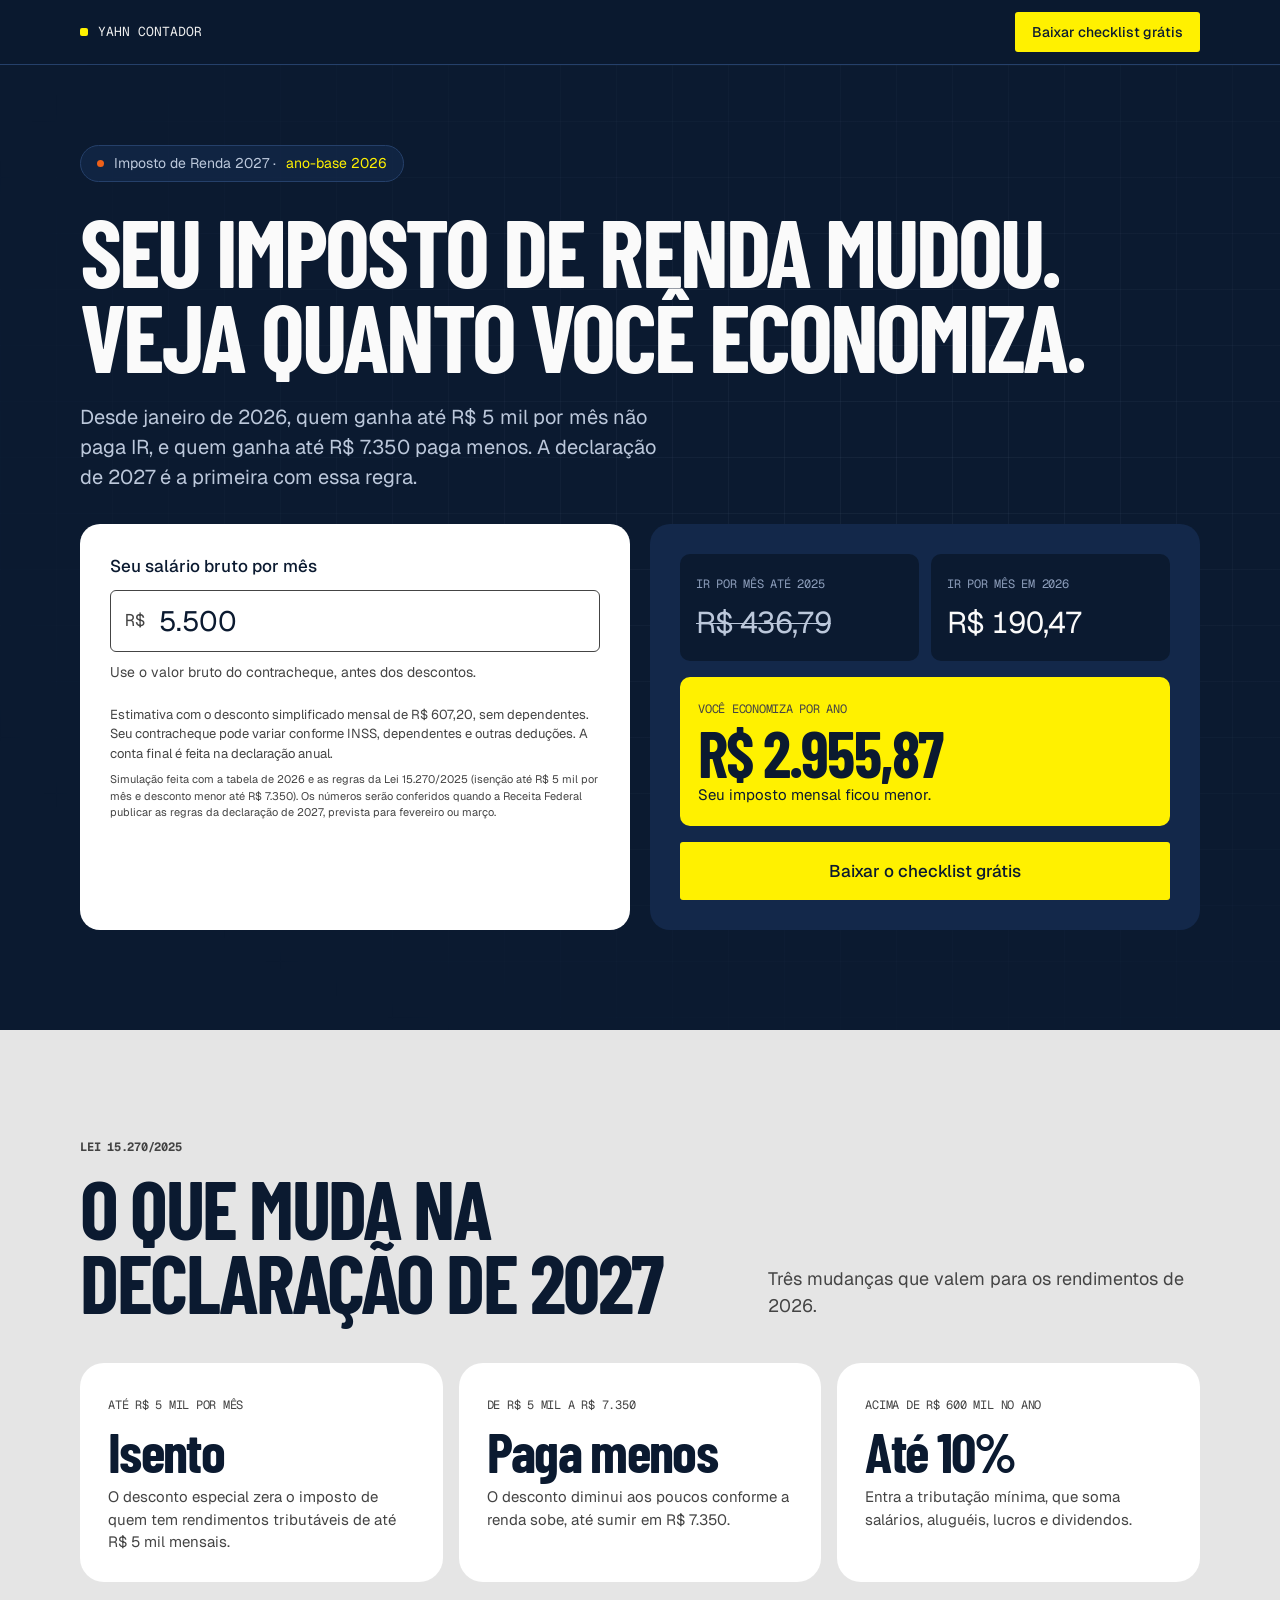
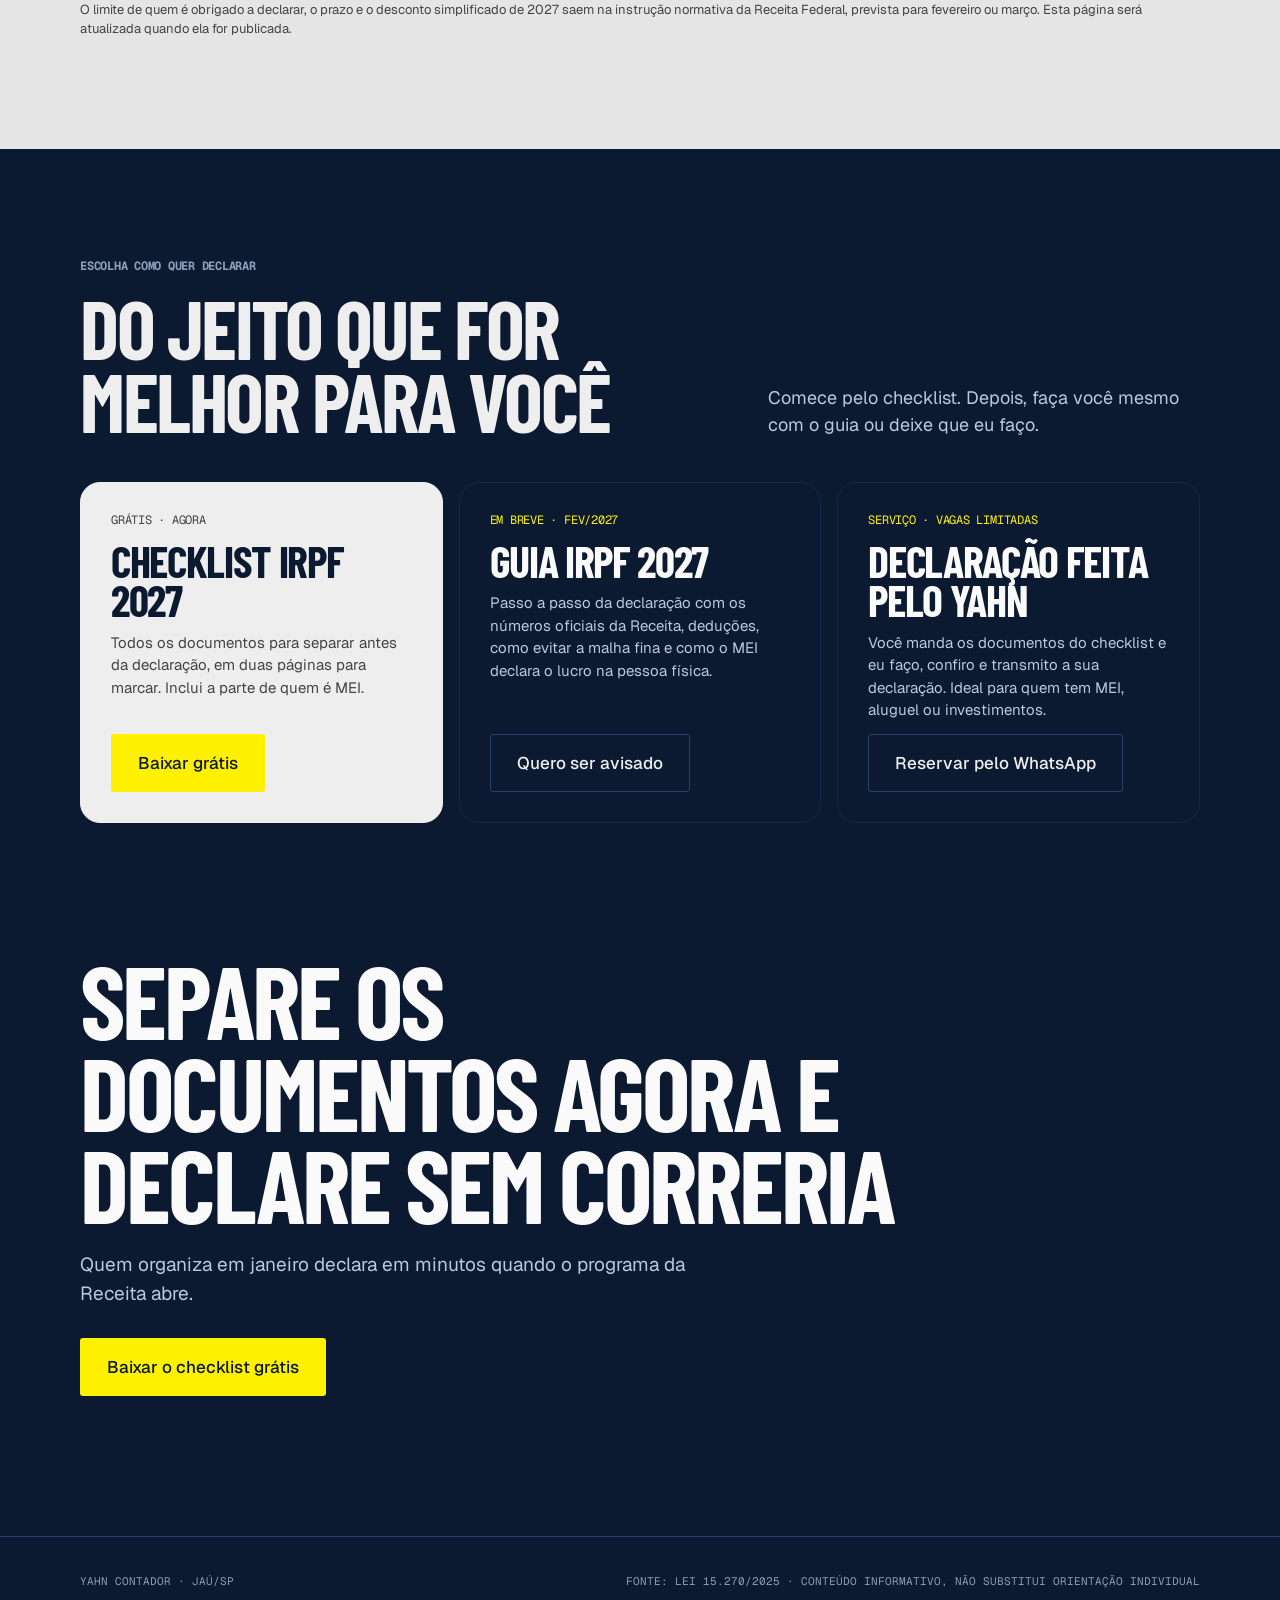
<file: irpf/index.html>
<!DOCTYPE html>
<html lang="pt-BR">
<head>
<meta charset="utf-8">
<meta name="viewport" content="width=device-width, initial-scale=1">
<title>Imposto de Renda 2027 · Yahn Contador</title>
<meta name="description" content="Simule quanto você economiza com a isenção do IR até R$ 5 mil, baixe o checklist grátis do IRPF 2027 e conheça a declaração feita pelo Yahn Contador.">
<meta name="theme-color" content="#0B1A30">
<link rel="preconnect" href="https://fonts.googleapis.com">
<link rel="preconnect" href="https://fonts.gstatic.com" crossorigin>
<link href="https://fonts.googleapis.com/css2?family=Barlow+Condensed:wght@700&family=Geist:wght@400;500&family=Geist+Mono:wght@400&family=Instrument+Serif:ital@0;1&display=swap" rel="stylesheet">
<style>
:root{
  /* Mesmo sistema da plataforma Yahn Contador: marinho, faixas claras, amarelo só para comprar. */
  --canvas:#0B1A30; --lift:#13284A; --stroke:#25406A; --graphite:#3A5682; --muted:#8C9DBA; --stone:#BCC8DB;
  --bone:#EEEEEE; --chalk:#FAFAFA; --light:#E5E5E5; --card:#FFFFFF; --mist:#F3F3F3; --slate:#444444;
  --act:#FFF100; --mint:#D1FFCA; --green:#A0CA92; --orange:#EE6018;
  --display:"Barlow Condensed","Arial Narrow",Impact,sans-serif;
  --body:"Geist",Inter,system-ui,-apple-system,"Segoe UI",sans-serif;
  --mono:"Geist Mono",ui-monospace,Menlo,monospace;
  --serif:"Instrument Serif",Georgia,serif;
  --ease:cubic-bezier(.4,0,.2,1);
  color-scheme:dark;
}
*{box-sizing:border-box;margin:0;padding:0}
html{scroll-behavior:smooth}
body{background:var(--canvas);color:var(--bone);font-family:var(--body);font-size:17px;line-height:1.5;-webkit-font-smoothing:antialiased}
a{color:inherit}
img{max-width:100%;height:auto;display:block}
:focus-visible{outline:2px solid var(--act);outline-offset:3px;border-radius:4px}
.wrap{width:min(1120px,100% - 40px);margin-inline:auto}
.disp{font-family:var(--display);font-weight:700;text-transform:uppercase;line-height:.9;letter-spacing:-.03em;text-wrap:balance}
.mono{font-family:var(--mono);font-size:12px;line-height:1.3;letter-spacing:-.02em;text-transform:uppercase}
.serif{font-family:var(--serif);font-style:italic;font-weight:400}
.btn{display:inline-flex;align-items:center;justify-content:center;gap:10px;font:500 17px var(--body);text-decoration:none;padding:17px 26px;border-radius:3px;border:1px solid transparent;cursor:pointer;transition:background .18s var(--ease),border-color .18s var(--ease)}
.btn-act{background:var(--act);color:var(--canvas)}
.btn-act:hover{background:#fff766}
.btn-line{border-color:var(--stroke);color:var(--bone)}
.btn-line:hover{border-color:var(--bone)}
.light{background:var(--light);color:var(--canvas)}
.band{padding:110px 0}
.pulse{width:7px;height:7px;border-radius:50%;background:var(--orange);display:inline-block;animation:pulse 2s infinite}
@keyframes pulse{0%{box-shadow:0 0 0 0 rgba(238,96,24,.6)}70%{box-shadow:0 0 0 8px rgba(238,96,24,0)}100%{box-shadow:0 0 0 0 rgba(238,96,24,0)}}

/* topo */
.top{position:sticky;top:0;z-index:30;background:rgba(11,26,48,.9);backdrop-filter:blur(12px);border-bottom:1px solid var(--stroke)}
.top .wrap{display:flex;justify-content:space-between;align-items:center;height:64px;gap:16px}
.word{display:flex;align-items:center;gap:10px;text-decoration:none;font-family:var(--mono);font-size:13px;text-transform:uppercase}
.word i{width:8px;height:8px;background:var(--act);border-radius:2px}
.top .btn{padding:10px 16px;font-size:14px}

/* herói */
.hero{position:relative;overflow:hidden;padding:80px 0 100px}
.hero::before{content:"";position:absolute;inset:0;pointer-events:none;background-image:linear-gradient(rgba(140,157,186,.08) 1px,transparent 1px),linear-gradient(90deg,rgba(140,157,186,.08) 1px,transparent 1px);background-size:56px 56px;-webkit-mask-image:radial-gradient(80% 70% at 70% 40%,#000,transparent);mask-image:radial-gradient(80% 70% at 70% 40%,#000,transparent)}
.hero>.wrap{position:relative}
.hero-in{position:relative;display:grid;grid-template-columns:1.05fr .95fr;gap:56px;align-items:center}
.tag{display:inline-flex;align-items:center;gap:10px;border:1px solid var(--stroke);background:rgba(19,40,74,.7);border-radius:999px;padding:7px 16px;font-size:14px;color:var(--stone);margin-bottom:26px}
.tag b{color:var(--act);font-weight:400}
.hero h1{font-size:clamp(54px,7.4vw,104px);color:var(--chalk)}
.hero .lead{font-size:20px;color:var(--stone);max-width:30em;margin:24px 0 32px}
.buyrow{display:flex;flex-wrap:wrap;align-items:center;gap:18px}
.priceline{font-size:15px;color:var(--muted)}
.priceline b{color:var(--chalk);font-weight:500;font-size:22px;letter-spacing:-.02em}
.trust{display:flex;flex-wrap:wrap;gap:22px;margin-top:30px;font-family:var(--mono);font-size:12px;text-transform:uppercase;color:var(--muted)}
.trust span{display:flex;align-items:center;gap:8px}
.trust i{width:6px;height:6px;border-radius:1px;background:var(--green)}
.stack{position:relative;height:520px}
.stack img{position:absolute;width:290px;border-radius:10px;box-shadow:0 24px 60px rgba(0,0,0,.35),0 4px 12px rgba(0,0,0,.2)}
.stack .a{left:4%;top:40px;transform:rotate(-8deg);opacity:.85}
.stack .b{right:2%;top:10px;transform:rotate(6deg);opacity:.9}
.stack .c{left:22%;top:80px;transform:rotate(-1deg);z-index:2;animation:float 7s ease-in-out infinite}
@keyframes float{0%,100%{transform:rotate(-1deg) translateY(0)}50%{transform:rotate(0deg) translateY(-10px)}}
.sheet-chip{position:absolute;right:0;bottom:30px;z-index:3;background:var(--chalk);color:var(--canvas);border-radius:12px;padding:14px 16px;width:250px;box-shadow:0 24px 60px rgba(0,0,0,.35)}
.sheet-chip .mono{color:var(--slate)}
.sheet-chip .v{font-size:28px;letter-spacing:-.03em;margin:4px 0}
.meter{height:8px;background:var(--mist);border-radius:4px;overflow:hidden;margin:8px 0 6px}
.meter b{display:block;height:100%;width:42%;background:var(--canvas);border-radius:4px}
.ok{display:inline-block;font-family:var(--mono);font-size:11px;background:var(--mint);padding:2px 8px;border-radius:4px}
@media (max-width:920px){.hero-in{grid-template-columns:1fr}.stack{height:420px;max-width:440px;margin:0 auto;width:100%}.stack img{width:220px}.sheet-chip{width:210px}}

/* dores */
.head{display:grid;grid-template-columns:1.2fr .8fr;gap:40px;align-items:end;margin-bottom:44px}
.head h2{font-size:clamp(48px,6.4vw,92px)}
.head p{font-size:18px;color:var(--slate);max-width:30em}
.band:not(.light) .head p{color:var(--stone)}
.head .mono{display:block;margin-bottom:16px;color:var(--slate)}
.band:not(.light) .head .mono{color:var(--muted)}
@media (max-width:860px){.head{grid-template-columns:1fr;gap:14px}}
.pains{display:grid;grid-template-columns:repeat(3,1fr);gap:16px}
.pain{background:var(--card);border-radius:24px;padding:28px}
.pain .mono{color:var(--orange)}
.pain h3{font-size:28px;font-weight:400;letter-spacing:-.03em;line-height:1.1;margin:12px 0 10px}
.pain p{color:var(--slate);font-size:15px}
@media (max-width:860px){.pains{grid-template-columns:1fr}}

/* conteúdo do kit */
.items{display:grid;gap:20px}
.item{display:grid;grid-template-columns:1fr 1fr;gap:0;border:1px solid var(--lift);border-radius:20px;overflow:hidden}
.item:nth-child(even) .pic{order:2}
.pic{background:var(--lift);display:flex;align-items:center;justify-content:center;gap:14px;padding:34px;min-height:340px;overflow:hidden}
.pic img{width:44%;border-radius:8px;box-shadow:0 18px 40px rgba(0,0,0,.35)}
.pic img:nth-child(2){transform:translateY(24px)}
.txt{padding:40px}
.txt .mono{color:var(--act)}
.txt h3{font-size:clamp(34px,3.6vw,48px);margin:12px 0 14px;color:var(--chalk)}
.txt p{color:var(--stone);margin-bottom:16px}
.ticks{list-style:none;display:grid;gap:10px}
.ticks li{display:flex;gap:12px}
.ticks li::before{content:"";flex:none;width:16px;height:16px;margin-top:4px;border-radius:4px;background:var(--act) url("data:image/svg+xml,%3Csvg xmlns='http://www.w3.org/2000/svg' viewBox='0 0 16 16'%3E%3Cpath d='M4 8.3l2.6 2.6L12 5.4' stroke='%230B1A30' stroke-width='2' fill='none' stroke-linecap='round' stroke-linejoin='round'/%3E%3C/svg%3E")}
@media (max-width:860px){.item{grid-template-columns:1fr}.item:nth-child(even) .pic{order:0}.pic{min-height:260px}.txt{padding:28px}}

/* planilha simulada */
.sheet{background:var(--chalk);color:var(--canvas);border-radius:12px;width:100%;max-width:420px;overflow:hidden;font-size:13px;box-shadow:0 18px 40px rgba(0,0,0,.35)}
.sheet .bar{display:flex;gap:6px;padding:10px 12px;background:var(--mist)}
.sheet .bar i{width:9px;height:9px;border-radius:50%;background:var(--light)}
.sheet table{width:100%;border-collapse:collapse;font-variant-numeric:tabular-nums}
.sheet th{background:var(--canvas);color:#fff;font-weight:400;font-family:var(--mono);font-size:10px;text-transform:uppercase;padding:7px 8px;text-align:left}
.sheet td{padding:7px 8px;border-bottom:1px solid var(--light)}
.st{font-family:var(--mono);font-size:10px;padding:2px 6px;border-radius:3px;background:var(--mint)}
.st.w{background:#FFF4B8}

/* simulador */
.sim{display:grid;grid-template-columns:1fr 1fr;gap:20px;align-items:stretch}
.sim-in{background:var(--card);border-radius:24px;padding:32px}
.sim-in label{display:block;font-weight:500;margin-bottom:10px}
.field{display:flex;align-items:center;border:1px solid var(--slate);border-radius:6px;overflow:hidden;background:#fff}
.field span{padding:0 14px;color:var(--slate);font-family:var(--mono)}
.field input{flex:1;border:0;font:400 28px var(--body);letter-spacing:-.02em;padding:12px 12px 12px 0;color:var(--canvas);width:100%;background:transparent}
.field input:focus{outline:none}
.field:focus-within{outline:2px solid var(--canvas);outline-offset:2px}
.sim-in .hint{font-size:14px;color:var(--slate);margin-top:10px}
.months{display:flex;gap:6px;flex-wrap:wrap;margin-top:18px}
.months button{font:500 14px var(--body);padding:8px 12px;border-radius:999px;border:1px solid var(--ash,#c6c6c6);background:transparent;color:var(--slate);cursor:pointer}
.months button[aria-pressed="true"]{background:var(--canvas);color:#fff;border-color:var(--canvas)}
.sim-out{background:var(--canvas);color:var(--bone);border-radius:24px;padding:32px;display:flex;flex-direction:column;gap:14px}
.sim-out .mono{color:var(--muted)}
.sim-out .big{font-size:52px;letter-spacing:-.03em;line-height:1;color:var(--chalk);font-variant-numeric:tabular-nums}
.sim-out .meter{background:var(--lift);height:10px}
.sim-out .meter b{background:var(--green);transition:width .3s var(--ease),background .3s var(--ease)}
.verdict{font-size:18px;line-height:1.4}
.verdict b{font-weight:500}
@media (max-width:860px){.sim{grid-template-columns:1fr}}

/* autor */
.author{display:grid;grid-template-columns:auto 1fr;gap:40px;align-items:center}
.avatar{width:160px;height:160px;border-radius:24px;background:var(--act);color:var(--canvas);display:grid;place-items:center;font-family:var(--display);font-weight:700;font-size:72px}
.author h2{font-size:clamp(44px,5vw,72px);color:var(--chalk)}
.author p{color:var(--stone);max-width:40em;margin-top:14px}
.author blockquote{font-family:var(--serif);font-style:italic;font-size:28px;color:var(--chalk);margin-top:18px}
@media (max-width:760px){.author{grid-template-columns:1fr}.avatar{width:110px;height:110px;font-size:48px}}

/* oferta */
.offer{display:grid;grid-template-columns:1.1fr .9fr;background:var(--card);color:var(--canvas);border-radius:32px;overflow:hidden}
.offer-l{padding:44px}
.offer-l h2{font-size:clamp(48px,5.6vw,80px);margin:12px 0 22px}
.offer-l .mono{color:var(--slate)}
.list{list-style:none;display:grid;gap:0;border-top:1px solid var(--light)}
.list li{display:flex;justify-content:space-between;gap:16px;padding:14px 0;border-bottom:1px solid var(--light)}
.list li span:last-child{font-family:var(--mono);font-size:12px;text-transform:uppercase;color:var(--slate);white-space:nowrap}
.offer-r{background:var(--canvas);color:var(--bone);padding:44px;display:flex;flex-direction:column;justify-content:center;gap:18px}
.offer-r .mono{color:var(--muted)}
.offer-r .p{font-family:var(--display);font-weight:700;font-size:120px;line-height:.85;color:var(--chalk);letter-spacing:-.03em}
.offer-r .p small{font-size:40px;vertical-align:top;margin-right:6px}
.offer-r .sub{color:var(--stone)}
.offer-r .btn{width:100%;font-size:19px;padding:20px}
.guarantee{display:flex;gap:14px;align-items:flex-start;border-top:1px solid var(--stroke);padding-top:18px;color:var(--stone);font-size:15px}
.guarantee svg{flex:none}
@media (max-width:860px){.offer{grid-template-columns:1fr}.offer-l,.offer-r{padding:30px}.offer-r .p{font-size:96px}}

/* faq */
.faq-grid{display:grid;grid-template-columns:.8fr 1.2fr;gap:50px;align-items:start}
.faq-grid h2{font-size:clamp(48px,6vw,84px)}
.faq details{border-bottom:1px solid #c6c6c6;padding:22px 0}
.faq summary{cursor:pointer;font-size:24px;letter-spacing:-.03em;line-height:1.2;list-style:none;display:flex;justify-content:space-between;gap:16px}
.faq summary::-webkit-details-marker{display:none}
.faq summary::after{content:"+";font-family:var(--mono);font-size:20px;transition:transform .2s var(--ease)}
.faq details[open] summary::after{transform:rotate(45deg)}
.faq p{color:var(--slate);margin-top:10px;max-width:42em}
@media (max-width:900px){.faq-grid{grid-template-columns:1fr;gap:20px}}

.final{text-align:left;padding:110px 0 140px}
.final h2{font-size:clamp(56px,8vw,120px);color:var(--chalk);max-width:12ch}
.final p{color:var(--stone);font-size:19px;margin:22px 0 30px;max-width:32em}
footer{border-top:1px solid var(--stroke);padding:36px 0 110px;font-family:var(--mono);font-size:11px;text-transform:uppercase;color:var(--muted)}
footer .wrap{display:flex;justify-content:space-between;flex-wrap:wrap;gap:12px}
footer a{color:var(--stone)}

.sticky{position:fixed;left:10px;right:10px;bottom:10px;z-index:40;display:none;align-items:center;justify-content:space-between;gap:12px;background:rgba(19,40,74,.96);backdrop-filter:blur(12px);border:1px solid var(--stroke);border-radius:999px;padding:8px 8px 8px 20px;box-shadow:0 8px 32px rgba(0,0,0,.25);transform:translateY(160%);transition:transform .3s var(--ease)}
.sticky.on{transform:none}
.sticky span{font-size:14px}.sticky span b{font-weight:500;color:var(--chalk)}
.sticky .btn{padding:12px 18px;font-size:15px;border-radius:999px}
@media (max-width:760px){.sticky{display:flex}.band{padding:72px 0}.hero{padding:48px 0 64px}.buyrow .btn{width:100%}}
@media (prefers-reduced-motion:reduce){*{animation:none!important;transition:none!important;scroll-behavior:auto!important}}

.sim-hero{display:grid;grid-template-columns:1fr 1fr;gap:20px;margin-top:8px}
.calc{background:var(--card);color:var(--canvas);border-radius:20px;padding:30px}
.calc label{display:block;font-weight:500;margin-bottom:10px}
.res{background:var(--lift);border-radius:20px;padding:30px;display:grid;gap:16px;align-content:start}
.row2{display:grid;grid-template-columns:1fr 1fr;gap:12px}
.cell{background:var(--canvas);border-radius:10px;padding:16px}
.cell .mono{color:var(--muted)}
.cell .n{font-size:30px;letter-spacing:-.03em;color:var(--chalk);font-variant-numeric:tabular-nums;margin-top:4px}
.cell .n.old{color:var(--stone);text-decoration:line-through;text-decoration-thickness:1px}
.save{background:var(--act);color:var(--canvas);border-radius:10px;padding:18px}
.save .mono{color:var(--slate)}
.save .n{font-family:var(--display);font-weight:700;font-size:64px;line-height:.9;letter-spacing:-.03em;margin-top:4px}
.fine{font-size:13px;color:var(--muted)}
.chg{display:grid;grid-template-columns:repeat(3,1fr);gap:16px}
.chg>div{background:var(--card);border-radius:24px;padding:28px}
.chg .mono{color:var(--slate)}
.chg .big{font-family:var(--display);font-weight:700;font-size:56px;line-height:.9;letter-spacing:-.03em;margin:10px 0}
.chg p{color:var(--slate);font-size:15px}
.three{display:grid;grid-template-columns:repeat(3,1fr);gap:16px}
.prod{border:1px solid var(--lift);border-radius:20px;padding:30px;display:flex;flex-direction:column;gap:12px}
.prod.hot{background:var(--bone);color:var(--canvas);border-color:var(--bone)}
.prod .mono{color:var(--act)}
.prod.hot .mono{color:var(--slate)}
.prod h3{font-family:var(--display);font-weight:700;text-transform:uppercase;font-size:44px;line-height:.9;letter-spacing:-.03em;color:var(--chalk)}
.prod.hot h3{color:var(--canvas)}
.prod p{color:var(--stone);font-size:15px;flex:1}
.prod.hot p{color:var(--slate)}
.prod .btn{align-self:flex-start}
.prod.hot .btn-line{border-color:var(--slate);color:var(--canvas)}
@media (max-width:900px){.sim-hero,.chg,.three{grid-template-columns:1fr}.row2{grid-template-columns:1fr 1fr}}
</style>
</head>
<body>
<header class="top"><div class="wrap">
  <a class="word" href="https://ytorricelli-lab.github.io/hub-yahn-contador/"><i></i>Yahn Contador</a>
  <a class="btn btn-act" href="Checklist-IRPF-2027.pdf">Baixar checklist grátis</a>
</div></header>
<main>
  <section class="hero">
    <div class="wrap">
      <span class="tag"><span class="pulse"></span>Imposto de Renda 2027 · <b>ano-base 2026</b></span>
      <h1 class="disp">Seu imposto de renda mudou. Veja quanto você economiza.</h1>
      <p class="lead">Desde janeiro de 2026, quem ganha até R$ 5 mil por mês não paga IR, e quem ganha até R$ 7.350 paga menos. A declaração de 2027 é a primeira com essa regra.</p>
      <div class="sim-hero">
        <div class="calc">
          <label for="sal">Seu salário bruto por mês</label>
          <div class="field"><span>R$</span><input id="sal" inputmode="numeric" value="5.500"></div>
          <p class="hint" style="font-size:14px;color:var(--slate);margin-top:10px">Use o valor bruto do contracheque, antes dos descontos.</p>
          <p class="fine" style="color:var(--slate);margin-top:22px">Estimativa com o desconto simplificado mensal de R$ 607,20, sem dependentes. Seu contracheque pode variar conforme INSS, dependentes e outras deduções. A conta final é feita na declaração anual.</p>
          <p class="fine" style="color:var(--slate);margin-top:8px;font-size:11px">Simulação feita com a tabela de 2026 e as regras da Lei 15.270/2025 (isenção até R$ 5 mil por mês e desconto menor até R$ 7.350). Os números serão conferidos quando a Receita Federal publicar as regras da declaração de 2027, prevista para fevereiro ou março.</p>
        </div>
        <div class="res" aria-live="polite">
          <div class="row2">
            <div class="cell"><span class="mono">IR por mês até 2025</span><div class="n old" id="old">R$ 0</div></div>
            <div class="cell"><span class="mono">IR por mês em 2026</span><div class="n" id="new">R$ 0</div></div>
          </div>
          <div class="save"><span class="mono">Você economiza por ano</span><div class="n" id="year">R$ 0</div><span id="msg" style="font-size:15px"></span></div>
          <a class="btn btn-act" href="Checklist-IRPF-2027.pdf" style="align-self:flex-start">Baixar o checklist grátis</a>
        </div>
      </div>
    </div>
  </section>

  <section class="light band">
    <div class="wrap">
      <div class="head"><h2 class="disp"><span class="mono">Lei 15.270/2025</span>O que muda na declaração de 2027</h2><p>Três mudanças que valem para os rendimentos de 2026.</p></div>
      <div class="chg">
        <div><span class="mono">Até R$ 5 mil por mês</span><div class="big">Isento</div><p>O desconto especial zera o imposto de quem tem rendimentos tributáveis de até R$ 5 mil mensais.</p></div>
        <div><span class="mono">De R$ 5 mil a R$ 7.350</span><div class="big">Paga menos</div><p>O desconto diminui aos poucos conforme a renda sobe, até sumir em R$ 7.350.</p></div>
        <div><span class="mono">Acima de R$ 600 mil no ano</span><div class="big">Até 10%</div><p>Entra a tributação mínima, que soma salários, aluguéis, lucros e dividendos.</p></div>
      </div>
      <p class="fine" style="color:var(--slate);margin-top:18px">O limite de quem é obrigado a declarar, o prazo e o desconto simplificado de 2027 saem na instrução normativa da Receita Federal, prevista para fevereiro ou março. Esta página será atualizada quando ela for publicada.</p>
    </div>
  </section>

  <section class="band">
    <div class="wrap">
      <div class="head"><h2 class="disp"><span class="mono">Escolha como quer declarar</span>Do jeito que for melhor para você</h2><p>Comece pelo checklist. Depois, faça você mesmo com o guia ou deixe que eu faço.</p></div>
      <div class="three">
        <div class="prod hot"><span class="mono">Grátis · agora</span><h3>Checklist IRPF 2027</h3><p>Todos os documentos para separar antes da declaração, em duas páginas para marcar. Inclui a parte de quem é MEI.</p><a class="btn btn-act" href="Checklist-IRPF-2027.pdf">Baixar grátis</a></div>
        <div class="prod"><span class="mono">Em breve · fev/2027</span><h3>Guia IRPF 2027</h3><p>Passo a passo da declaração com os números oficiais da Receita, deduções, como evitar a malha fina e como o MEI declara o lucro na pessoa física.</p><a class="btn btn-line" href="#avisar" data-lead="guia-irpf-2027">Quero ser avisado</a></div>
        <div class="prod"><span class="mono">Serviço · vagas limitadas</span><h3>Declaração feita pelo Yahn</h3><p>Você manda os documentos do checklist e eu faço, confiro e transmito a sua declaração. Ideal para quem tem MEI, aluguel ou investimentos.</p><a class="btn btn-line" href="https://wa.me/5514991696399?text=Ol%C3%A1%2C%20Yahn%21%20Vim%20pela%20p%C3%A1gina%20do%20IR%20e%20quero%20reservar%20minha%20vaga%20para%20a%20declara%C3%A7%C3%A3o%20do%20IR%202027.%0A%0ANome%3A%0ACidade%3A%0ATenho%20renda%20de%3A%20%28sal%C3%A1rio%2C%20MEI%2C%20aluguel%2C%20investimentos...%29">Reservar pelo WhatsApp</a></div>
      </div>
    </div>
  </section>

  <section class="final" style="padding-top:20px"><style>.final h2{max-width:18ch}</style>
    <div class="wrap">
      <h2 class="disp">Separe os documentos agora e declare sem correria</h2>
      <p>Quem organiza em janeiro declara em minutos quando o programa da Receita abre.</p>
      <a class="btn btn-act" href="Checklist-IRPF-2027.pdf">Baixar o checklist grátis</a>
    </div>
  </section>
</main>
<footer><div class="wrap"><span>Yahn Contador · Jaú/SP</span><span>Fonte: Lei 15.270/2025 · conteúdo informativo, não substitui orientação individual</span></div></footer>
<script>
/* Tabela mensal vigente desde maio/2025 e redutor da Lei 15.270/2025 (desde jan/2026) */
const SIMP = 607.20;
const faixas = [[2428.80,0,0],[2826.65,.075,182.16],[3751.05,.15,394.16],[4664.68,.225,675.49],[Infinity,.275,908.73]];
function irTabela(base){ for(const [lim,a,d] of faixas){ if(base<=lim) return Math.max(0, base*a - d); } }
function redutor(renda, ir){ if(renda<=5000) return Math.min(ir, 312.89); if(renda<=7350) return Math.min(ir, Math.max(0, 978.62 - 0.133145*renda)); return 0; }
const brl = v => "R$ " + v.toLocaleString("pt-BR",{minimumFractionDigits:2,maximumFractionDigits:2});
const sal = document.getElementById("sal");
function calc(){
  const r = Number(sal.value.replace(/\D/g,"")) || 0;
  const old = irTabela(Math.max(0, r - SIMP));
  const nw = Math.max(0, old - redutor(r, old));
  const y = (old - nw) * 12;
  document.getElementById("old").textContent = brl(old);
  document.getElementById("new").textContent = brl(nw);
  document.getElementById("year").textContent = brl(y);
  document.getElementById("msg").textContent = r<=5000 && old>0 ? "Você ficou isento do IR mensal." : y>0 ? "Seu imposto mensal ficou menor." : r>7350 ? "Acima de R$ 7.350 a regra não muda o seu imposto mensal." : "Nessa faixa você já era isento.";
}
sal.addEventListener("input", () => { const d = sal.value.replace(/\D/g,""); sal.value = d ? Number(d).toLocaleString("pt-BR") : ""; calc(); });
calc();
</script>
<!-- lista de espera -->
<style>
.ld{border:0;padding:0;background:transparent;max-width:none;max-height:none;width:100%;height:100%;inset:0;margin:0}
.ld::backdrop{background:rgba(5,12,24,.72);backdrop-filter:blur(6px)}
.ld[open]{display:grid;place-items:center}
.ld-c{position:relative;width:min(460px,calc(100% - 28px));background:#FAFAFA;color:#0B1A30;border-radius:24px;padding:30px 28px 26px;box-shadow:0 40px 90px rgba(0,0,0,.45);font-family:"Geist",system-ui,sans-serif}
.ld-x{position:absolute;right:14px;top:14px;width:36px;height:36px;border-radius:50%;border:0;background:#EEEEEE;color:#0B1A30;font-size:20px;line-height:1;cursor:pointer}
.ld-k{font-family:"Geist Mono",ui-monospace,monospace;font-size:12px;text-transform:uppercase;color:#444;letter-spacing:.02em}
.ld-c h3{font-family:"Barlow Condensed",sans-serif;font-weight:700;text-transform:uppercase;font-size:44px;line-height:.92;letter-spacing:-.02em;margin:10px 40px 10px 0;color:#0B1A30}
.ld-c>p{font-size:16px;color:#444;line-height:1.45;margin:0 0 18px}
.ld-f{display:grid;gap:12px}
.ld-f label{display:grid;gap:6px;font-size:14px;font-weight:500;color:#0B1A30}
.ld-f label span small{font-weight:400;color:#6b7280}
.ld-f input[type=text],.ld-f input[type=tel],.ld-f input[type=email]{font:400 17px "Geist",system-ui,sans-serif;color:#0B1A30;background:#fff;border:1px solid #cfd5de;border-radius:10px;padding:13px 14px;width:100%;box-sizing:border-box}
.ld-f input:focus{outline:2px solid #0B1A30;outline-offset:1px;border-color:#0B1A30}
.ld-f label.ld-ok{display:flex;gap:10px;align-items:flex-start;font-weight:400;font-size:13px;color:#444;line-height:1.4;cursor:pointer}
.ld-ok input{margin-top:2px;width:18px;height:18px;accent-color:#0B1A30;flex:none}
.ld-go{margin-top:4px;width:100%;font:500 17px "Geist",system-ui,sans-serif;background:#FFF100;color:#0B1A30;border:0;border-radius:3px;padding:16px;cursor:pointer}
.ld-go:hover{background:#fff766}.ld-go:disabled{opacity:.6;cursor:wait}
.ld-err{font-size:14px;color:#b42318;min-height:0;margin:0}
.ld-done{display:none;text-align:left}
.ld-done .ok{width:52px;height:52px;border-radius:50%;background:#A0CA92;display:grid;place-items:center;margin-bottom:14px}
.ld-done .ok::after{content:"";width:20px;height:11px;border-left:4px solid #0B1A30;border-bottom:4px solid #0B1A30;transform:translateY(-3px) rotate(-45deg)}
.ld.sent .ld-form{display:none}.ld.sent .ld-done{display:block}
</style>
<dialog class="ld" id="ld" aria-labelledby="ld-t">
  <div class="ld-c">
    <button class="ld-x" type="button" aria-label="Fechar">×</button>
    <div class="ld-form">
      <span class="ld-k" id="ld-k">Lista de espera</span>
      <h3 id="ld-t">Guia IRPF 2027</h3>
      <p id="ld-p">O guia sai quando a Receita publicar as regras de 2027, entre fevereiro e março. Deixe seu contato e eu te aviso no dia do lançamento.</p>
      <form class="ld-f" novalidate>
        <label><span>Nome</span><input type="text" name="nome" autocomplete="name" required maxlength="120"></label>
        <label><span>WhatsApp</span><input type="tel" name="whatsapp" autocomplete="tel" inputmode="tel" placeholder="(14) 99999-9999" required maxlength="20"></label>
        <label><span>E-mail <small>(opcional)</small></span><input type="email" name="email" autocomplete="email" maxlength="160"></label>
        <label class="ld-ok"><input type="checkbox" name="ok" required>Aceito receber o aviso do lançamento e conteúdos do Yahn Contador. Posso pedir para sair quando quiser.</label>
        <p class="ld-err" role="alert"></p>
        <button class="ld-go" type="submit">Quero ser avisado</button>
      </form>
    </div>
    <div class="ld-done" aria-live="polite">
      <div class="ok"></div>
      <span class="ld-k">Você está na lista</span>
      <h3 id="ld-dn">Pronto!</h3>
      <p style="font-size:16px;color:#444;line-height:1.45;margin:0 0 18px">Assim que o Guia IRPF 2027 sair, eu te mando uma mensagem no WhatsApp. Enquanto isso, separe seus documentos com o checklist grátis.</p>
      <a class="ld-go" style="display:block;text-align:center;text-decoration:none;box-sizing:border-box" href="Checklist-IRPF-2027.pdf">Baixar o checklist grátis</a>
    </div>
  </div>
</dialog>
<script>
(() => {
  const SB = "https://vpmxaxnloaoqaxdmmoid.supabase.co", KEY = "sb_publishable_RhlWZVrxRY2WzayVLIiQFg_O92cxIBR", ORIGEM = "pagina-irpf";
  const d = document.getElementById("ld"); if (!d) return;
  const f = d.querySelector("form"), err = d.querySelector(".ld-err"), go = d.querySelector(".ld-go[type=submit]");
  let interesse = "guia-irpf-2027";
  const open = (k) => { interesse = k || interesse; d.classList.remove("sent"); err.textContent = ""; d.showModal(); setTimeout(() => f.nome.focus(), 50); };
  document.addEventListener("click", e => { const b = e.target.closest("[data-lead]"); if (!b) return; e.preventDefault(); open(b.dataset.lead); });
  d.querySelector(".ld-x").onclick = () => d.close();
  d.addEventListener("click", e => { if (e.target === d) d.close(); });
  f.whatsapp.addEventListener("input", () => {
    const n = f.whatsapp.value.replace(/\D/g, "").slice(0, 11);
    f.whatsapp.value = n.length > 6 ? `(${n.slice(0,2)}) ${n.slice(2, n.length-4)}-${n.slice(-4)}` : n.length > 2 ? `(${n.slice(0,2)}) ${n.slice(2)}` : n;
  });
  f.addEventListener("submit", async e => {
    e.preventDefault(); err.textContent = "";
    const nome = f.nome.value.trim(), tel = f.whatsapp.value.replace(/\D/g, ""), email = f.email.value.trim();
    if (nome.length < 2) { err.textContent = "Escreva seu nome."; f.nome.focus(); return; }
    if (tel.length < 10) { err.textContent = "Confira o WhatsApp com DDD, por exemplo (14) 99999-9999."; f.whatsapp.focus(); return; }
    if (email && !/^[^\s@]+@[^\s@]+\.[^\s@]+$/.test(email)) { err.textContent = "Confira o e-mail ou deixe em branco."; f.email.focus(); return; }
    if (!f.ok.checked) { err.textContent = "Marque a caixa para eu poder te avisar."; return; }
    go.disabled = true; go.textContent = "Salvando...";
    try {
      const r = await fetch(`${SB}/rest/v1/leads`, { method: "POST", headers: { apikey: KEY, "Content-Type": "application/json", Prefer: "return=minimal" },
        body: JSON.stringify({ nome, whatsapp: tel, email: email || null, interesse, origem: ORIGEM }) });
      if (!r.ok) throw new Error(r.status);
      d.querySelector("#ld-dn").textContent = `Pronto, ${nome.split(" ")[0]}!`;
      d.classList.add("sent"); f.reset();
    } catch (_) {
      err.innerHTML = 'Não consegui salvar agora. Tente de novo em instantes ou <a href="https://instagram.com/yahn.contador" style="color:inherit">me chame no Instagram</a>.';
    } finally { go.disabled = false; go.textContent = "Quero ser avisado"; }
  });
})();
</script>

</body>
</html>
</file>
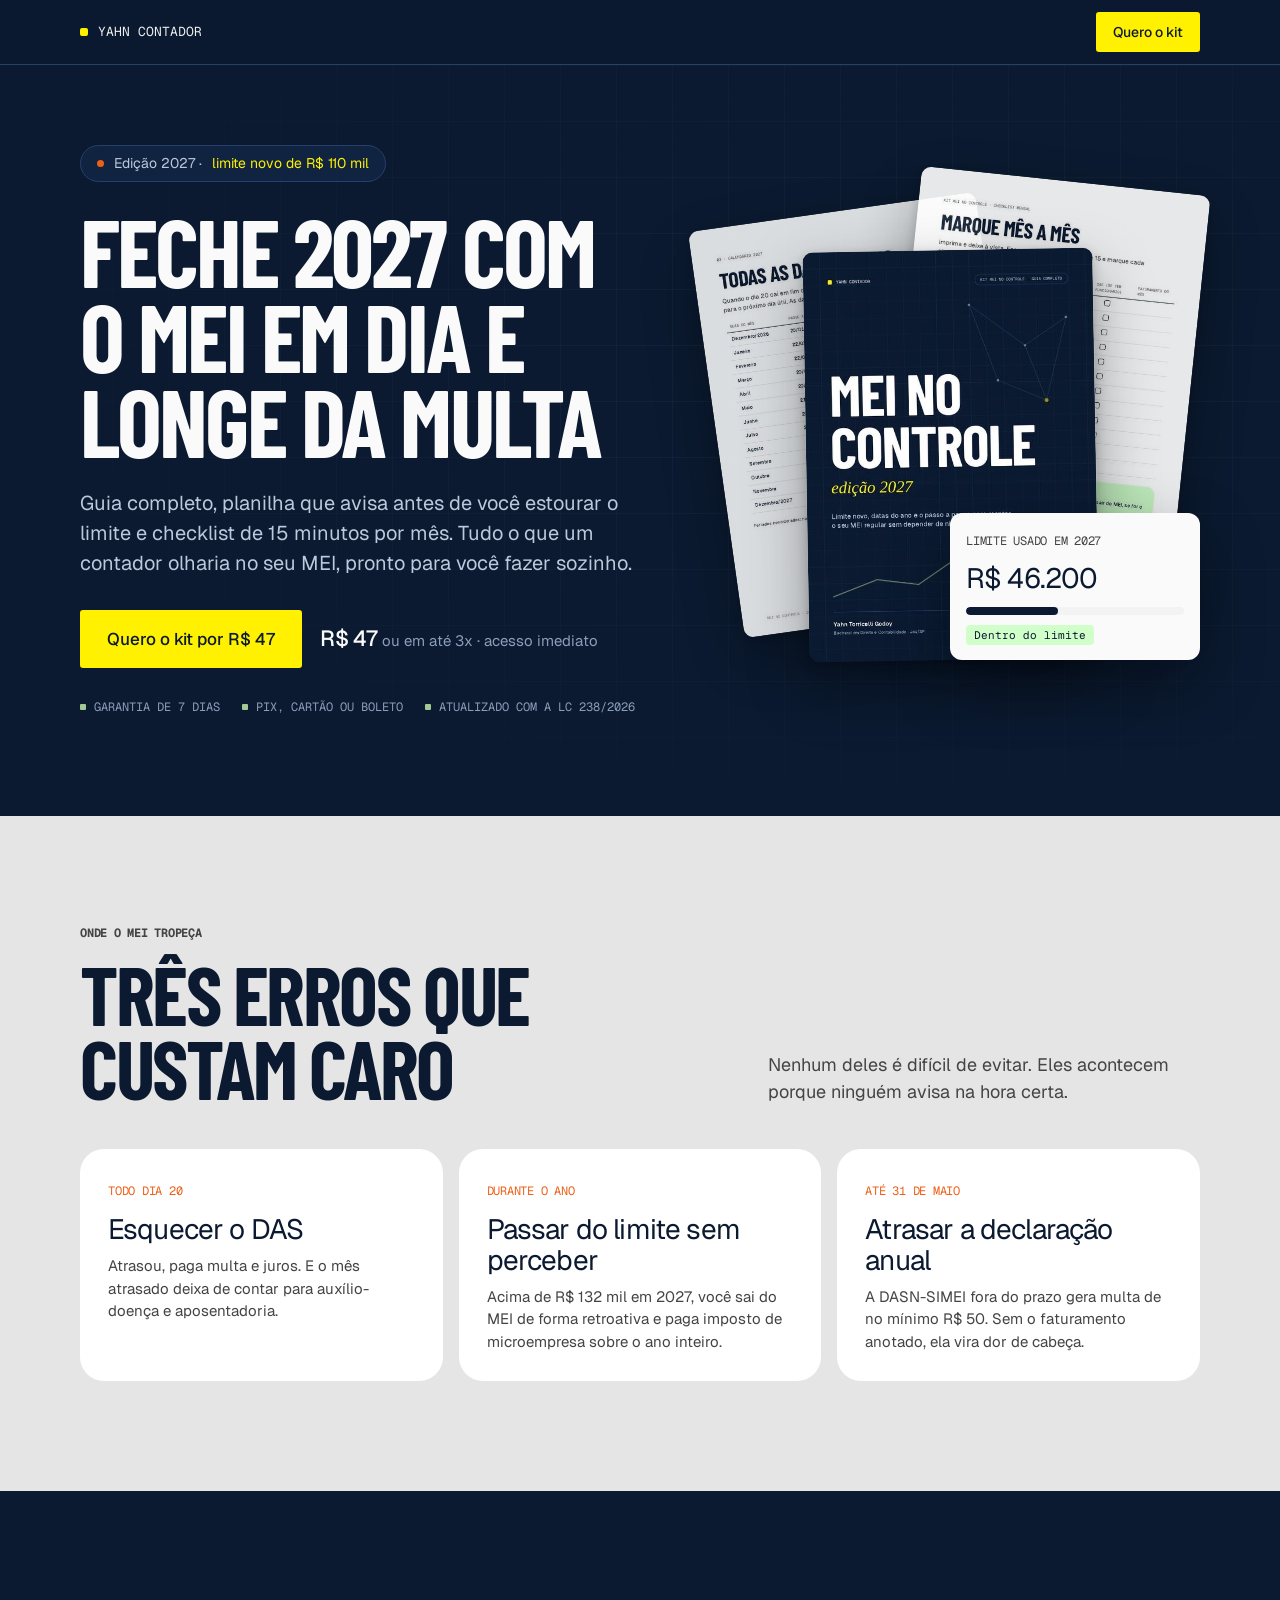
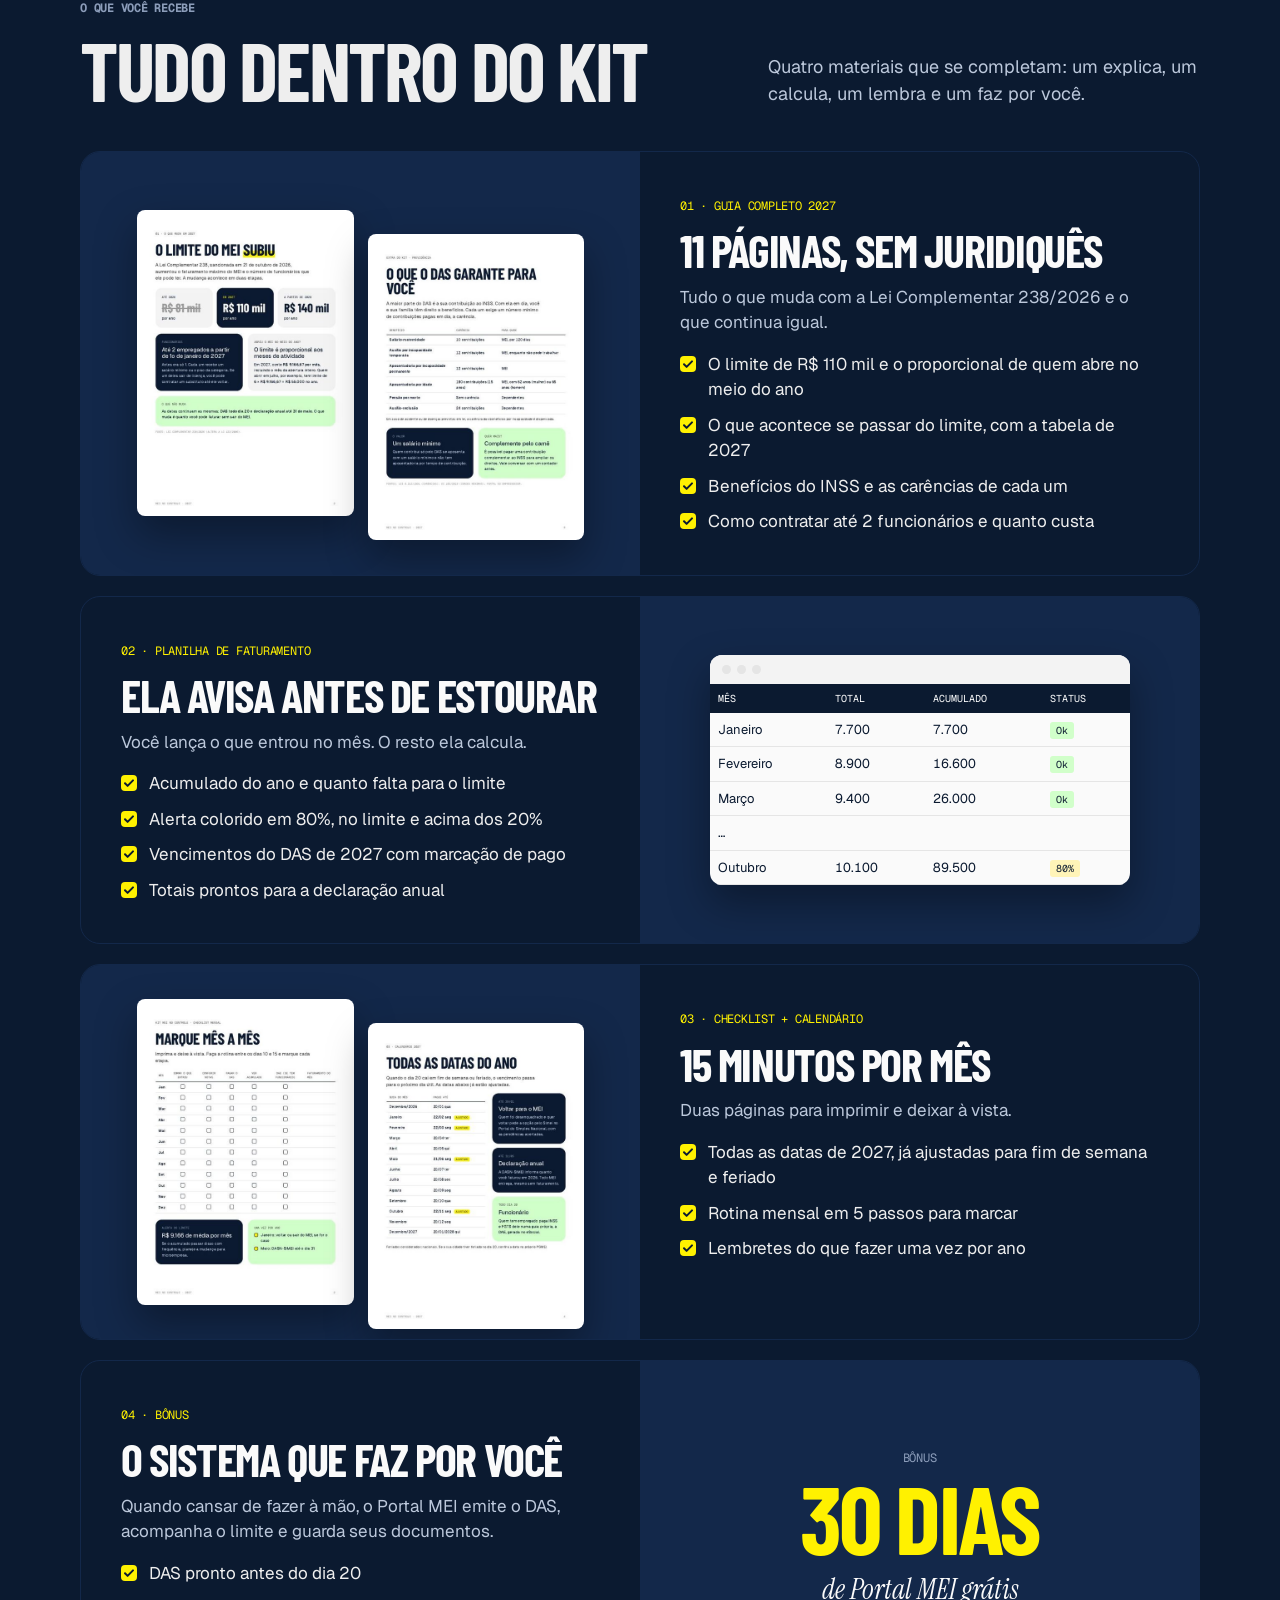
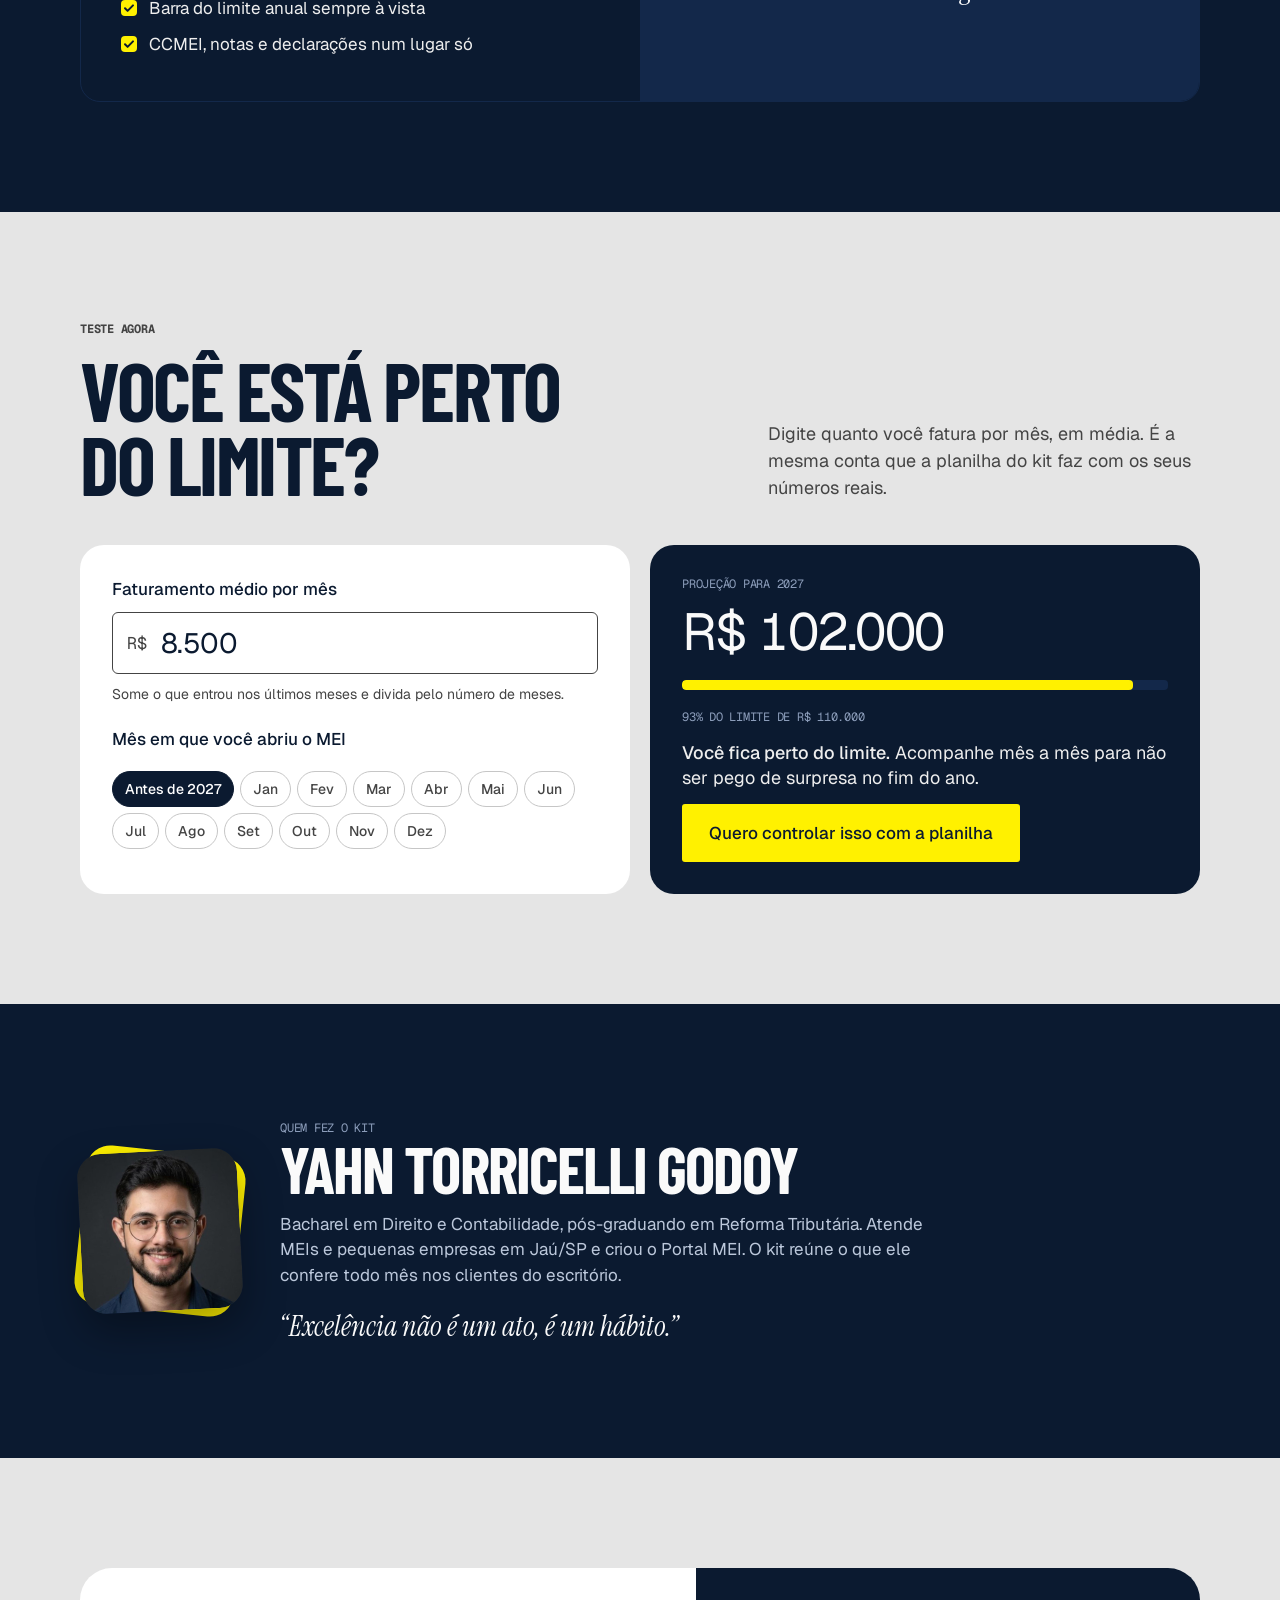
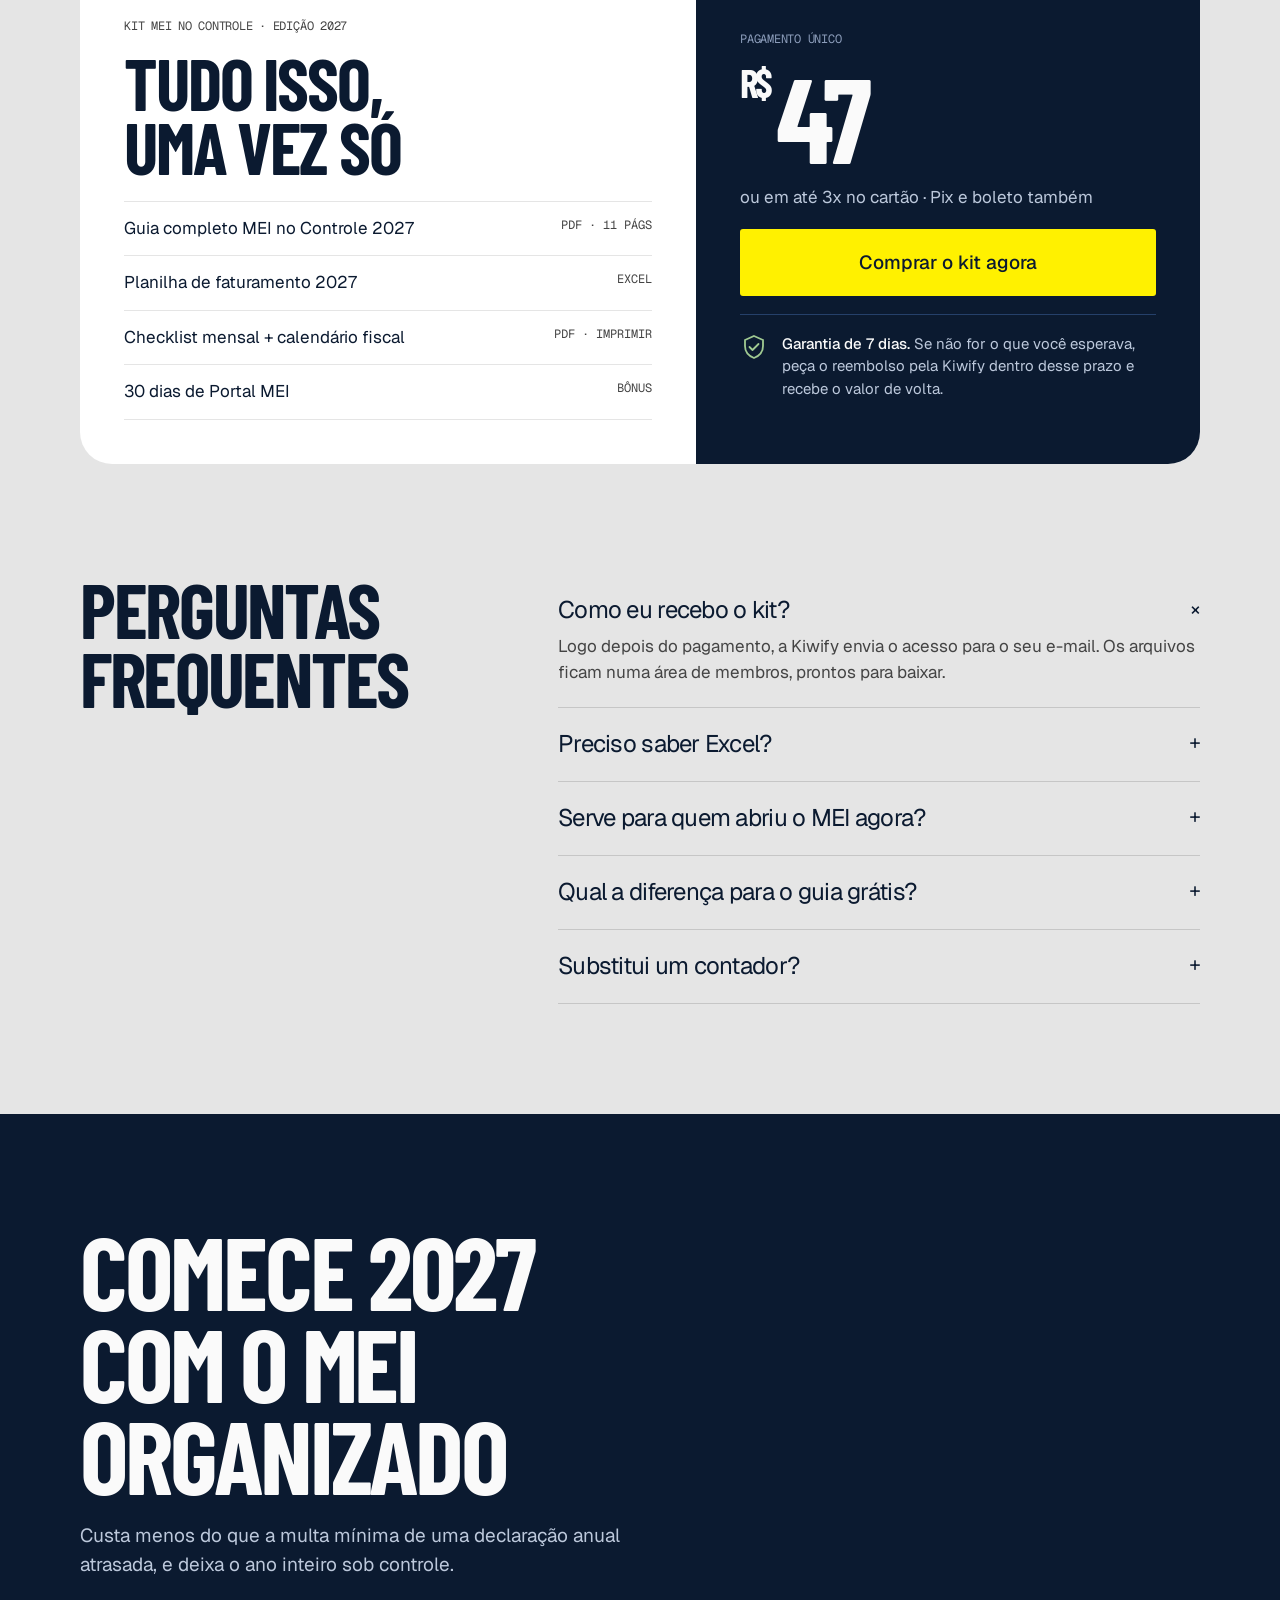
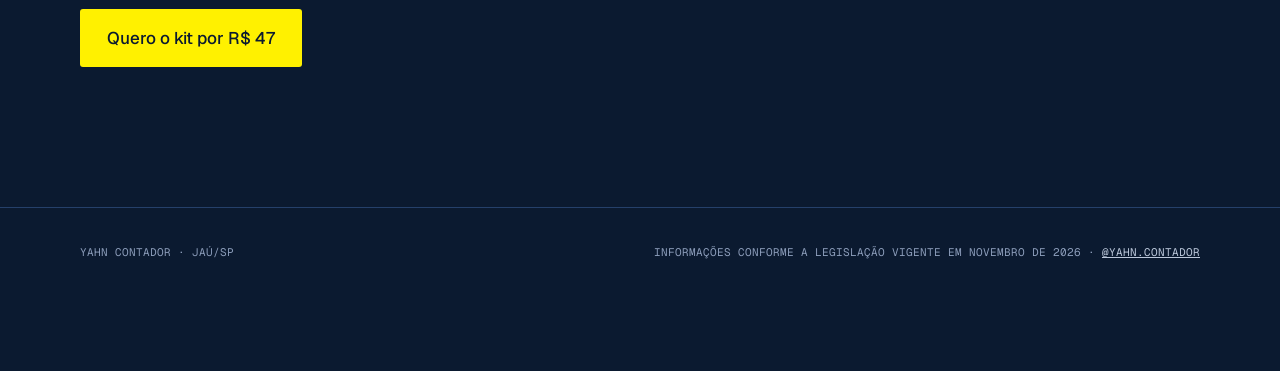
<file: kit/index.html>
<!DOCTYPE html>
<html lang="pt-BR">
<head>
<meta charset="utf-8">
<meta name="viewport" content="width=device-width, initial-scale=1">
<title>Kit MEI no Controle 2027 · Yahn Contador</title>
<meta name="description" content="Guia completo, planilha de faturamento e checklist fiscal para manter o MEI em dia em 2027, já com o limite de R$ 110 mil. R$ 47, acesso imediato.">
<meta name="theme-color" content="#0B1A30">
<link rel="preconnect" href="https://fonts.googleapis.com">
<link rel="preconnect" href="https://fonts.gstatic.com" crossorigin>
<link href="https://fonts.googleapis.com/css2?family=Barlow+Condensed:wght@700&family=Geist:wght@400;500&family=Geist+Mono:wght@400&family=Instrument+Serif:ital@0;1&display=swap" rel="stylesheet">
<style>
:root{
  /* Mesmo sistema da plataforma Yahn Contador: marinho, faixas claras, amarelo só para comprar. */
  --canvas:#0B1A30; --lift:#13284A; --stroke:#25406A; --graphite:#3A5682; --muted:#8C9DBA; --stone:#BCC8DB;
  --bone:#EEEEEE; --chalk:#FAFAFA; --light:#E5E5E5; --card:#FFFFFF; --mist:#F3F3F3; --slate:#444444;
  --act:#FFF100; --mint:#D1FFCA; --green:#A0CA92; --orange:#EE6018;
  --display:"Barlow Condensed","Arial Narrow",Impact,sans-serif;
  --body:"Geist",Inter,system-ui,-apple-system,"Segoe UI",sans-serif;
  --mono:"Geist Mono",ui-monospace,Menlo,monospace;
  --serif:"Instrument Serif",Georgia,serif;
  --ease:cubic-bezier(.4,0,.2,1);
  color-scheme:dark;
}
*{box-sizing:border-box;margin:0;padding:0}
html{scroll-behavior:smooth}
body{background:var(--canvas);color:var(--bone);font-family:var(--body);font-size:17px;line-height:1.5;-webkit-font-smoothing:antialiased}
a{color:inherit}
img{max-width:100%;height:auto;display:block}
:focus-visible{outline:2px solid var(--act);outline-offset:3px;border-radius:4px}
.wrap{width:min(1120px,100% - 40px);margin-inline:auto}
.disp{font-family:var(--display);font-weight:700;text-transform:uppercase;line-height:.9;letter-spacing:-.03em;text-wrap:balance}
.mono{font-family:var(--mono);font-size:12px;line-height:1.3;letter-spacing:-.02em;text-transform:uppercase}
.serif{font-family:var(--serif);font-style:italic;font-weight:400}
.btn{display:inline-flex;align-items:center;justify-content:center;gap:10px;font:500 17px var(--body);text-decoration:none;padding:17px 26px;border-radius:3px;border:1px solid transparent;cursor:pointer;transition:background .18s var(--ease),border-color .18s var(--ease)}
.btn-act{background:var(--act);color:var(--canvas)}
.btn-act:hover{background:#fff766}
.btn-line{border-color:var(--stroke);color:var(--bone)}
.btn-line:hover{border-color:var(--bone)}
.light{background:var(--light);color:var(--canvas)}
.band{padding:110px 0}
.pulse{width:7px;height:7px;border-radius:50%;background:var(--orange);display:inline-block;animation:pulse 2s infinite}
@keyframes pulse{0%{box-shadow:0 0 0 0 rgba(238,96,24,.6)}70%{box-shadow:0 0 0 8px rgba(238,96,24,0)}100%{box-shadow:0 0 0 0 rgba(238,96,24,0)}}

/* topo */
.top{position:sticky;top:0;z-index:30;background:rgba(11,26,48,.9);backdrop-filter:blur(12px);border-bottom:1px solid var(--stroke)}
.top .wrap{display:flex;justify-content:space-between;align-items:center;height:64px;gap:16px}
.word{display:flex;align-items:center;gap:10px;text-decoration:none;font-family:var(--mono);font-size:13px;text-transform:uppercase}
.word i{width:8px;height:8px;background:var(--act);border-radius:2px}
.top .btn{padding:10px 16px;font-size:14px}

/* herói */
.hero{position:relative;overflow:hidden;padding:80px 0 100px}
.hero::before{content:"";position:absolute;inset:0;pointer-events:none;background-image:linear-gradient(rgba(140,157,186,.08) 1px,transparent 1px),linear-gradient(90deg,rgba(140,157,186,.08) 1px,transparent 1px);background-size:56px 56px;-webkit-mask-image:radial-gradient(80% 70% at 70% 40%,#000,transparent);mask-image:radial-gradient(80% 70% at 70% 40%,#000,transparent)}
.hero-in{position:relative;display:grid;grid-template-columns:1.05fr .95fr;gap:56px;align-items:center}
.tag{display:inline-flex;align-items:center;gap:10px;border:1px solid var(--stroke);background:rgba(19,40,74,.7);border-radius:999px;padding:7px 16px;font-size:14px;color:var(--stone);margin-bottom:26px}
.tag b{color:var(--act);font-weight:400}
.hero h1{font-size:clamp(54px,7.4vw,104px);color:var(--chalk)}
.hero .lead{font-size:20px;color:var(--stone);max-width:30em;margin:24px 0 32px}
.buyrow{display:flex;flex-wrap:wrap;align-items:center;gap:18px}
.priceline{font-size:15px;color:var(--muted)}
.priceline b{color:var(--chalk);font-weight:500;font-size:22px;letter-spacing:-.02em}
.trust{display:flex;flex-wrap:wrap;gap:22px;margin-top:30px;font-family:var(--mono);font-size:12px;text-transform:uppercase;color:var(--muted)}
.trust span{display:flex;align-items:center;gap:8px}
.trust i{width:6px;height:6px;border-radius:1px;background:var(--green)}
.stack{position:relative;height:520px}
.stack img{position:absolute;width:290px;border-radius:10px;box-shadow:0 24px 60px rgba(0,0,0,.35),0 4px 12px rgba(0,0,0,.2)}
.stack .a{left:4%;top:40px;transform:rotate(-8deg);opacity:.85}
.stack .b{right:2%;top:10px;transform:rotate(6deg);opacity:.9}
.stack .c{left:22%;top:80px;transform:rotate(-1deg);z-index:2;animation:float 7s ease-in-out infinite}
@keyframes float{0%,100%{transform:rotate(-1deg) translateY(0)}50%{transform:rotate(0deg) translateY(-10px)}}
.sheet-chip{position:absolute;right:0;bottom:30px;z-index:3;background:var(--chalk);color:var(--canvas);border-radius:12px;padding:14px 16px;width:250px;box-shadow:0 24px 60px rgba(0,0,0,.35)}
.sheet-chip .mono{color:var(--slate)}
.sheet-chip .v{font-size:28px;letter-spacing:-.03em;margin:4px 0}
.meter{height:8px;background:var(--mist);border-radius:4px;overflow:hidden;margin:8px 0 6px}
.meter b{display:block;height:100%;width:42%;background:var(--canvas);border-radius:4px}
.ok{display:inline-block;font-family:var(--mono);font-size:11px;background:var(--mint);padding:2px 8px;border-radius:4px}
@media (max-width:920px){.hero-in{grid-template-columns:1fr}.stack{height:420px;max-width:440px;margin:0 auto;width:100%}.stack img{width:220px}.sheet-chip{width:210px}}

/* dores */
.head{display:grid;grid-template-columns:1.2fr .8fr;gap:40px;align-items:end;margin-bottom:44px}
.head h2{font-size:clamp(48px,6.4vw,92px)}
.head p{font-size:18px;color:var(--slate);max-width:30em}
.band:not(.light) .head p{color:var(--stone)}
.head .mono{display:block;margin-bottom:16px;color:var(--slate)}
.band:not(.light) .head .mono{color:var(--muted)}
@media (max-width:860px){.head{grid-template-columns:1fr;gap:14px}}
.pains{display:grid;grid-template-columns:repeat(3,1fr);gap:16px}
.pain{background:var(--card);border-radius:24px;padding:28px}
.pain .mono{color:var(--orange)}
.pain h3{font-size:28px;font-weight:400;letter-spacing:-.03em;line-height:1.1;margin:12px 0 10px}
.pain p{color:var(--slate);font-size:15px}
@media (max-width:860px){.pains{grid-template-columns:1fr}}

/* conteúdo do kit */
.items{display:grid;gap:20px}
.item{display:grid;grid-template-columns:1fr 1fr;gap:0;border:1px solid var(--lift);border-radius:20px;overflow:hidden}
.item:nth-child(even) .pic{order:2}
.pic{background:var(--lift);display:flex;align-items:center;justify-content:center;gap:14px;padding:34px;min-height:340px;overflow:hidden}
.pic img{width:44%;border-radius:8px;box-shadow:0 18px 40px rgba(0,0,0,.35)}
.pic img:nth-child(2){transform:translateY(24px)}
.txt{padding:40px}
.txt .mono{color:var(--act)}
.txt h3{font-size:clamp(34px,3.6vw,48px);margin:12px 0 14px;color:var(--chalk)}
.txt p{color:var(--stone);margin-bottom:16px}
.ticks{list-style:none;display:grid;gap:10px}
.ticks li{display:flex;gap:12px}
.ticks li::before{content:"";flex:none;width:16px;height:16px;margin-top:4px;border-radius:4px;background:var(--act) url("data:image/svg+xml,%3Csvg xmlns='http://www.w3.org/2000/svg' viewBox='0 0 16 16'%3E%3Cpath d='M4 8.3l2.6 2.6L12 5.4' stroke='%230B1A30' stroke-width='2' fill='none' stroke-linecap='round' stroke-linejoin='round'/%3E%3C/svg%3E")}
@media (max-width:860px){.item{grid-template-columns:1fr}.item:nth-child(even) .pic{order:0}.pic{min-height:260px}.txt{padding:28px}}

/* planilha simulada */
.sheet{background:var(--chalk);color:var(--canvas);border-radius:12px;width:100%;max-width:420px;overflow:hidden;font-size:13px;box-shadow:0 18px 40px rgba(0,0,0,.35)}
.sheet .bar{display:flex;gap:6px;padding:10px 12px;background:var(--mist)}
.sheet .bar i{width:9px;height:9px;border-radius:50%;background:var(--light)}
.sheet table{width:100%;border-collapse:collapse;font-variant-numeric:tabular-nums}
.sheet th{background:var(--canvas);color:#fff;font-weight:400;font-family:var(--mono);font-size:10px;text-transform:uppercase;padding:7px 8px;text-align:left}
.sheet td{padding:7px 8px;border-bottom:1px solid var(--light)}
.st{font-family:var(--mono);font-size:10px;padding:2px 6px;border-radius:3px;background:var(--mint)}
.st.w{background:#FFF4B8}

/* simulador */
.sim{display:grid;grid-template-columns:1fr 1fr;gap:20px;align-items:stretch}
.sim-in{background:var(--card);border-radius:24px;padding:32px}
.sim-in label{display:block;font-weight:500;margin-bottom:10px}
.field{display:flex;align-items:center;border:1px solid var(--slate);border-radius:6px;overflow:hidden;background:#fff}
.field span{padding:0 14px;color:var(--slate);font-family:var(--mono)}
.field input{flex:1;border:0;font:400 28px var(--body);letter-spacing:-.02em;padding:12px 12px 12px 0;color:var(--canvas);width:100%;background:transparent}
.field input:focus{outline:none}
.field:focus-within{outline:2px solid var(--canvas);outline-offset:2px}
.sim-in .hint{font-size:14px;color:var(--slate);margin-top:10px}
.months{display:flex;gap:6px;flex-wrap:wrap;margin-top:18px}
.months button{font:500 14px var(--body);padding:8px 12px;border-radius:999px;border:1px solid var(--ash,#c6c6c6);background:transparent;color:var(--slate);cursor:pointer}
.months button[aria-pressed="true"]{background:var(--canvas);color:#fff;border-color:var(--canvas)}
.sim-out{background:var(--canvas);color:var(--bone);border-radius:24px;padding:32px;display:flex;flex-direction:column;gap:14px}
.sim-out .mono{color:var(--muted)}
.sim-out .big{font-size:52px;letter-spacing:-.03em;line-height:1;color:var(--chalk);font-variant-numeric:tabular-nums}
.sim-out .meter{background:var(--lift);height:10px}
.sim-out .meter b{background:var(--green);transition:width .3s var(--ease),background .3s var(--ease)}
.verdict{font-size:18px;line-height:1.4}
.verdict b{font-weight:500}
@media (max-width:860px){.sim{grid-template-columns:1fr}}

/* autor */
.author{display:grid;grid-template-columns:auto 1fr;gap:40px;align-items:center}
.avatar{width:160px;height:160px;border-radius:24px;background:var(--act);color:var(--canvas);display:grid;place-items:center;font-family:var(--display);font-weight:700;font-size:72px}
.avatar{position:relative;background:transparent!important;font-size:0!important}
.avatar::before{content:"";position:absolute;inset:0;background:var(--act);border-radius:inherit;transform:rotate(6deg)}
.avatar img{position:relative;display:block;width:100%;height:100%;object-fit:cover;border-radius:inherit;transform:rotate(-3deg);box-shadow:0 18px 40px rgba(0,0,0,.35)}
.author h2{font-size:clamp(44px,5vw,72px);color:var(--chalk)}
.author p{color:var(--stone);max-width:40em;margin-top:14px}
.author blockquote{font-family:var(--serif);font-style:italic;font-size:28px;color:var(--chalk);margin-top:18px}
@media (max-width:760px){.author{grid-template-columns:1fr}.avatar{width:110px;height:110px;font-size:48px}}

/* oferta */
.offer{display:grid;grid-template-columns:1.1fr .9fr;background:var(--card);color:var(--canvas);border-radius:32px;overflow:hidden}
.offer-l{padding:44px}
.offer-l h2{font-size:clamp(48px,5.6vw,80px);margin:12px 0 22px}
.offer-l .mono{color:var(--slate)}
.list{list-style:none;display:grid;gap:0;border-top:1px solid var(--light)}
.list li{display:flex;justify-content:space-between;gap:16px;padding:14px 0;border-bottom:1px solid var(--light)}
.list li span:last-child{font-family:var(--mono);font-size:12px;text-transform:uppercase;color:var(--slate);white-space:nowrap}
.offer-r{background:var(--canvas);color:var(--bone);padding:44px;display:flex;flex-direction:column;justify-content:center;gap:18px}
.offer-r .mono{color:var(--muted)}
.offer-r .p{font-family:var(--display);font-weight:700;font-size:120px;line-height:.85;color:var(--chalk);letter-spacing:-.03em}
.offer-r .p small{font-size:40px;vertical-align:top;margin-right:6px}
.offer-r .sub{color:var(--stone)}
.offer-r .btn{width:100%;font-size:19px;padding:20px}
.guarantee{display:flex;gap:14px;align-items:flex-start;border-top:1px solid var(--stroke);padding-top:18px;color:var(--stone);font-size:15px}
.guarantee svg{flex:none}
@media (max-width:860px){.offer{grid-template-columns:1fr}.offer-l,.offer-r{padding:30px}.offer-r .p{font-size:96px}}

/* faq */
.faq-grid{display:grid;grid-template-columns:.8fr 1.2fr;gap:50px;align-items:start}
.faq-grid h2{font-size:clamp(48px,6vw,84px)}
.faq details{border-bottom:1px solid #c6c6c6;padding:22px 0}
.faq summary{cursor:pointer;font-size:24px;letter-spacing:-.03em;line-height:1.2;list-style:none;display:flex;justify-content:space-between;gap:16px}
.faq summary::-webkit-details-marker{display:none}
.faq summary::after{content:"+";font-family:var(--mono);font-size:20px;transition:transform .2s var(--ease)}
.faq details[open] summary::after{transform:rotate(45deg)}
.faq p{color:var(--slate);margin-top:10px;max-width:42em}
@media (max-width:900px){.faq-grid{grid-template-columns:1fr;gap:20px}}

.final{text-align:left;padding:110px 0 140px}
.final h2{font-size:clamp(56px,8vw,120px);color:var(--chalk);max-width:12ch}
.final p{color:var(--stone);font-size:19px;margin:22px 0 30px;max-width:32em}
footer{border-top:1px solid var(--stroke);padding:36px 0 110px;font-family:var(--mono);font-size:11px;text-transform:uppercase;color:var(--muted)}
footer .wrap{display:flex;justify-content:space-between;flex-wrap:wrap;gap:12px}
footer a{color:var(--stone)}

.sticky{position:fixed;left:10px;right:10px;bottom:10px;z-index:40;display:none;align-items:center;justify-content:space-between;gap:12px;background:rgba(19,40,74,.96);backdrop-filter:blur(12px);border:1px solid var(--stroke);border-radius:999px;padding:8px 8px 8px 20px;box-shadow:0 8px 32px rgba(0,0,0,.25);transform:translateY(160%);transition:transform .3s var(--ease)}
.sticky.on{transform:none}
.sticky span{font-size:14px}.sticky span b{font-weight:500;color:var(--chalk)}
.sticky .btn{padding:12px 18px;font-size:15px;border-radius:999px}
@media (max-width:760px){.sticky{display:flex}.band{padding:72px 0}.hero{padding:48px 0 64px}.buyrow .btn{width:100%}}
@media (prefers-reduced-motion:reduce){*{animation:none!important;transition:none!important;scroll-behavior:auto!important}}
</style>
</head>
<body>

<header class="top"><div class="wrap">
  <a class="word" href="https://ytorricelli-lab.github.io/hub-yahn-contador/"><i></i>Yahn Contador</a>
  <a class="btn btn-act" href="#oferta">Quero o kit</a>
</div></header>

<main>
  <section class="hero" id="topo">
    <div class="wrap hero-in">
      <div>
        <span class="tag"><span class="pulse"></span>Edição 2027 · <b>limite novo de R$ 110 mil</b></span>
        <h1 class="disp">Feche 2027 com o MEI em dia e longe da multa</h1>
        <p class="lead">Guia completo, planilha que avisa antes de você estourar o limite e checklist de 15 minutos por mês. Tudo o que um contador olharia no seu MEI, pronto para você fazer sozinho.</p>
        <div class="buyrow">
          <a class="btn btn-act" href="https://pay.kiwify.com.br/7QfvuAv">Quero o kit por R$ 47</a>
          <span class="priceline"><b>R$ 47</b> ou em até 3x · acesso imediato</span>
        </div>
        <div class="trust">
          <span><i></i>Garantia de 7 dias</span>
          <span><i></i>Pix, cartão ou boleto</span>
          <span><i></i>Atualizado com a LC 238/2026</span>
        </div>
      </div>
      <div class="stack" aria-hidden="true">
        <img class="a" src="img/g-04.jpg" alt="">
        <img class="b" src="img/c-2.jpg" alt="">
        <img class="c" src="img/g-01.jpg" alt="">
        <div class="sheet-chip"><span class="mono">Limite usado em 2027</span><div class="v">R$ 46.200</div><div class="meter"><b></b></div><span class="ok">Dentro do limite</span></div>
      </div>
    </div>
  </section>

  <section class="light band" id="problema">
    <div class="wrap">
      <div class="head">
        <h2 class="disp"><span class="mono">Onde o MEI tropeça</span>Três erros que custam caro</h2>
        <p>Nenhum deles é difícil de evitar. Eles acontecem porque ninguém avisa na hora certa.</p>
      </div>
      <div class="pains">
        <div class="pain"><span class="mono">Todo dia 20</span><h3>Esquecer o DAS</h3><p>Atrasou, paga multa e juros. E o mês atrasado deixa de contar para auxílio-doença e aposentadoria.</p></div>
        <div class="pain"><span class="mono">Durante o ano</span><h3>Passar do limite sem perceber</h3><p>Acima de R$ 132 mil em 2027, você sai do MEI de forma retroativa e paga imposto de microempresa sobre o ano inteiro.</p></div>
        <div class="pain"><span class="mono">Até 31 de maio</span><h3>Atrasar a declaração anual</h3><p>A DASN-SIMEI fora do prazo gera multa de no mínimo R$ 50. Sem o faturamento anotado, ela vira dor de cabeça.</p></div>
      </div>
    </div>
  </section>

  <section class="band" id="conteudo">
    <div class="wrap">
      <div class="head">
        <h2 class="disp"><span class="mono">O que você recebe</span>Tudo dentro do kit</h2>
        <p>Quatro materiais que se completam: um explica, um calcula, um lembra e um faz por você.</p>
      </div>
      <div class="items">
        <article class="item">
          <div class="pic"><img src="img/g-02.jpg" alt="Página do guia sobre o novo limite do MEI"><img src="img/g-08.jpg" alt="Página do guia sobre benefícios do INSS"></div>
          <div class="txt"><span class="mono">01 · Guia completo 2027</span><h3 class="disp">11 páginas, sem juridiquês</h3><p>Tudo o que muda com a Lei Complementar 238/2026 e o que continua igual.</p>
            <ul class="ticks"><li>O limite de R$ 110 mil e o proporcional de quem abre no meio do ano</li><li>O que acontece se passar do limite, com a tabela de 2027</li><li>Benefícios do INSS e as carências de cada um</li><li>Como contratar até 2 funcionários e quanto custa</li></ul></div>
        </article>
        <article class="item">
          <div class="pic">
            <div class="sheet" aria-label="Exemplo da planilha de faturamento">
              <div class="bar"><i></i><i></i><i></i></div>
              <table><thead><tr><th>Mês</th><th>Total</th><th>Acumulado</th><th>Status</th></tr></thead>
              <tbody><tr><td>Janeiro</td><td>7.700</td><td>7.700</td><td><span class="st">Ok</span></td></tr>
              <tr><td>Fevereiro</td><td>8.900</td><td>16.600</td><td><span class="st">Ok</span></td></tr>
              <tr><td>Março</td><td>9.400</td><td>26.000</td><td><span class="st">Ok</span></td></tr>
              <tr><td>…</td><td></td><td></td><td></td></tr>
              <tr><td>Outubro</td><td>10.100</td><td>89.500</td><td><span class="st w">80%</span></td></tr></tbody></table>
            </div>
          </div>
          <div class="txt"><span class="mono">02 · Planilha de faturamento</span><h3 class="disp">Ela avisa antes de estourar</h3><p>Você lança o que entrou no mês. O resto ela calcula.</p>
            <ul class="ticks"><li>Acumulado do ano e quanto falta para o limite</li><li>Alerta colorido em 80%, no limite e acima dos 20%</li><li>Vencimentos do DAS de 2027 com marcação de pago</li><li>Totais prontos para a declaração anual</li></ul></div>
        </article>
        <article class="item">
          <div class="pic"><img src="img/c-2.jpg" alt="Checklist mensal para imprimir"><img src="img/g-04.jpg" alt="Calendário de 2027 com datas ajustadas"></div>
          <div class="txt"><span class="mono">03 · Checklist + calendário</span><h3 class="disp">15 minutos por mês</h3><p>Duas páginas para imprimir e deixar à vista.</p>
            <ul class="ticks"><li>Todas as datas de 2027, já ajustadas para fim de semana e feriado</li><li>Rotina mensal em 5 passos para marcar</li><li>Lembretes do que fazer uma vez por ano</li></ul></div>
        </article>
        <article class="item">
          <div class="pic" style="flex-direction:column;gap:8px"><span class="mono" style="color:var(--muted)">Bônus</span><span class="disp" style="font-size:96px;color:var(--act)">30 dias</span><span class="serif" style="font-size:28px;color:var(--chalk)">de Portal MEI grátis</span></div>
          <div class="txt"><span class="mono">04 · Bônus</span><h3 class="disp">O sistema que faz por você</h3><p>Quando cansar de fazer à mão, o Portal MEI emite o DAS, acompanha o limite e guarda seus documentos.</p>
            <ul class="ticks"><li>DAS pronto antes do dia 20</li><li>Barra do limite anual sempre à vista</li><li>CCMEI, notas e declarações num lugar só</li></ul></div>
        </article>
      </div>
    </div>
  </section>

  <section class="light band" id="simulador">
    <div class="wrap">
      <div class="head">
        <h2 class="disp"><span class="mono">Teste agora</span>Você está perto do limite?</h2>
        <p>Digite quanto você fatura por mês, em média. É a mesma conta que a planilha do kit faz com os seus números reais.</p>
      </div>
      <div class="sim">
        <div class="sim-in">
          <label for="avg">Faturamento médio por mês</label>
          <div class="field"><span>R$</span><input id="avg" inputmode="numeric" value="8.500" aria-describedby="avg-hint"></div>
          <p class="hint" id="avg-hint">Some o que entrou nos últimos meses e divida pelo número de meses.</p>
          <label style="margin-top:22px">Mês em que você abriu o MEI</label>
          <div class="months" role="group" aria-label="Mês de abertura" id="months"></div>
        </div>
        <div class="sim-out" aria-live="polite">
          <span class="mono">Projeção para 2027</span>
          <div class="big" id="proj">R$ 102.000</div>
          <div class="meter"><b id="bar"></b></div>
          <span class="mono" id="pct">93% do limite de R$ 110.000</span>
          <p class="verdict" id="verdict"></p>
          <a class="btn btn-act" href="#oferta" style="align-self:flex-start">Quero controlar isso com a planilha</a>
        </div>
      </div>
    </div>
  </section>

  <section class="band" id="autor">
    <div class="wrap author">
      <div class="avatar"><img src="img/yahn.jpg" alt="Yahn Torricelli Godoy" width="400" height="400" loading="lazy"></div>
      <div>
        <span class="mono" style="color:var(--muted)">Quem fez o kit</span>
        <h2 class="disp">Yahn Torricelli Godoy</h2>
        <p>Bacharel em Direito e Contabilidade, pós-graduando em Reforma Tributária. Atende MEIs e pequenas empresas em Jaú/SP e criou o Portal MEI. O kit reúne o que ele confere todo mês nos clientes do escritório.</p>
        <blockquote>“Excelência não é um ato, é um hábito.”</blockquote>
      </div>
    </div>
  </section>

  <section class="light band" id="oferta">
    <div class="wrap">
      <div class="offer">
        <div class="offer-l">
          <span class="mono">Kit MEI no Controle · edição 2027</span>
          <h2 class="disp">Tudo isso, uma vez só</h2>
          <ul class="list">
            <li><span>Guia completo MEI no Controle 2027</span><span>PDF · 11 págs</span></li>
            <li><span>Planilha de faturamento 2027</span><span>Excel</span></li>
            <li><span>Checklist mensal + calendário fiscal</span><span>PDF · imprimir</span></li>
            <li><span>30 dias de Portal MEI</span><span>Bônus</span></li>
          </ul>
        </div>
        <div class="offer-r">
          <span class="mono">Pagamento único</span>
          <div class="p"><small>R$</small>47</div>
          <span class="sub">ou em até 3x no cartão · Pix e boleto também</span>
          <a class="btn btn-act" href="https://pay.kiwify.com.br/7QfvuAv">Comprar o kit agora</a>
          <div class="guarantee"><svg width="28" height="28" viewBox="0 0 28 28" fill="none" stroke="#A0CA92" stroke-width="1.8"><path d="M14 3l9 4v6c0 6-4 10-9 12-5-2-9-6-9-12V7z"/><path d="M9.5 14l3 3 6-6" stroke-linecap="round" stroke-linejoin="round"/></svg><span><b style="color:var(--chalk);font-weight:500">Garantia de 7 dias.</b> Se não for o que você esperava, peça o reembolso pela Kiwify dentro desse prazo e recebe o valor de volta.</span></div>
        </div>
      </div>
    </div>
  </section>

  <section class="light band" id="faq" style="padding-top:0">
    <div class="wrap faq-grid">
      <h2 class="disp">Perguntas frequentes</h2>
      <div class="faq">
        <details open><summary>Como eu recebo o kit?</summary><p>Logo depois do pagamento, a Kiwify envia o acesso para o seu e-mail. Os arquivos ficam numa área de membros, prontos para baixar.</p></details>
        <details><summary>Preciso saber Excel?</summary><p>Não. Você só digita o valor que entrou em cada mês nas células amarelas. As contas, os alertas e os totais aparecem sozinhos. Funciona no Excel e no Google Planilhas.</p></details>
        <details><summary>Serve para quem abriu o MEI agora?</summary><p>Serve. A planilha calcula o limite proporcional de quem abre no meio do ano, e o guia explica o básico desde o começo.</p></details>
        <details><summary>Qual a diferença para o guia grátis?</summary><p>O guia grátis tem 8 páginas com o essencial. O kit traz o guia completo com 3 páginas a mais, a planilha que calcula e avisa, o checklist para imprimir e o bônus do Portal MEI.</p></details>
        <details><summary>Substitui um contador?</summary><p>Para a rotina do MEI, você consegue fazer tudo sozinho com o kit. Para decisões maiores, como sair do MEI ou contratar, vale conversar com um contador.</p></details>
      </div>
    </div>
  </section>

  <section class="final">
    <div class="wrap">
      <h2 class="disp">Comece 2027 com o MEI organizado</h2>
      <p>Custa menos do que a multa mínima de uma declaração anual atrasada, e deixa o ano inteiro sob controle.</p>
      <a class="btn btn-act" href="https://pay.kiwify.com.br/7QfvuAv">Quero o kit por R$ 47</a>
    </div>
  </section>
</main>

<footer><div class="wrap"><span>Yahn Contador · Jaú/SP</span><span>Informações conforme a legislação vigente em novembro de 2026 · <a href="https://instagram.com/yahn.contador">@yahn.contador</a></span></div></footer>

<div class="sticky" id="sticky"><span><b>Kit MEI 2027</b> · R$ 47</span><a class="btn btn-act" href="https://pay.kiwify.com.br/7QfvuAv">Comprar</a></div>

<script>
const reduce = matchMedia("(prefers-reduced-motion: reduce)").matches;
/* simulador do limite: mesma regra da planilha (LC 238/2026) */
const LIM = 110000, MES = Math.round(LIM/12*100)/100, MARGEM = 1.2;
const names = ["Antes de 2027","Jan","Fev","Mar","Abr","Mai","Jun","Jul","Ago","Set","Out","Nov","Dez"];
let open = 0;
const mEl = document.getElementById("months");
mEl.innerHTML = names.map((n,i)=>`<button type="button" id="m-${i}" data-m="${i}" aria-pressed="${i===0}">${n}</button>`).join("");
mEl.addEventListener("click", e => { const b = e.target.closest("button"); if(!b) return; open = +b.dataset.m; mEl.querySelectorAll("button").forEach(x => x.setAttribute("aria-pressed", x===b)); calc(); });
const avg = document.getElementById("avg");
const brl = v => "R$ " + Math.round(v).toLocaleString("pt-BR");
function calc(){
  const v = Number(avg.value.replace(/\D/g,"")) || 0;
  const meses = open === 0 ? 12 : 13 - open;
  const limite = open === 0 ? LIM : MES * meses;
  const proj = v * meses, pct = limite ? proj/limite : 0;
  document.getElementById("proj").textContent = brl(proj);
  document.getElementById("pct").textContent = Math.round(pct*100) + "% do limite de " + brl(limite);
  const bar = document.getElementById("bar");
  bar.style.width = Math.min(pct,1)*100 + "%";
  bar.style.background = pct > MARGEM ? "#EE6018" : pct > 1 ? "#EE6018" : pct >= .8 ? "#FFF100" : "#A0CA92";
  const vd = document.getElementById("verdict");
  if(pct > MARGEM) vd.innerHTML = "<b>Nesse ritmo, você passa dos 20% de margem.</b> O desenquadramento seria retroativo ao início do ano. Vale planejar a mudança para microempresa antes.";
  else if(pct > 1) vd.innerHTML = "<b>Nesse ritmo, você passa do limite, mas dentro da margem de 20%.</b> Sai do MEI em janeiro de 2028 e paga imposto extra sobre o excedente.";
  else if(pct >= .8) vd.innerHTML = "<b>Você fica perto do limite.</b> Acompanhe mês a mês para não ser pego de surpresa no fim do ano.";
  else vd.innerHTML = "<b>Você fica dentro do limite.</b> Continue anotando todo mês para manter assim.";
}
avg.addEventListener("input", () => { const d = avg.value.replace(/\D/g,""); avg.value = d ? Number(d).toLocaleString("pt-BR") : ""; calc(); });
calc();
/* barra fixa no celular */
const st = document.getElementById("sticky");
new IntersectionObserver(es => st.classList.toggle("on", !es[0].isIntersecting)).observe(document.querySelector(".hero"));
</script>
</body>
</html>
</file>
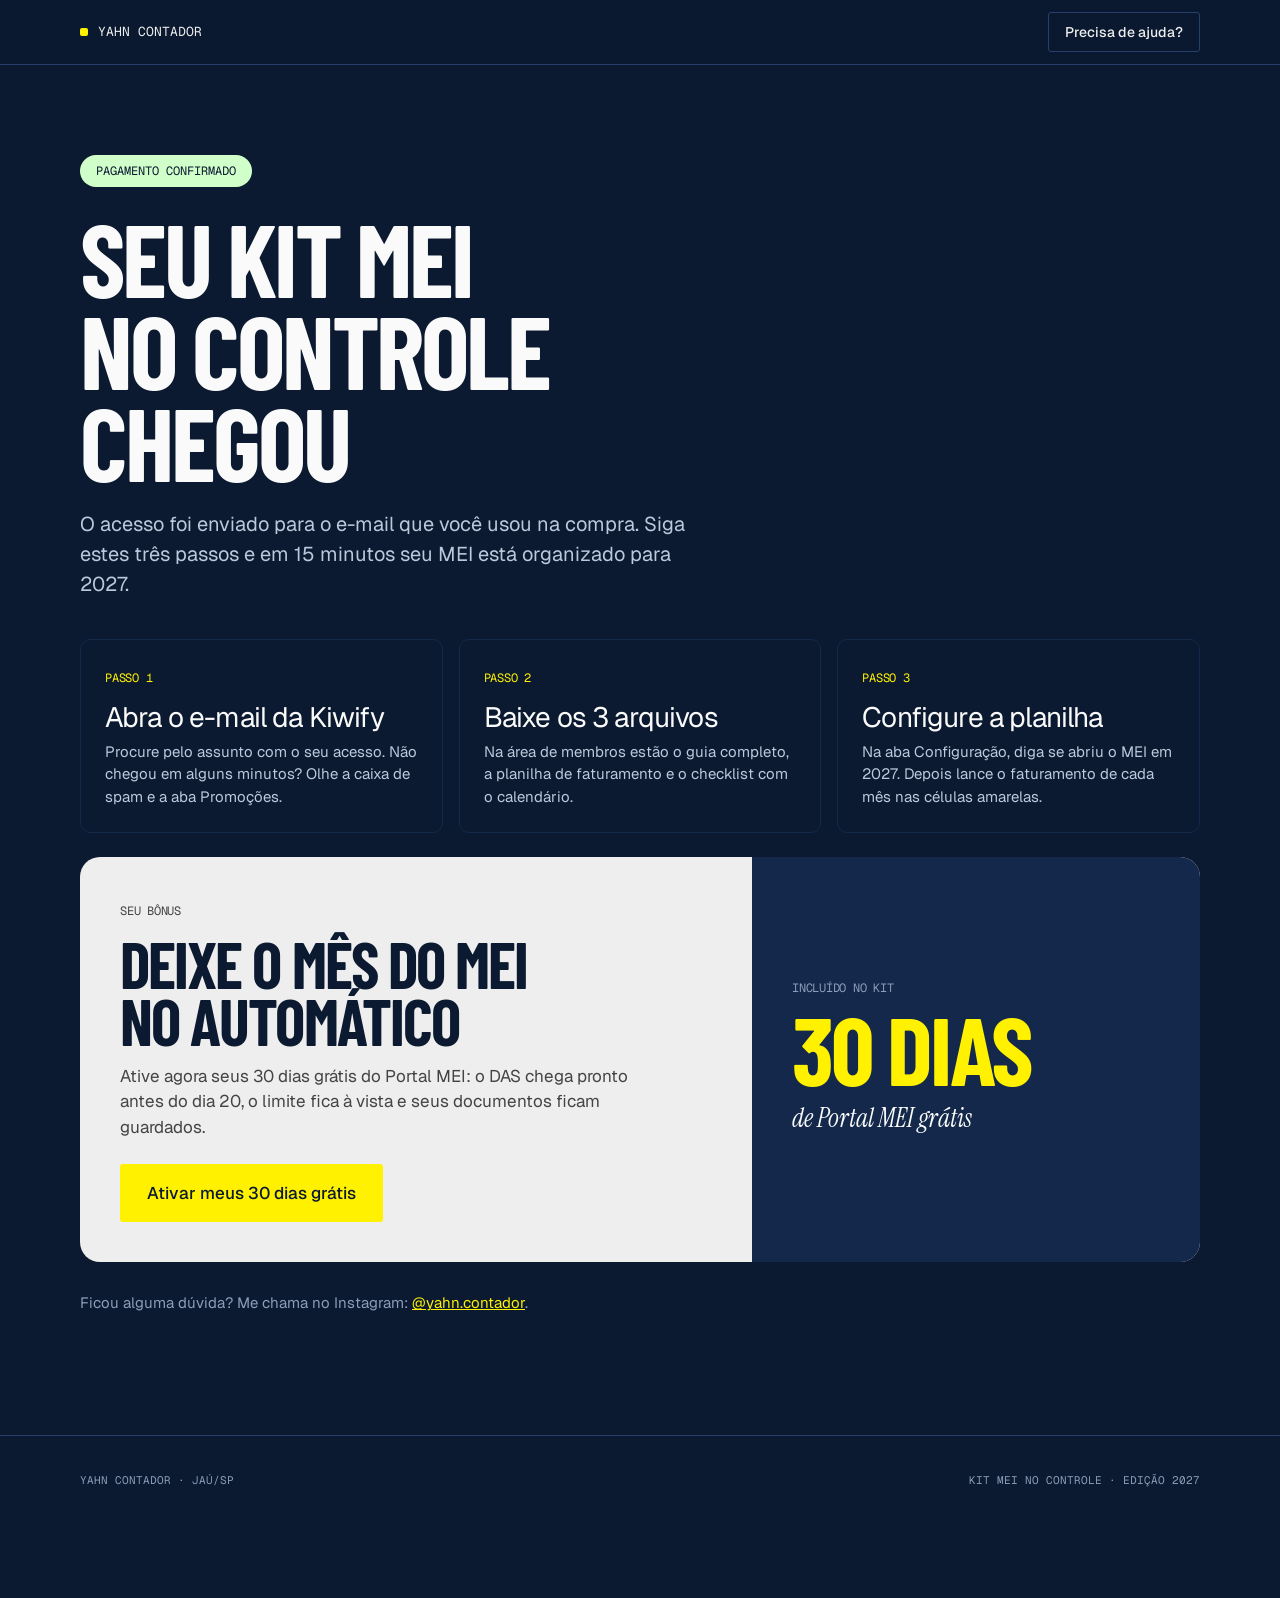
<file: kit/obrigado/index.html>
<!DOCTYPE html>
<html lang="pt-BR">
<head>
<meta charset="utf-8">
<meta name="viewport" content="width=device-width, initial-scale=1">
<title>Obrigado · Kit MEI no Controle 2027</title>
<meta name="robots" content="noindex">
<meta name="description" content="Guia completo, planilha de faturamento e checklist fiscal para manter o MEI em dia em 2027, já com o limite de R$ 110 mil. R$ 47, acesso imediato.">
<meta name="theme-color" content="#0B1A30">
<link rel="preconnect" href="https://fonts.googleapis.com">
<link rel="preconnect" href="https://fonts.gstatic.com" crossorigin>
<link href="https://fonts.googleapis.com/css2?family=Barlow+Condensed:wght@700&family=Geist:wght@400;500&family=Geist+Mono:wght@400&family=Instrument+Serif:ital@0;1&display=swap" rel="stylesheet">
<style>
:root{
  /* Mesmo sistema da plataforma Yahn Contador: marinho, faixas claras, amarelo só para comprar. */
  --canvas:#0B1A30; --lift:#13284A; --stroke:#25406A; --graphite:#3A5682; --muted:#8C9DBA; --stone:#BCC8DB;
  --bone:#EEEEEE; --chalk:#FAFAFA; --light:#E5E5E5; --card:#FFFFFF; --mist:#F3F3F3; --slate:#444444;
  --act:#FFF100; --mint:#D1FFCA; --green:#A0CA92; --orange:#EE6018;
  --display:"Barlow Condensed","Arial Narrow",Impact,sans-serif;
  --body:"Geist",Inter,system-ui,-apple-system,"Segoe UI",sans-serif;
  --mono:"Geist Mono",ui-monospace,Menlo,monospace;
  --serif:"Instrument Serif",Georgia,serif;
  --ease:cubic-bezier(.4,0,.2,1);
  color-scheme:dark;
}
*{box-sizing:border-box;margin:0;padding:0}
html{scroll-behavior:smooth}
body{background:var(--canvas);color:var(--bone);font-family:var(--body);font-size:17px;line-height:1.5;-webkit-font-smoothing:antialiased}
a{color:inherit}
img{max-width:100%;height:auto;display:block}
:focus-visible{outline:2px solid var(--act);outline-offset:3px;border-radius:4px}
.wrap{width:min(1120px,100% - 40px);margin-inline:auto}
.disp{font-family:var(--display);font-weight:700;text-transform:uppercase;line-height:.9;letter-spacing:-.03em;text-wrap:balance}
.mono{font-family:var(--mono);font-size:12px;line-height:1.3;letter-spacing:-.02em;text-transform:uppercase}
.serif{font-family:var(--serif);font-style:italic;font-weight:400}
.btn{display:inline-flex;align-items:center;justify-content:center;gap:10px;font:500 17px var(--body);text-decoration:none;padding:17px 26px;border-radius:3px;border:1px solid transparent;cursor:pointer;transition:background .18s var(--ease),border-color .18s var(--ease)}
.btn-act{background:var(--act);color:var(--canvas)}
.btn-act:hover{background:#fff766}
.btn-line{border-color:var(--stroke);color:var(--bone)}
.btn-line:hover{border-color:var(--bone)}
.light{background:var(--light);color:var(--canvas)}
.band{padding:110px 0}
.pulse{width:7px;height:7px;border-radius:50%;background:var(--orange);display:inline-block;animation:pulse 2s infinite}
@keyframes pulse{0%{box-shadow:0 0 0 0 rgba(238,96,24,.6)}70%{box-shadow:0 0 0 8px rgba(238,96,24,0)}100%{box-shadow:0 0 0 0 rgba(238,96,24,0)}}

/* topo */
.top{position:sticky;top:0;z-index:30;background:rgba(11,26,48,.9);backdrop-filter:blur(12px);border-bottom:1px solid var(--stroke)}
.top .wrap{display:flex;justify-content:space-between;align-items:center;height:64px;gap:16px}
.word{display:flex;align-items:center;gap:10px;text-decoration:none;font-family:var(--mono);font-size:13px;text-transform:uppercase}
.word i{width:8px;height:8px;background:var(--act);border-radius:2px}
.top .btn{padding:10px 16px;font-size:14px}

/* herói */
.hero{position:relative;overflow:hidden;padding:80px 0 100px}
.hero::before{content:"";position:absolute;inset:0;pointer-events:none;background-image:linear-gradient(rgba(140,157,186,.08) 1px,transparent 1px),linear-gradient(90deg,rgba(140,157,186,.08) 1px,transparent 1px);background-size:56px 56px;-webkit-mask-image:radial-gradient(80% 70% at 70% 40%,#000,transparent);mask-image:radial-gradient(80% 70% at 70% 40%,#000,transparent)}
.hero-in{position:relative;display:grid;grid-template-columns:1.05fr .95fr;gap:56px;align-items:center}
.tag{display:inline-flex;align-items:center;gap:10px;border:1px solid var(--stroke);background:rgba(19,40,74,.7);border-radius:999px;padding:7px 16px;font-size:14px;color:var(--stone);margin-bottom:26px}
.tag b{color:var(--act);font-weight:400}
.hero h1{font-size:clamp(54px,7.4vw,104px);color:var(--chalk)}
.hero .lead{font-size:20px;color:var(--stone);max-width:30em;margin:24px 0 32px}
.buyrow{display:flex;flex-wrap:wrap;align-items:center;gap:18px}
.priceline{font-size:15px;color:var(--muted)}
.priceline b{color:var(--chalk);font-weight:500;font-size:22px;letter-spacing:-.02em}
.trust{display:flex;flex-wrap:wrap;gap:22px;margin-top:30px;font-family:var(--mono);font-size:12px;text-transform:uppercase;color:var(--muted)}
.trust span{display:flex;align-items:center;gap:8px}
.trust i{width:6px;height:6px;border-radius:1px;background:var(--green)}
.stack{position:relative;height:520px}
.stack img{position:absolute;width:290px;border-radius:10px;box-shadow:0 24px 60px rgba(0,0,0,.35),0 4px 12px rgba(0,0,0,.2)}
.stack .a{left:4%;top:40px;transform:rotate(-8deg);opacity:.85}
.stack .b{right:2%;top:10px;transform:rotate(6deg);opacity:.9}
.stack .c{left:22%;top:80px;transform:rotate(-1deg);z-index:2;animation:float 7s ease-in-out infinite}
@keyframes float{0%,100%{transform:rotate(-1deg) translateY(0)}50%{transform:rotate(0deg) translateY(-10px)}}
.sheet-chip{position:absolute;right:0;bottom:30px;z-index:3;background:var(--chalk);color:var(--canvas);border-radius:12px;padding:14px 16px;width:250px;box-shadow:0 24px 60px rgba(0,0,0,.35)}
.sheet-chip .mono{color:var(--slate)}
.sheet-chip .v{font-size:28px;letter-spacing:-.03em;margin:4px 0}
.meter{height:8px;background:var(--mist);border-radius:4px;overflow:hidden;margin:8px 0 6px}
.meter b{display:block;height:100%;width:42%;background:var(--canvas);border-radius:4px}
.ok{display:inline-block;font-family:var(--mono);font-size:11px;background:var(--mint);padding:2px 8px;border-radius:4px}
@media (max-width:920px){.hero-in{grid-template-columns:1fr}.stack{height:420px;max-width:440px;margin:0 auto;width:100%}.stack img{width:220px}.sheet-chip{width:210px}}

/* dores */
.head{display:grid;grid-template-columns:1.2fr .8fr;gap:40px;align-items:end;margin-bottom:44px}
.head h2{font-size:clamp(48px,6.4vw,92px)}
.head p{font-size:18px;color:var(--slate);max-width:30em}
.band:not(.light) .head p{color:var(--stone)}
.head .mono{display:block;margin-bottom:16px;color:var(--slate)}
.band:not(.light) .head .mono{color:var(--muted)}
@media (max-width:860px){.head{grid-template-columns:1fr;gap:14px}}
.pains{display:grid;grid-template-columns:repeat(3,1fr);gap:16px}
.pain{background:var(--card);border-radius:24px;padding:28px}
.pain .mono{color:var(--orange)}
.pain h3{font-size:28px;font-weight:400;letter-spacing:-.03em;line-height:1.1;margin:12px 0 10px}
.pain p{color:var(--slate);font-size:15px}
@media (max-width:860px){.pains{grid-template-columns:1fr}}

/* conteúdo do kit */
.items{display:grid;gap:20px}
.item{display:grid;grid-template-columns:1fr 1fr;gap:0;border:1px solid var(--lift);border-radius:20px;overflow:hidden}
.item:nth-child(even) .pic{order:2}
.pic{background:var(--lift);display:flex;align-items:center;justify-content:center;gap:14px;padding:34px;min-height:340px;overflow:hidden}
.pic img{width:44%;border-radius:8px;box-shadow:0 18px 40px rgba(0,0,0,.35)}
.pic img:nth-child(2){transform:translateY(24px)}
.txt{padding:40px}
.txt .mono{color:var(--act)}
.txt h3{font-size:clamp(34px,3.6vw,48px);margin:12px 0 14px;color:var(--chalk)}
.txt p{color:var(--stone);margin-bottom:16px}
.ticks{list-style:none;display:grid;gap:10px}
.ticks li{display:flex;gap:12px}
.ticks li::before{content:"";flex:none;width:16px;height:16px;margin-top:4px;border-radius:4px;background:var(--act) url("data:image/svg+xml,%3Csvg xmlns='http://www.w3.org/2000/svg' viewBox='0 0 16 16'%3E%3Cpath d='M4 8.3l2.6 2.6L12 5.4' stroke='%230B1A30' stroke-width='2' fill='none' stroke-linecap='round' stroke-linejoin='round'/%3E%3C/svg%3E")}
@media (max-width:860px){.item{grid-template-columns:1fr}.item:nth-child(even) .pic{order:0}.pic{min-height:260px}.txt{padding:28px}}

/* planilha simulada */
.sheet{background:var(--chalk);color:var(--canvas);border-radius:12px;width:100%;max-width:420px;overflow:hidden;font-size:13px;box-shadow:0 18px 40px rgba(0,0,0,.35)}
.sheet .bar{display:flex;gap:6px;padding:10px 12px;background:var(--mist)}
.sheet .bar i{width:9px;height:9px;border-radius:50%;background:var(--light)}
.sheet table{width:100%;border-collapse:collapse;font-variant-numeric:tabular-nums}
.sheet th{background:var(--canvas);color:#fff;font-weight:400;font-family:var(--mono);font-size:10px;text-transform:uppercase;padding:7px 8px;text-align:left}
.sheet td{padding:7px 8px;border-bottom:1px solid var(--light)}
.st{font-family:var(--mono);font-size:10px;padding:2px 6px;border-radius:3px;background:var(--mint)}
.st.w{background:#FFF4B8}

/* simulador */
.sim{display:grid;grid-template-columns:1fr 1fr;gap:20px;align-items:stretch}
.sim-in{background:var(--card);border-radius:24px;padding:32px}
.sim-in label{display:block;font-weight:500;margin-bottom:10px}
.field{display:flex;align-items:center;border:1px solid var(--slate);border-radius:6px;overflow:hidden;background:#fff}
.field span{padding:0 14px;color:var(--slate);font-family:var(--mono)}
.field input{flex:1;border:0;font:400 28px var(--body);letter-spacing:-.02em;padding:12px 12px 12px 0;color:var(--canvas);width:100%;background:transparent}
.field input:focus{outline:none}
.field:focus-within{outline:2px solid var(--canvas);outline-offset:2px}
.sim-in .hint{font-size:14px;color:var(--slate);margin-top:10px}
.months{display:flex;gap:6px;flex-wrap:wrap;margin-top:18px}
.months button{font:500 14px var(--body);padding:8px 12px;border-radius:999px;border:1px solid var(--ash,#c6c6c6);background:transparent;color:var(--slate);cursor:pointer}
.months button[aria-pressed="true"]{background:var(--canvas);color:#fff;border-color:var(--canvas)}
.sim-out{background:var(--canvas);color:var(--bone);border-radius:24px;padding:32px;display:flex;flex-direction:column;gap:14px}
.sim-out .mono{color:var(--muted)}
.sim-out .big{font-size:52px;letter-spacing:-.03em;line-height:1;color:var(--chalk);font-variant-numeric:tabular-nums}
.sim-out .meter{background:var(--lift);height:10px}
.sim-out .meter b{background:var(--green);transition:width .3s var(--ease),background .3s var(--ease)}
.verdict{font-size:18px;line-height:1.4}
.verdict b{font-weight:500}
@media (max-width:860px){.sim{grid-template-columns:1fr}}

/* autor */
.author{display:grid;grid-template-columns:auto 1fr;gap:40px;align-items:center}
.avatar{width:160px;height:160px;border-radius:24px;background:var(--act);color:var(--canvas);display:grid;place-items:center;font-family:var(--display);font-weight:700;font-size:72px}
.author h2{font-size:clamp(44px,5vw,72px);color:var(--chalk)}
.author p{color:var(--stone);max-width:40em;margin-top:14px}
.author blockquote{font-family:var(--serif);font-style:italic;font-size:28px;color:var(--chalk);margin-top:18px}
@media (max-width:760px){.author{grid-template-columns:1fr}.avatar{width:110px;height:110px;font-size:48px}}

/* oferta */
.offer{display:grid;grid-template-columns:1.1fr .9fr;background:var(--card);color:var(--canvas);border-radius:32px;overflow:hidden}
.offer-l{padding:44px}
.offer-l h2{font-size:clamp(48px,5.6vw,80px);margin:12px 0 22px}
.offer-l .mono{color:var(--slate)}
.list{list-style:none;display:grid;gap:0;border-top:1px solid var(--light)}
.list li{display:flex;justify-content:space-between;gap:16px;padding:14px 0;border-bottom:1px solid var(--light)}
.list li span:last-child{font-family:var(--mono);font-size:12px;text-transform:uppercase;color:var(--slate);white-space:nowrap}
.offer-r{background:var(--canvas);color:var(--bone);padding:44px;display:flex;flex-direction:column;justify-content:center;gap:18px}
.offer-r .mono{color:var(--muted)}
.offer-r .p{font-family:var(--display);font-weight:700;font-size:120px;line-height:.85;color:var(--chalk);letter-spacing:-.03em}
.offer-r .p small{font-size:40px;vertical-align:top;margin-right:6px}
.offer-r .sub{color:var(--stone)}
.offer-r .btn{width:100%;font-size:19px;padding:20px}
.guarantee{display:flex;gap:14px;align-items:flex-start;border-top:1px solid var(--stroke);padding-top:18px;color:var(--stone);font-size:15px}
.guarantee svg{flex:none}
@media (max-width:860px){.offer{grid-template-columns:1fr}.offer-l,.offer-r{padding:30px}.offer-r .p{font-size:96px}}

/* faq */
.faq-grid{display:grid;grid-template-columns:.8fr 1.2fr;gap:50px;align-items:start}
.faq-grid h2{font-size:clamp(48px,6vw,84px)}
.faq details{border-bottom:1px solid #c6c6c6;padding:22px 0}
.faq summary{cursor:pointer;font-size:24px;letter-spacing:-.03em;line-height:1.2;list-style:none;display:flex;justify-content:space-between;gap:16px}
.faq summary::-webkit-details-marker{display:none}
.faq summary::after{content:"+";font-family:var(--mono);font-size:20px;transition:transform .2s var(--ease)}
.faq details[open] summary::after{transform:rotate(45deg)}
.faq p{color:var(--slate);margin-top:10px;max-width:42em}
@media (max-width:900px){.faq-grid{grid-template-columns:1fr;gap:20px}}

.final{text-align:left;padding:110px 0 140px}
.final h2{font-size:clamp(56px,8vw,120px);color:var(--chalk);max-width:12ch}
.final p{color:var(--stone);font-size:19px;margin:22px 0 30px;max-width:32em}
footer{border-top:1px solid var(--stroke);padding:36px 0 110px;font-family:var(--mono);font-size:11px;text-transform:uppercase;color:var(--muted)}
footer .wrap{display:flex;justify-content:space-between;flex-wrap:wrap;gap:12px}
footer a{color:var(--stone)}

.sticky{position:fixed;left:10px;right:10px;bottom:10px;z-index:40;display:none;align-items:center;justify-content:space-between;gap:12px;background:rgba(19,40,74,.96);backdrop-filter:blur(12px);border:1px solid var(--stroke);border-radius:999px;padding:8px 8px 8px 20px;box-shadow:0 8px 32px rgba(0,0,0,.25);transform:translateY(160%);transition:transform .3s var(--ease)}
.sticky.on{transform:none}
.sticky span{font-size:14px}.sticky span b{font-weight:500;color:var(--chalk)}
.sticky .btn{padding:12px 18px;font-size:15px;border-radius:999px}
@media (max-width:760px){.sticky{display:flex}.band{padding:72px 0}.hero{padding:48px 0 64px}.buyrow .btn{width:100%}}
@media (prefers-reduced-motion:reduce){*{animation:none!important;transition:none!important;scroll-behavior:auto!important}}

.ty{padding:90px 0 120px}
.ty h1{font-size:clamp(56px,8vw,112px);color:var(--chalk);max-width:13ch}
.ty .lead{font-size:20px;color:var(--stone);max-width:32em;margin:22px 0 40px}
.ok-badge{display:inline-flex;align-items:center;gap:10px;background:var(--mint);color:var(--canvas);border-radius:999px;padding:7px 16px;font-family:var(--mono);font-size:12px;text-transform:uppercase;margin-bottom:24px}
.steps{display:grid;grid-template-columns:repeat(3,1fr);gap:16px;margin-bottom:24px}
.stp{border:1px solid var(--lift);border-radius:10px;padding:24px}
.stp .mono{color:var(--act)}
.stp h3{font-size:28px;font-weight:400;letter-spacing:-.03em;line-height:1.1;margin:12px 0 8px;color:var(--chalk)}
.stp p{color:var(--stone);font-size:15px}
.portal{display:grid;grid-template-columns:1.2fr .8fr;background:var(--bone);color:var(--canvas);border-radius:20px;overflow:hidden}
.portal .l{padding:40px}
.portal .l .mono{color:var(--slate)}
.portal h2{font-size:clamp(44px,5vw,72px);margin:12px 0 14px}
.portal p{color:var(--slate);margin-bottom:24px;max-width:30em}
.portal .r{background:var(--lift);display:flex;flex-direction:column;align-items:flex-start;justify-content:center;padding:40px;gap:8px}
.portal .r .disp{font-size:96px;color:var(--act)}
.portal .r .serif{font-size:26px;color:var(--chalk)}
.help{margin-top:30px;color:var(--muted);font-size:15px}
.help a{color:var(--act)}
@media (max-width:860px){.steps{grid-template-columns:1fr}.portal{grid-template-columns:1fr}.portal .l,.portal .r{padding:28px}}
</style>
</head>
<body>
<header class="top"><div class="wrap">
  <a class="word" href="https://ytorricelli-lab.github.io/hub-yahn-contador/"><i></i>Yahn Contador</a>
  <a class="btn btn-line" href="https://instagram.com/yahn.contador" style="padding:10px 16px;font-size:14px">Precisa de ajuda?</a>
</div></header>
<main class="ty"><div class="wrap">
  <span class="ok-badge">Pagamento confirmado</span>
  <h1 class="disp">Seu Kit MEI no Controle chegou</h1>
  <p class="lead">O acesso foi enviado para o e-mail que você usou na compra. Siga estes três passos e em 15 minutos seu MEI está organizado para 2027.</p>
  <div class="steps">
    <div class="stp"><span class="mono">Passo 1</span><h3>Abra o e-mail da Kiwify</h3><p>Procure pelo assunto com o seu acesso. Não chegou em alguns minutos? Olhe a caixa de spam e a aba Promoções.</p></div>
    <div class="stp"><span class="mono">Passo 2</span><h3>Baixe os 3 arquivos</h3><p>Na área de membros estão o guia completo, a planilha de faturamento e o checklist com o calendário.</p></div>
    <div class="stp"><span class="mono">Passo 3</span><h3>Configure a planilha</h3><p>Na aba Configuração, diga se abriu o MEI em 2027. Depois lance o faturamento de cada mês nas células amarelas.</p></div>
  </div>
  <div class="portal">
    <div class="l"><span class="mono">Seu bônus</span><h2 class="disp">Deixe o mês do MEI no automático</h2><p>Ative agora seus 30 dias grátis do Portal MEI: o DAS chega pronto antes do dia 20, o limite fica à vista e seus documentos ficam guardados.</p><a class="btn btn-act" href="https://portal-mei.app">Ativar meus 30 dias grátis</a></div>
    <div class="r"><span class="mono" style="color:var(--muted)">Incluído no kit</span><span class="disp">30 dias</span><span class="serif">de Portal MEI grátis</span></div>
  </div>
  <p class="help">Ficou alguma dúvida? Me chama no Instagram: <a href="https://instagram.com/yahn.contador">@yahn.contador</a>.</p>
</div></main>
<footer><div class="wrap"><span>Yahn Contador · Jaú/SP</span><span>Kit MEI no Controle · edição 2027</span></div></footer>
</body>
</html>
</file>
